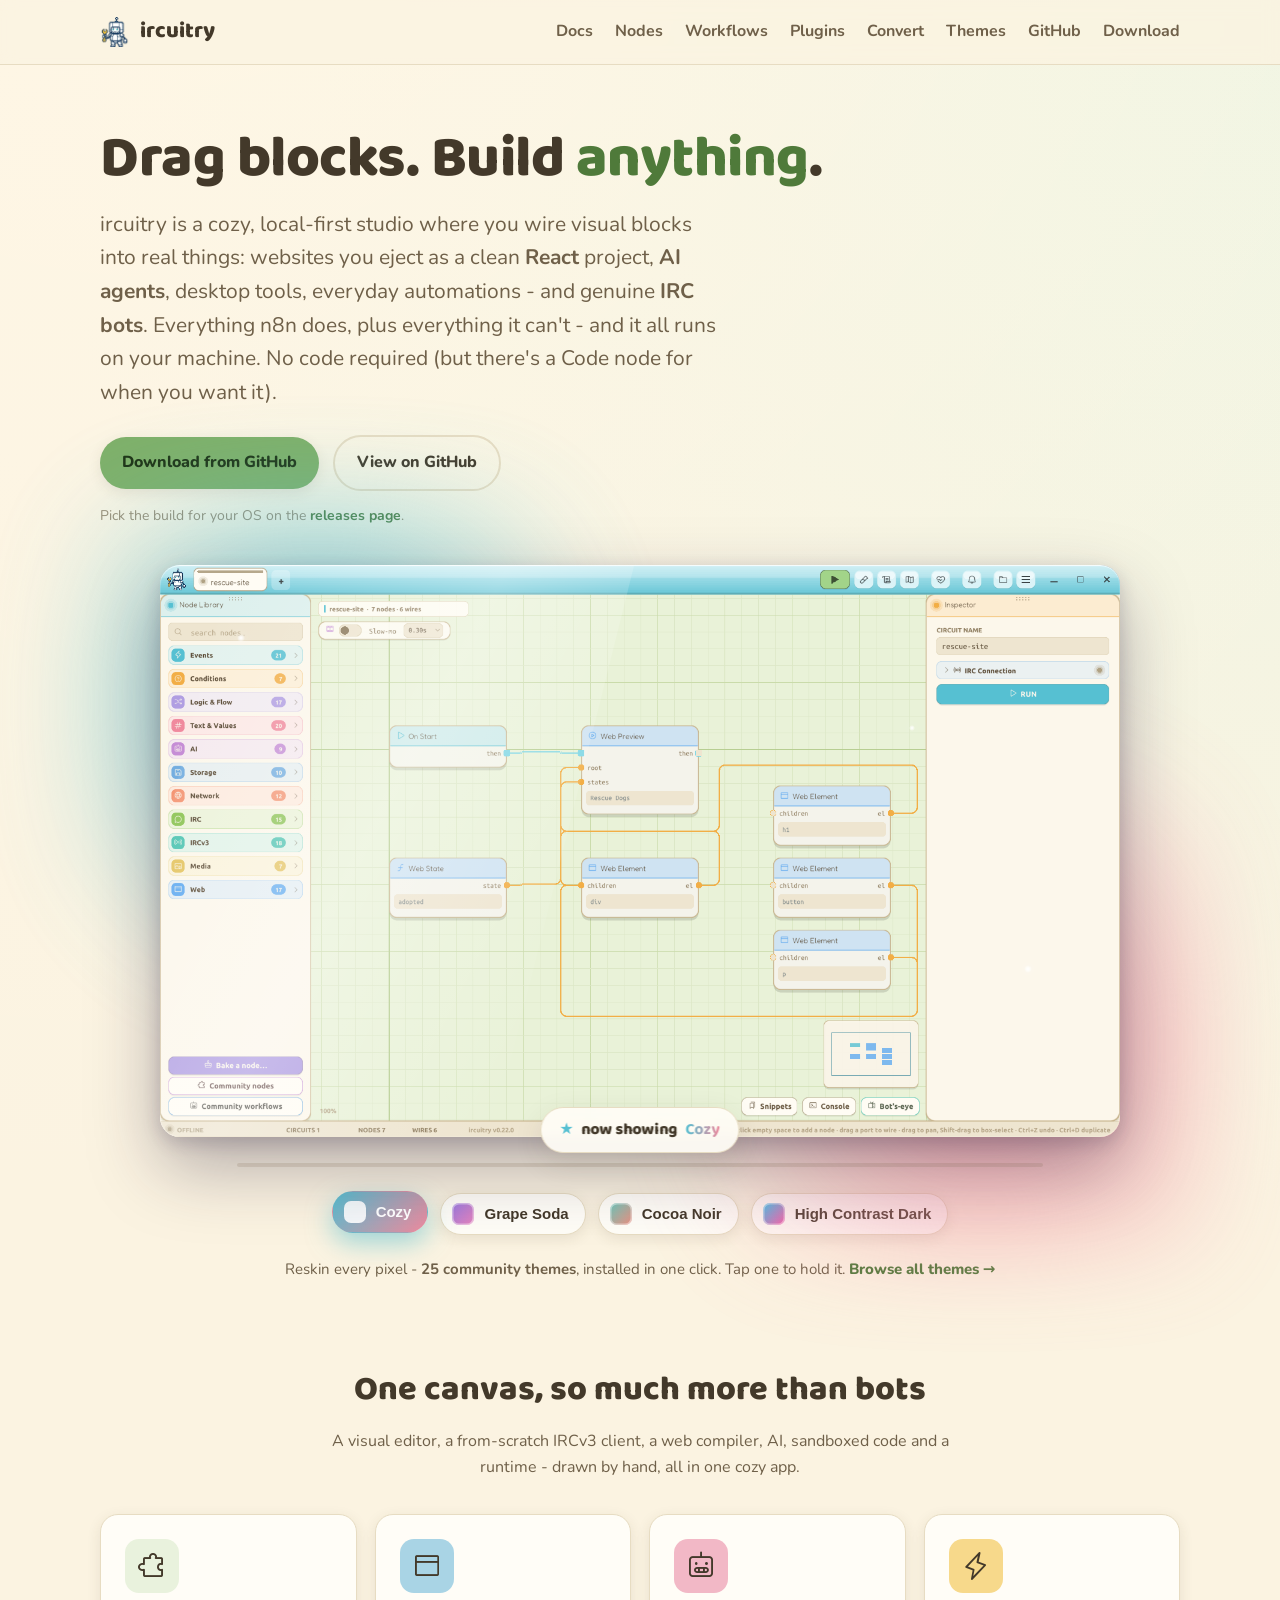
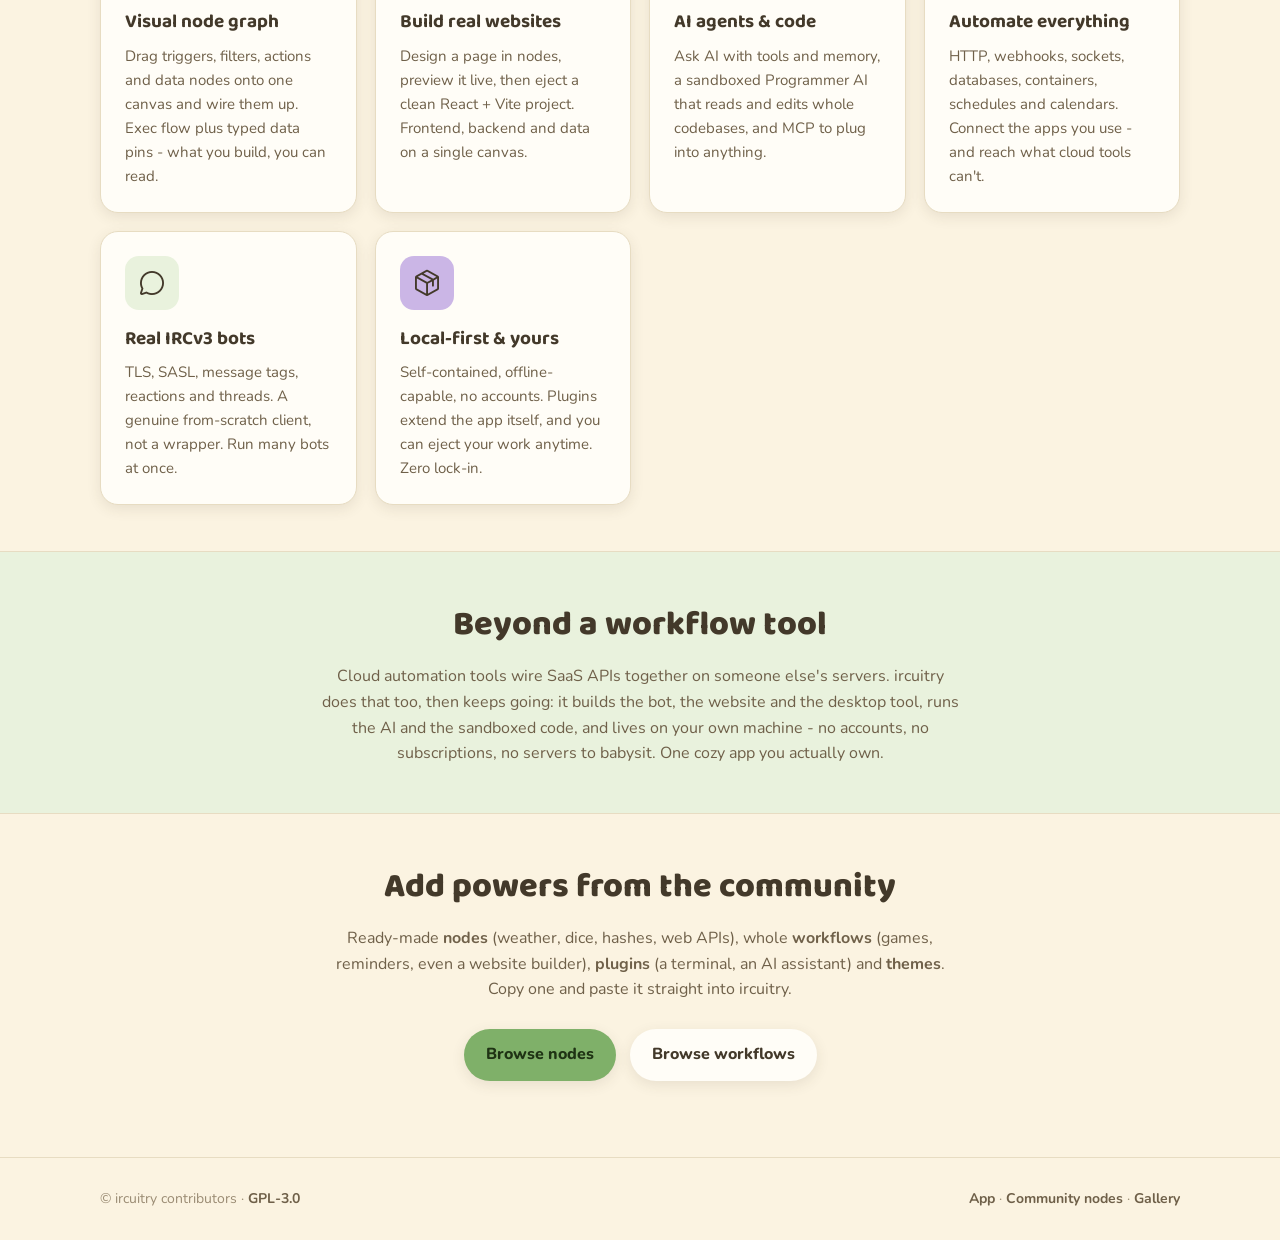
<file: index.html>
<!DOCTYPE html>
<html lang="en">
<head>
  <meta charset="utf-8">
  <meta name="viewport" content="width=device-width, initial-scale=1">
  <title data-zh="ircuitry - 用积木构建网站、AI、自动化与机器人">ircuitry - build sites, agents, automations and bots</title>
  <meta name="description" data-zh="ircuitry 是一个温馨的本地优先可视化工作室。用积木连接出真正的网站（可导出为 React）、AI 智能体、日常自动化，也包括 IRC 机器人，n8n 能做的它都能做，而且更多，全部在你的设备上运行。免费开源。" content="ircuitry is a cozy, local-first visual studio. Wire blocks into real websites you eject as React, AI agents, everyday automations - and IRC bots too. Everything n8n does and more, all on your machine. Free and open source.">
  <link rel="icon" type="image/png" href="assets/favicon.png">
  <meta property="og:title" content="ircuitry - build sites, agents, automations and bots">
  <meta property="og:description" content="A cozy, local-first visual studio. Wire blocks into websites, AI agents, automations and bots. Everything n8n does and more. Free and open source.">
  <meta property="og:image" content="assets/theme-cozy.png">
  <meta property="og:type" content="website">
  <link rel="preconnect" href="https://fonts.googleapis.com">
  <link rel="preconnect" href="https://fonts.gstatic.com" crossorigin>
  <link href="https://fonts.googleapis.com/css2?family=Baloo+2:wght@600;700;800&family=Nunito:wght@400;600;700;800&display=swap" rel="stylesheet">
  <link rel="stylesheet" href="assets/phosphor.css">
  <link rel="stylesheet" href="assets/style.css?v=22">
  <script src="assets/i18n.js?v=2"></script>
</head>
<body>
  <nav class="nav">
    <div class="wrap">
      <a class="brand" href="./"><img src="assets/icon-256.png" alt=""> ircuitry</a>
      <div class="links">
        <a href="docs.html" data-zh="文档">Docs</a><a href="nodes.html" data-zh="节点">Nodes</a>
        <a href="workflows.html" data-zh="工作流">Workflows</a><a href="plugins.html" data-zh="插件">Plugins</a><a href="convert.html" data-zh="转换">Convert</a><a href="themes.html" data-zh="主题">Themes</a>
        <a class="hide-sm" href="https://github.com/ircuitry/ircuitry">GitHub</a>
        <a class="hide-sm" href="https://github.com/ircuitry/ircuitry/releases/latest" data-zh="下载">Download</a>
      </div>
    </div>
  </nav>

  <header class="hero">
    <div class="wrap">
      <h1 data-zh="拖拽积木，构建<span class='leaf'>一切</span>。">Drag blocks. Build <span class="leaf">anything</span>.</h1>
      <p class="lead" data-zh="ircuitry 是一个温馨的本地优先工作室，你用可视化积木连接出真实的东西：可导出为干净 <b>React</b> 项目的网站、<b>AI 智能体</b>、桌面工具、日常自动化，以及真正的 <b>IRC 机器人</b>。n8n 能做的它都能做，它做不到的也能做，而且全部在你的设备上运行。无需写代码（需要时也有代码节点）。">
        ircuitry is a cozy, local-first studio where you wire visual blocks into real things:
        websites you eject as a clean <b>React</b> project, <b>AI agents</b>, desktop tools, everyday
        automations - and genuine <b>IRC bots</b>. Everything n8n does, plus everything it can't - and it
        all runs on your machine. No code required (but there's a Code node for when you want it).
      </p>
      <div class="btn-row" id="download">
        <a class="btn primary" href="https://github.com/ircuitry/ircuitry/releases/latest" data-zh="下载">Download</a>
        <a class="btn ghost" href="https://github.com/ircuitry/ircuitry" data-zh="在 GitHub 查看">View on GitHub</a>
      </div>
      <p class="altlinks" id="dl-extra" data-zh="免费开源（GPLv3）。自包含，无需云端，无锁定。">Free and open source (GPLv3). Self-contained, no cloud, no lock-in.</p>

      <div class="tv" id="tv">
        <div class="tv-stage" id="tvStage">
          <div class="tv-glow" aria-hidden="true"></div>
          <div class="tv-frame">
            <div class="tv-screens" id="tvScreens"></div>
            <div class="tv-sheen" aria-hidden="true"></div>
            <div class="tv-spark s1"></div><div class="tv-spark s2"></div><div class="tv-spark s3"></div>
          </div>
          <div class="tv-badge"><span class="star">&#9733;</span> <span data-zh="正在展示">now showing</span> <b id="tvName">Cozy</b></div>
          <div class="tv-bar"><i id="tvBar"></i></div>
        </div>
        <div class="tv-chips" id="tvChips"></div>
        <p class="tv-cap" data-zh="重塑每一个像素 - <b>25 款社区主题</b>，一键安装。点一下即可定住。<a href='themes.html'>浏览全部主题 &rarr;</a>">Reskin every pixel - <b>25 community themes</b>, installed in one click. Tap one to hold it. <a href="themes.html">Browse all themes &rarr;</a></p>
      </div>
    </div>
  </header>

  <section>
    <div class="wrap">
      <h2 class="section-title" data-zh="一块画布，远不止机器人">One canvas, so much more than bots</h2>
      <p class="section-sub" data-zh="可视化编辑器、从零写就的 IRCv3 客户端、网页编译器、AI、沙盒代码和运行时 - 全部手工打造，集于一个温馨的应用。">A visual editor, a from-scratch IRCv3 client, a web compiler, AI, sandboxed code and a runtime - drawn by hand, all in one cozy app.</p>
      <div class="features">
        <div class="feature"><div class="ic c-leaf"><i class="ph ph-puzzle-piece"></i></div><h3 data-zh="可视化节点图">Visual node graph</h3><p data-zh="把触发器、过滤器、动作和数据节点拖到一块画布上连起来。执行流加上带类型的数据引脚 - 你搭建的东西，自己就能读懂。">Drag triggers, filters, actions and data nodes onto one canvas and wire them up. Exec flow plus typed data pins - what you build, you can read.</p></div>
        <div class="feature"><div class="ic c-blue"><i class="ph ph-browser"></i></div><h3 data-zh="构建真实网站">Build real websites</h3><p data-zh="用节点设计页面，实时预览，再导出为干净的 React + Vite 项目。前端、后端和数据，都在同一块画布上。">Design a page in nodes, preview it live, then eject a clean React + Vite project. Frontend, backend and data on a single canvas.</p></div>
        <div class="feature"><div class="ic c-pink"><i class="ph ph-robot"></i></div><h3 data-zh="AI 智能体与代码">AI agents &amp; code</h3><p data-zh="带工具和记忆的 Ask AI、能读写整个代码库的沙盒程序员 AI，以及可接入任何东西的 MCP。">Ask AI with tools and memory, a sandboxed Programmer AI that reads and edits whole codebases, and MCP to plug into anything.</p></div>
        <div class="feature"><div class="ic c-yellow"><i class="ph ph-lightning"></i></div><h3 data-zh="自动化一切">Automate everything</h3><p data-zh="HTTP、webhook、套接字、数据库、容器、定时任务和日历。连接你在用的应用 - 也能触及云端工具够不到的地方。">HTTP, webhooks, sockets, databases, containers, schedules and calendars. Connect the apps you use - and reach what cloud tools can't.</p></div>
        <div class="feature"><div class="ic c-leaf"><i class="ph ph-chat-circle"></i></div><h3 data-zh="真正的 IRCv3 机器人">Real IRCv3 bots</h3><p data-zh="TLS、SASL、消息标签、表情反应和线程回复。一个从零写就的真正客户端，不是套壳。可同时运行多个机器人。">TLS, SASL, message tags, reactions and threads. A genuine from-scratch client, not a wrapper. Run many bots at once.</p></div>
        <div class="feature"><div class="ic c-lilac"><i class="ph ph-package"></i></div><h3 data-zh="本地优先，归你所有">Local-first &amp; yours</h3><p data-zh="自包含、可离线、无需账户。插件能扩展应用本身，你也能随时导出自己的成果。零锁定。">Self-contained, offline-capable, no accounts. Plugins extend the app itself, and you can eject your work anytime. Zero lock-in.</p></div>
      </div>
    </div>
  </section>

  <section class="band">
    <div class="wrap" style="text-align:center; max-width:760px;">
      <h2 class="section-title" data-zh="不只是工作流工具">Beyond a workflow tool</h2>
      <p class="section-sub" data-zh="云端自动化工具在别人的服务器上把各种 SaaS API 连接起来。ircuitry 也能做到，然后更进一步：它能构建机器人、网站和桌面工具，运行 AI 和沙盒代码，而且就在你自己的设备上运行 - 无需账户、无需订阅、无需照看服务器。一个真正属于你的温馨应用。">
        Cloud automation tools wire SaaS APIs together on someone else's servers. ircuitry does that too,
        then keeps going: it builds the bot, the website and the desktop tool, runs the AI and the
        sandboxed code, and lives on your own machine - no accounts, no subscriptions, no servers to
        babysit. One cozy app you actually own.
      </p>
    </div>
  </section>

  <section>
    <div class="wrap" style="text-align:center;">
      <h2 class="section-title" data-zh="从社区获得更多能力">Add powers from the community</h2>
      <p class="section-sub" style="margin-bottom:26px;" data-zh="现成的<b>节点</b>（天气、骰子、哈希、网络 API）、整套<b>工作流</b>（游戏、提醒，甚至一个网站生成器）、<b>插件</b>（终端、AI 助手）和<b>主题</b>。复制一个，直接粘贴进 ircuitry。">
        Ready-made <b>nodes</b> (weather, dice, hashes, web APIs), whole <b>workflows</b> (games,
        reminders, even a website builder), <b>plugins</b> (a terminal, an AI assistant) and <b>themes</b>.
        Copy one and paste it straight into ircuitry.
      </p>
      <div class="btn-row" style="justify-content:center;">
        <a class="btn primary" href="nodes.html" data-zh="浏览节点">Browse nodes</a>
        <a class="btn" href="workflows.html" data-zh="浏览工作流">Browse workflows</a>
      </div>
    </div>
  </section>

  <footer>
    <div class="wrap">
      <span>© ircuitry contributors · <a href="https://github.com/ircuitry/ircuitry/blob/main/LICENSE">GPL-3.0</a></span>
      <span>
        <a href="https://github.com/ircuitry/ircuitry" data-zh="应用">App</a> ·
        <a href="https://github.com/ircuitry/community-nodes" data-zh="社区节点">Community nodes</a> ·
        <a href="nodes.html" data-zh="作品集">Gallery</a>
      </span>
    </div>
  </footer>

  <div class="toast" id="toast"></div>
  <script src="assets/app.js?v=26"></script>
</body>
</html>
</file>
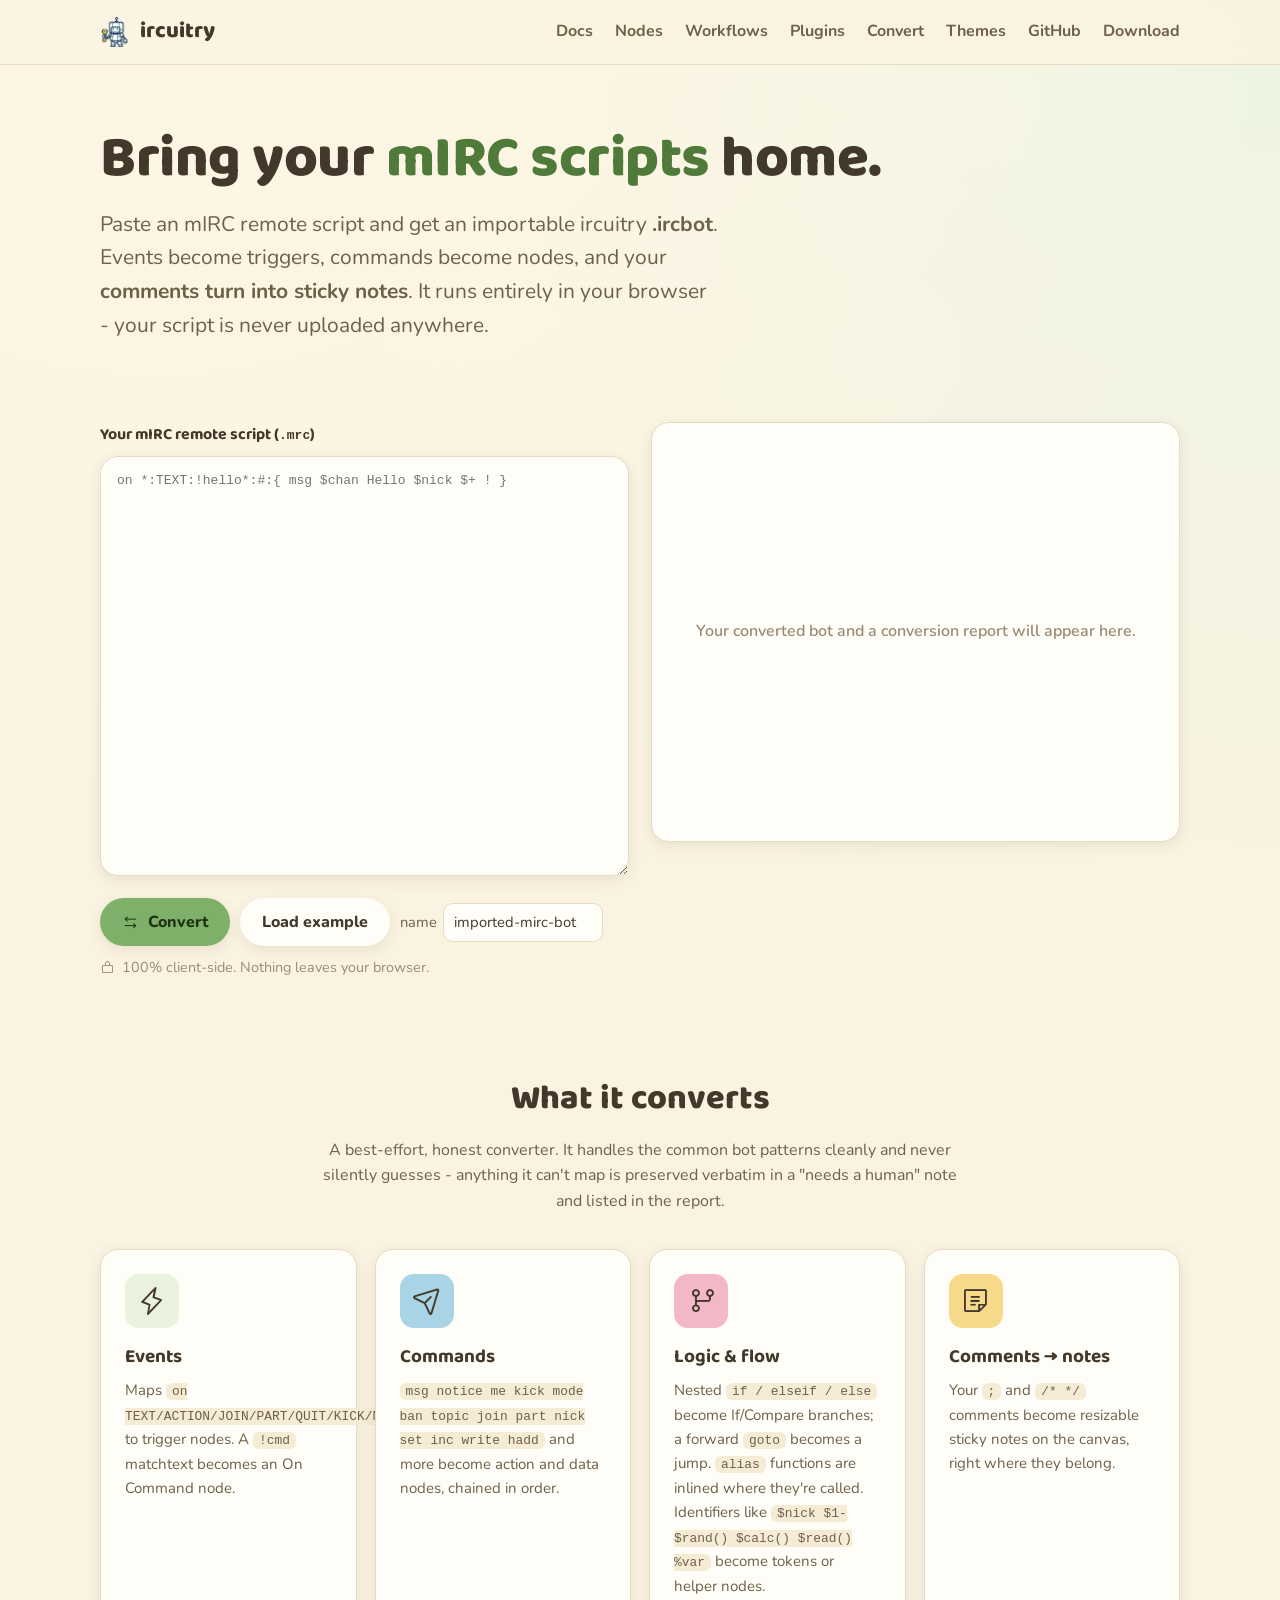
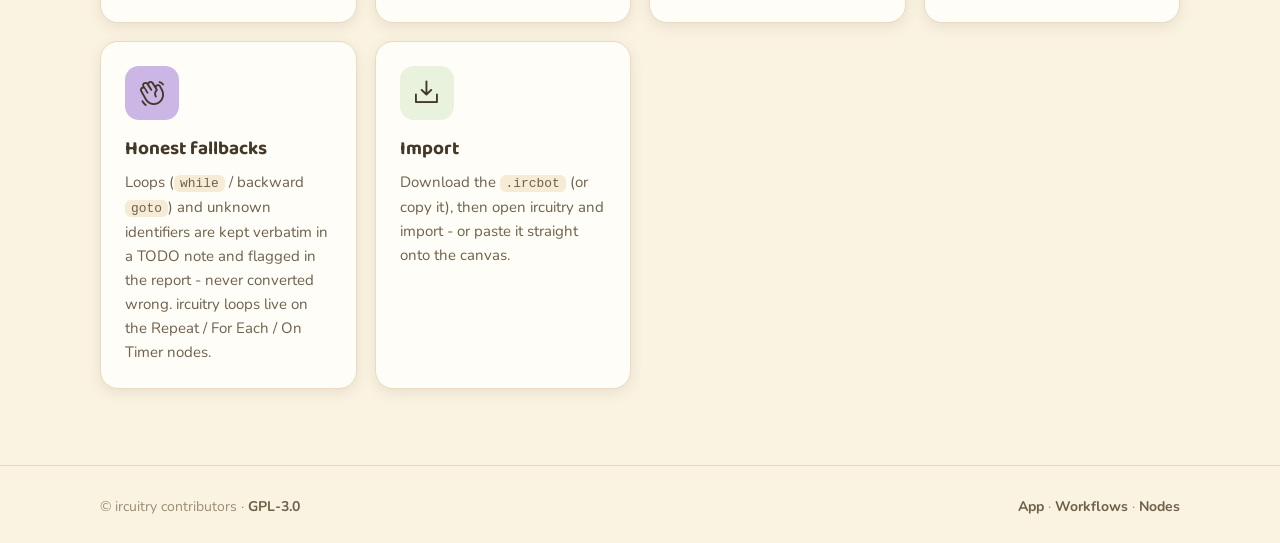
<file: convert.html>
<!DOCTYPE html>
<html lang="en">
<head>
  <meta charset="utf-8">
  <meta name="viewport" content="width=device-width, initial-scale=1">
  <title data-zh="ircuitry - mIRC 脚本转换器">ircuitry - mIRC script converter</title>
  <meta name="description" content="Paste an mIRC remote script and get an importable ircuitry .ircbot file. Comments become sticky notes. Runs entirely in your browser - nothing is uploaded.">
  <link rel="icon" type="image/png" href="assets/favicon.png">
  <meta property="og:title" content="ircuitry - mIRC script converter">
  <meta property="og:description" content="Turn an mIRC remote script into an importable ircuitry bot, in your browser.">
  <meta property="og:image" content="assets/theme-cozy.png">
  <link rel="preconnect" href="https://fonts.googleapis.com">
  <link rel="preconnect" href="https://fonts.gstatic.com" crossorigin>
  <link href="https://fonts.googleapis.com/css2?family=Baloo+2:wght@600;700;800&family=Nunito:wght@400;600;700;800&display=swap" rel="stylesheet">
  <link rel="stylesheet" href="assets/phosphor.css">
  <link rel="stylesheet" href="assets/style.css?v=22">
  <style>
    .conv-grid { display:grid; grid-template-columns:1fr 1fr; gap:22px; align-items:start; }
    @media (max-width:820px){ .conv-grid{ grid-template-columns:1fr; } }
    .conv label { display:block; font-family:var(--font-head); font-weight:700; color:var(--ink); margin:0 0 8px; }
    .conv textarea {
      width:100%; height:420px; resize:vertical; padding:14px 16px; border:1.5px solid var(--line);
      border-radius:var(--radius); background:var(--card); color:var(--ink); font:13px/1.55 ui-monospace,"SFMono-Regular",Menlo,Consolas,monospace;
      box-shadow:var(--shadow-sm); outline:none;
    }
    .conv textarea:focus { border-color:var(--leaf); }
    .conv .toolbar { display:flex; flex-wrap:wrap; gap:10px; align-items:center; margin-top:14px; }
    .conv .nm { display:inline-flex; align-items:center; gap:6px; color:var(--ink-soft); font-size:.92rem; }
    .conv .nm input { padding:7px 10px; border:1.5px solid var(--line); border-radius:10px; background:var(--card); color:var(--ink); font:inherit; width:160px; }
    .out { min-height:420px; border:1.5px solid var(--line); border-radius:var(--radius); background:var(--card); box-shadow:var(--shadow-sm); padding:18px 20px; }
    .out.empty { display:flex; align-items:center; justify-content:center; text-align:center; color:var(--ink-faint); }
    .out h3 { font-family:var(--font-head); margin:0 0 4px; }
    .pill { display:inline-block; background:var(--leaf-bg); color:var(--leaf-deep); border-radius:999px; padding:3px 12px; font-weight:700; font-size:.9rem; margin-bottom:14px; }
    .ev { list-style:none; margin:6px 0 0; padding:0; }
    .ev li { display:flex; gap:8px; padding:7px 0; border-top:1px dashed var(--line); font-size:.94rem; }
    .ev li:first-child { border-top:0; }
    .ev .res { color:var(--ink-soft); margin-left:auto; text-align:right; white-space:nowrap; }
    .ev .ok i { color:var(--leaf-deep); } .ev .todo i { color:#c98a2b; }
    details.warns { margin-top:14px; } details.warns summary { cursor:pointer; color:#a9762a; font-weight:700; }
    details.warns ul { margin:8px 0 0 18px; color:var(--ink-soft); font-size:.9rem; }
    .out .btn-row { margin-top:18px; }
    .err { color:#b4452f; font-weight:700; }
    .explain .feature p code, .conv p code { background:var(--paper-2); padding:1px 6px; border-radius:6px; font-size:.86em; }
    .privacy { color:var(--ink-faint); font-size:.9rem; margin-top:10px; display:flex; align-items:center; gap:7px; }
  </style>
  <script src="assets/i18n.js?v=2"></script>
</head>
<body>
  <nav class="nav">
    <div class="wrap">
      <a class="brand" href="./"><img src="assets/icon-256.png" alt=""> ircuitry</a>
      <div class="links">
        <a href="docs.html" data-zh="文档">Docs</a><a href="nodes.html" data-zh="节点">Nodes</a>
        <a href="workflows.html" data-zh="工作流">Workflows</a><a href="plugins.html" data-zh="插件">Plugins</a><a href="convert.html" data-zh="转换">Convert</a><a href="themes.html" data-zh="主题">Themes</a>
        <a class="hide-sm" href="https://github.com/ircuitry/ircuitry">GitHub</a>
        <a class="hide-sm" href="https://github.com/ircuitry/ircuitry/releases/latest" data-zh="下载">Download</a>
      </div>
    </div>
  </nav>

  <header class="hero" style="padding-bottom:8px;">
    <div class="wrap">
      <h1 data-zh="把你的 <span class='leaf'>mIRC 脚本</span> 带回家。">Bring your <span class="leaf">mIRC scripts</span> home.</h1>
      <p class="lead" data-zh="粘贴一段 mIRC remote 脚本，得到可导入的 ircuitry <b>.ircbot</b>。事件变成触发器，命令变成节点，你的<b>注释变成便利贴</b>。它完全在你的浏览器中运行 - 你的脚本不会被上传到任何地方。">
        Paste an mIRC remote script and get an importable ircuitry <b>.ircbot</b>. Events become triggers,
        commands become nodes, and your <b>comments turn into sticky notes</b>. It runs entirely in your
        browser - your script is never uploaded anywhere.
      </p>
    </div>
  </header>

  <section>
    <div class="wrap conv">
      <div class="conv-grid">
        <div>
          <label for="src" data-zh="你的 mIRC remote 脚本（<code>.mrc</code>）">Your mIRC remote script (<code>.mrc</code>)</label>
          <textarea id="src" spellcheck="false" placeholder="on *:TEXT:!hello*:#:{ msg $chan Hello $nick $+ ! }"></textarea>
          <div class="toolbar">
            <button class="btn primary" id="go" data-zh="<i class='ph ph-arrows-left-right'></i> 转换"><i class="ph ph-arrows-left-right"></i> Convert</button>
            <button class="btn" id="ex" data-zh="加载示例">Load example</button>
            <span class="nm"><span data-zh="名称">name</span> <input id="name" value="imported-mirc-bot" spellcheck="false"></span>
          </div>
          <p class="privacy" data-zh="<i class='ph ph-lock-simple'></i> 100% 客户端运行。没有任何内容离开你的浏览器。"><i class="ph ph-lock-simple"></i> 100% client-side. Nothing leaves your browser.</p>
        </div>
        <div>
          <div id="out" class="out empty" data-zh="你转换后的机器人和转换报告将显示在这里。">Your converted bot and a conversion report will appear here.</div>
        </div>
      </div>
    </div>
  </section>

  <section class="explain">
    <div class="wrap">
      <h2 class="section-title" data-zh="它能转换什么">What it converts</h2>
      <p class="section-sub" data-zh="尽力而为、诚实的转换器。它能干净地处理常见的机器人模式，绝不会悄悄猜测 - 任何无法映射的内容都会原样保留在「需要人工」的注释中，并列在报告里。">A best-effort, honest converter. It handles the common bot patterns cleanly and never silently guesses - anything it can't map is preserved verbatim in a "needs a human" note and listed in the report.</p>
      <div class="features">
        <div class="feature"><div class="ic c-leaf"><i class="ph ph-lightning"></i></div><h3 data-zh="事件">Events</h3><p>Maps <code>on TEXT/ACTION/JOIN/PART/QUIT/KICK/NICK/MODE/NOTICE/INVITE/CONNECT</code> to trigger nodes. A <code>!cmd</code> matchtext becomes an On Command node.</p></div>
        <div class="feature"><div class="ic c-blue"><i class="ph ph-paper-plane-tilt"></i></div><h3 data-zh="命令">Commands</h3><p><code>msg notice me kick mode ban topic join part nick set inc write hadd</code> and more become action and data nodes, chained in order.</p></div>
        <div class="feature"><div class="ic c-pink"><i class="ph ph-git-branch"></i></div><h3 data-zh="逻辑与流程">Logic &amp; flow</h3><p>Nested <code>if / elseif / else</code> become If/Compare branches; a forward <code>goto</code> becomes a jump. <code>alias</code> functions are inlined where they're called. Identifiers like <code>$nick $1- $rand() $calc() $read() %var</code> become tokens or helper nodes.</p></div>
        <div class="feature"><div class="ic c-yellow"><i class="ph ph-note"></i></div><h3 data-zh="注释 &rarr; 便利贴">Comments &rarr; notes</h3><p>Your <code>;</code> and <code>/* */</code> comments become resizable sticky notes on the canvas, right where they belong.</p></div>
        <div class="feature"><div class="ic c-lilac"><i class="ph ph-hand-waving"></i></div><h3 data-zh="诚实的回退">Honest fallbacks</h3><p>Loops (<code>while</code> / backward <code>goto</code>) and unknown identifiers are kept verbatim in a TODO note and flagged in the report - never converted wrong. ircuitry loops live on the Repeat / For Each / On Timer nodes.</p></div>
        <div class="feature"><div class="ic c-leaf"><i class="ph ph-download-simple"></i></div><h3 data-zh="导入">Import</h3><p>Download the <code>.ircbot</code> (or copy it), then open ircuitry and import - or paste it straight onto the canvas.</p></div>
      </div>
    </div>
  </section>

  <footer>
    <div class="wrap">
      <span>© ircuitry contributors · <a href="https://github.com/ircuitry/ircuitry/blob/main/LICENSE">GPL-3.0</a></span>
      <span>
        <a href="https://github.com/ircuitry/ircuitry" data-zh="应用">App</a> ·
        <a href="workflows.html" data-zh="工作流">Workflows</a> ·
        <a href="nodes.html" data-zh="节点">Nodes</a>
      </span>
    </div>
  </footer>

  <div class="toast" id="toast"></div>
  <script src="assets/mirc2ircbot.js?v=3"></script>
  <script>
  (function () {
    var $ = function (id) { return document.getElementById(id); };
    var last = null;
    var EXAMPLE = [
      "; A cozy little channel bot.",
      "; Greets newcomers and answers a couple of commands.",
      "",
      "on *:JOIN:#:{ msg $chan Welcome $nick $+ , make yourself at home! }",
      "",
      "on *:TEXT:!hello*:#:{ msg $chan Hello $nick $+ ! }",
      "",
      "; the magic 8-ball",
      "on *:TEXT:!8ball*:#:{",
      "  if (yes isin $1-) { msg $chan Definitely, $nick }",
      "  else { notice $nick Ask again later }",
      "}",
      "",
      "on *:TEXT:!op*:#:{ mode $chan +o $nick }"
    ].join("\n");

    function toast(msg) {
      var t = $("toast"); if (!t) { return; } t.textContent = msg; t.classList.add("show");
      setTimeout(function () { t.classList.remove("show"); }, 1800);
    }
    function esc(s) { return String(s).replace(/[&<>]/g, function (c) { return ({ "&": "&amp;", "<": "&lt;", ">": "&gt;" })[c]; }); }

    function render(res) {
      var r = res.report, out = $("out"); out.classList.remove("empty");
      var html = '<span class="pill">' + esc(r.summary) + '</span>';
      html += '<h3>Conversion report</h3>';
      if (r.events.length) {
        html += '<ul class="ev">';
        r.events.forEach(function (e) {
          var todo = /note|manual|TODO|control flow|condition/i.test(e.result);
          html += '<li class="' + (todo ? "todo" : "ok") + '"><span><i class="ph ' + (todo ? "ph-note-pencil" : "ph-check-circle") + '"></i> ' + esc(e.name) + '</span><span class="res">' + esc(e.result) + '</span></li>';
        });
        html += '</ul>';
      } else {
        html += '<p class="err">No <code>on</code> events found. Paste an mIRC <em>remote</em> script (the <code>on *:TEXT:...</code> kind).</p>';
      }
      if (r.warnings && r.warnings.length) {
        html += '<details class="warns"><summary>' + r.warnings.length + ' warning(s)</summary><ul>';
        r.warnings.forEach(function (w) { html += "<li>" + esc(w) + "</li>"; });
        html += "</ul></details>";
      }
      html += '<div class="btn-row">' +
        '<button class="btn primary" id="dl"><i class="ph ph-download-simple"></i> Download .ircbot</button>' +
        '<button class="btn" id="cp"><i class="ph ph-copy"></i> Copy JSON</button></div>';
      out.innerHTML = html;
      $("dl").onclick = function () {
        var blob = new Blob([res.json], { type: "application/json" });
        var a = document.createElement("a"); a.href = URL.createObjectURL(blob);
        a.download = res.name + ".ircbot"; document.body.appendChild(a); a.click();
        setTimeout(function () { URL.revokeObjectURL(a.href); a.remove(); }, 100);
      };
      $("cp").onclick = function () {
        navigator.clipboard.writeText(res.json).then(function () { toast("Copied - paste it onto the ircuitry canvas"); },
          function () { toast("Copy failed"); });
      };
    }

    $("go").onclick = function () {
      var src = $("src").value;
      if (!src.trim()) { toast("Paste a script first"); return; }
      try {
        last = window.MircConvert.convert(src, { name: $("name").value || "imported-mirc-bot" });
        render(last);
      } catch (e) {
        $("out").classList.remove("empty");
        $("out").innerHTML = '<p class="err">Sorry - the converter hit an error parsing that script:</p><pre style="white-space:pre-wrap;color:var(--ink-soft)">' + esc(e && e.message || e) + "</pre>";
      }
    };
    $("ex").onclick = function () { $("src").value = EXAMPLE; toast("Example loaded - hit Convert"); };
  })();
  </script>
</body>
</html>
</file>
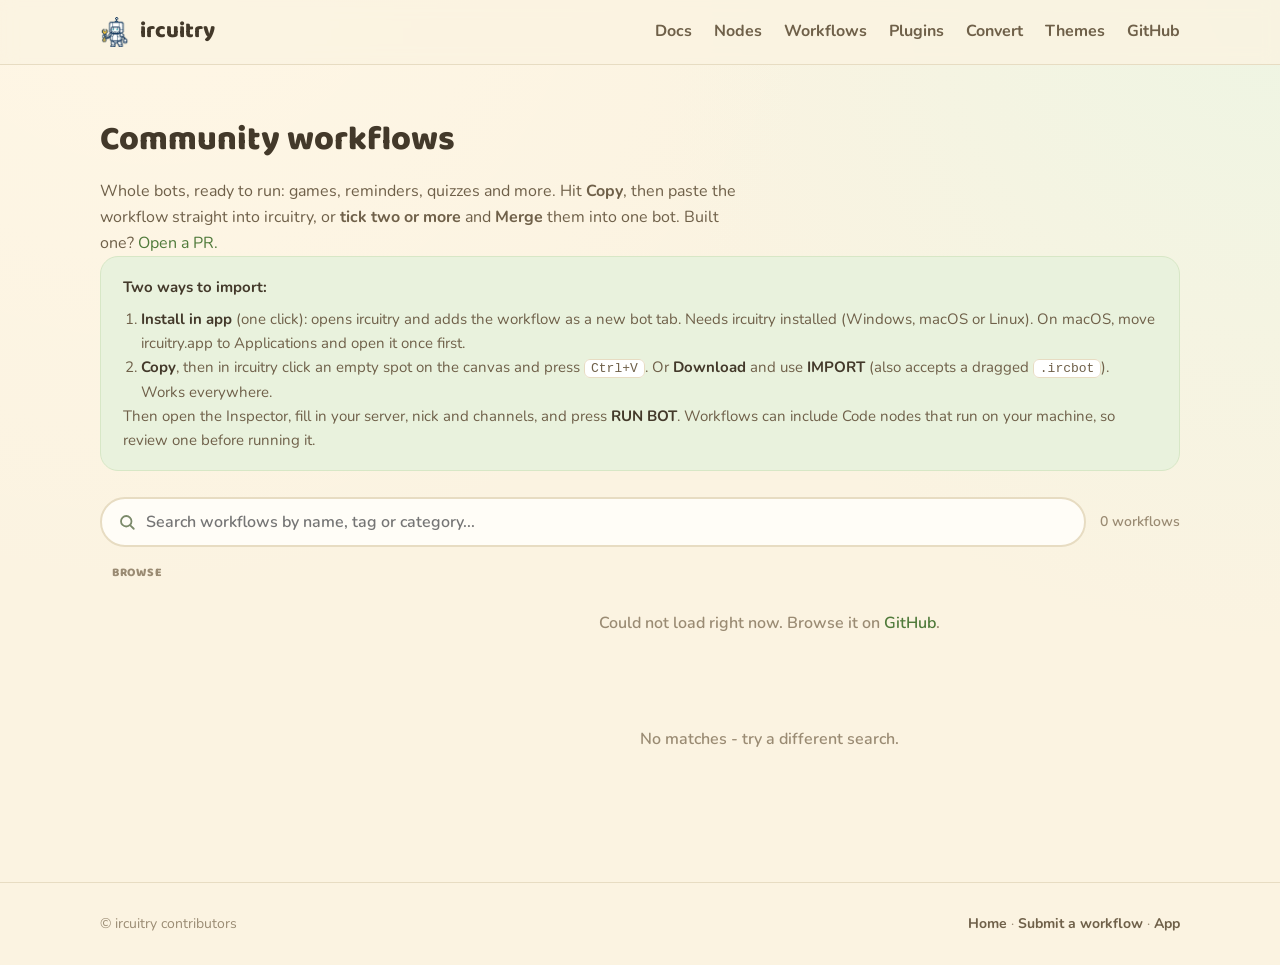
<file: factory.html>
<!DOCTYPE html>
<html lang="en">
<head>
  <meta charset="utf-8">
  <meta name="viewport" content="width=device-width, initial-scale=1">
  <title>Bot Factory - ircuitry</title>
  <meta http-equiv="refresh" content="0; url=workflows.html">
  <link rel="canonical" href="workflows.html">
  <script>location.replace("workflows.html");</script>
</head>
<body>
  <p>The Bot Factory now lives in the <a href="workflows.html">workflows gallery</a> - tick two or more bots and Merge.</p>
</body>
</html>
</file>
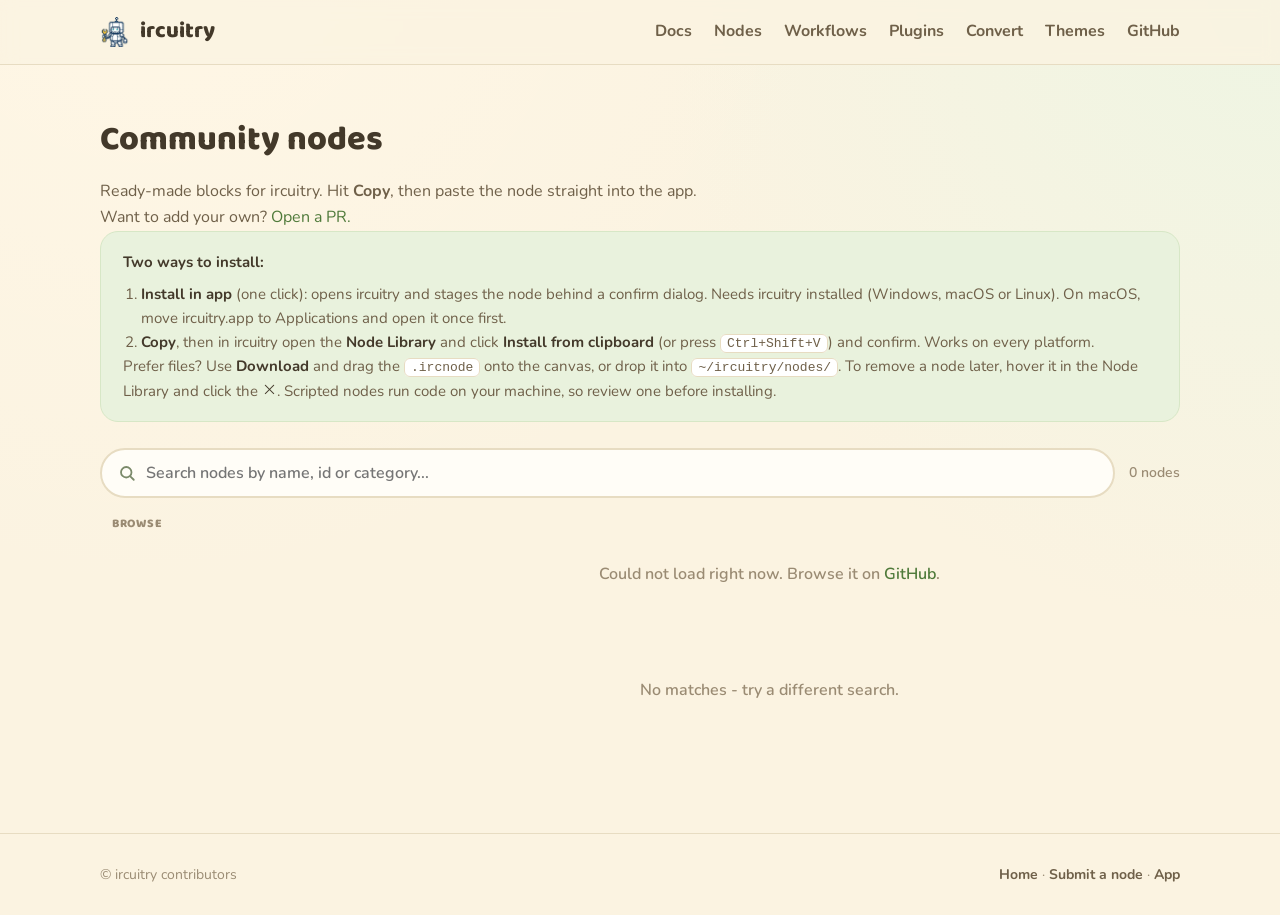
<file: nodes.html>
<!DOCTYPE html>
<html lang="en">
<head>
  <meta charset="utf-8">
  <meta name="viewport" content="width=device-width, initial-scale=1">
  <title data-zh="社区节点 - ircuitry">Community nodes - ircuitry</title>
  <meta name="description" data-zh="浏览 ircuitry 的即插即用社区节点。复制一个，直接粘贴进应用。" content="Browse drop-in community nodes for ircuitry. Copy one and paste it straight into the app.">
  <link rel="icon" type="image/png" href="assets/favicon.png">
  <link rel="preconnect" href="https://fonts.googleapis.com">
  <link rel="preconnect" href="https://fonts.gstatic.com" crossorigin>
  <link href="https://fonts.googleapis.com/css2?family=Baloo+2:wght@600;700;800&family=Nunito:wght@400;600;700;800&display=swap" rel="stylesheet">
  <link rel="stylesheet" href="assets/phosphor.css">
  <link rel="stylesheet" href="assets/style.css?v=22">
  <script src="assets/i18n.js?v=2"></script>
</head>
<body data-gallery="nodes">
  <nav class="nav">
    <div class="wrap">
      <a class="brand" href="./"><img src="assets/icon-256.png" alt=""> ircuitry</a>
      <div class="links">
        
        <a href="docs.html" data-zh="文档">Docs</a><a href="nodes.html" data-zh="节点">Nodes</a>
        <a href="workflows.html" data-zh="工作流">Workflows</a><a href="plugins.html" data-zh="插件">Plugins</a><a href="convert.html" data-zh="转换">Convert</a><a href="themes.html" data-zh="主题">Themes</a>
        <a class="hide-sm" href="https://github.com/ircuitry/ircuitry">GitHub</a>
      </div>
    </div>
  </nav>

  <header class="gallery-head">
    <div class="wrap">
      <h1 class="section-title" style="text-align:left;" data-zh="社区节点">Community nodes</h1>
      <p class="section-sub" style="text-align:left;margin-left:0;" data-zh="ircuitry 的现成积木。点击<b>复制</b>，再把节点直接粘贴进应用。想添加自己的？<a href='https://github.com/ircuitry/community-nodes'>提交 PR。</a>">
        Ready-made blocks for ircuitry. Hit <b>Copy</b>, then paste the node straight into the app.
        Want to add your own? <a href="https://github.com/ircuitry/community-nodes">Open a PR.</a>
      </p>

      <div class="note" data-zh="<b>两种安装方式：</b><ol><li><b>在应用中安装</b>（一键）：打开 ircuitry 并在确认对话框后暂存该节点。需要已安装 ircuitry（Windows、macOS 或 Linux）。在 macOS 上，先把 ircuitry.app 移到「应用程序」并打开一次。</li><li><b>复制</b>，然后在 ircuitry 中打开<b>节点库</b>，点击<b>从剪贴板安装</b>（或按 <code>Ctrl+Shift+V</code>）并确认。在所有平台上都可用。</li></ol>更喜欢文件？使用<b>下载</b>并把 <code>.ircnode</code> 拖到画布上，或放进 <code>~/ircuitry/nodes/</code>。之后要移除节点，在节点库中悬停并点击 <b><i class='ph ph-x'></i></b>。脚本节点会在你的设备上运行代码，安装前请先检查。">
        <b>Two ways to install:</b>
        <ol>
          <li><b>Install in app</b> (one click): opens ircuitry and stages the node behind a confirm dialog. Needs ircuitry installed (Windows, macOS or Linux). On macOS, move ircuitry.app to Applications and open it once first.</li>
          <li><b>Copy</b>, then in ircuitry open the <b>Node Library</b> and click <b>Install from clipboard</b> (or press <code>Ctrl+Shift+V</code>) and confirm. Works on every platform.</li>
        </ol>
        Prefer files? Use <b>Download</b> and drag the <code>.ircnode</code> onto the canvas, or drop it into <code>~/ircuitry/nodes/</code>.
        To remove a node later, hover it in the Node Library and click the <b><i class="ph ph-x"></i></b>.
        Scripted nodes run code on your machine, so review one before installing.
      </div>

      <div class="toolbar">
        <input class="search" id="search" type="search" data-zh-ph="按名称、id 或类别搜索节点..." placeholder="Search nodes by name, id or category...">
        <span class="count" id="count"></span>
      </div>
    </div>
  </header>

  <section class="gallery-body">
    <div class="wrap gallery-layout">
      <aside class="cat-rail">
        <div class="rail-title" data-zh="浏览">Browse</div>
        <nav class="chips" id="chips"></nav>
      </aside>
      <div class="gallery-main">
        <div class="state" id="state" data-zh="正在加载节点...">Loading nodes...</div>
        <div id="grid"></div>
        <div class="empty" id="empty" hidden data-zh="没有匹配项，换个搜索词试试。">No matches - try a different search.</div>
      </div>
    </div>
  </section>

  <footer>
    <div class="wrap">
      <span>© ircuitry contributors</span>
      <span>
        <a href="index.html" data-zh="主页">Home</a> ·
        <a href="https://github.com/ircuitry/community-nodes" data-zh="提交节点">Submit a node</a> ·
        <a href="https://github.com/ircuitry/ircuitry" data-zh="应用">App</a>
      </span>
    </div>
  </footer>

  <div class="toast" id="toast"></div>
  <script src="assets/app.js?v=26"></script>
</body>
</html>
</file>
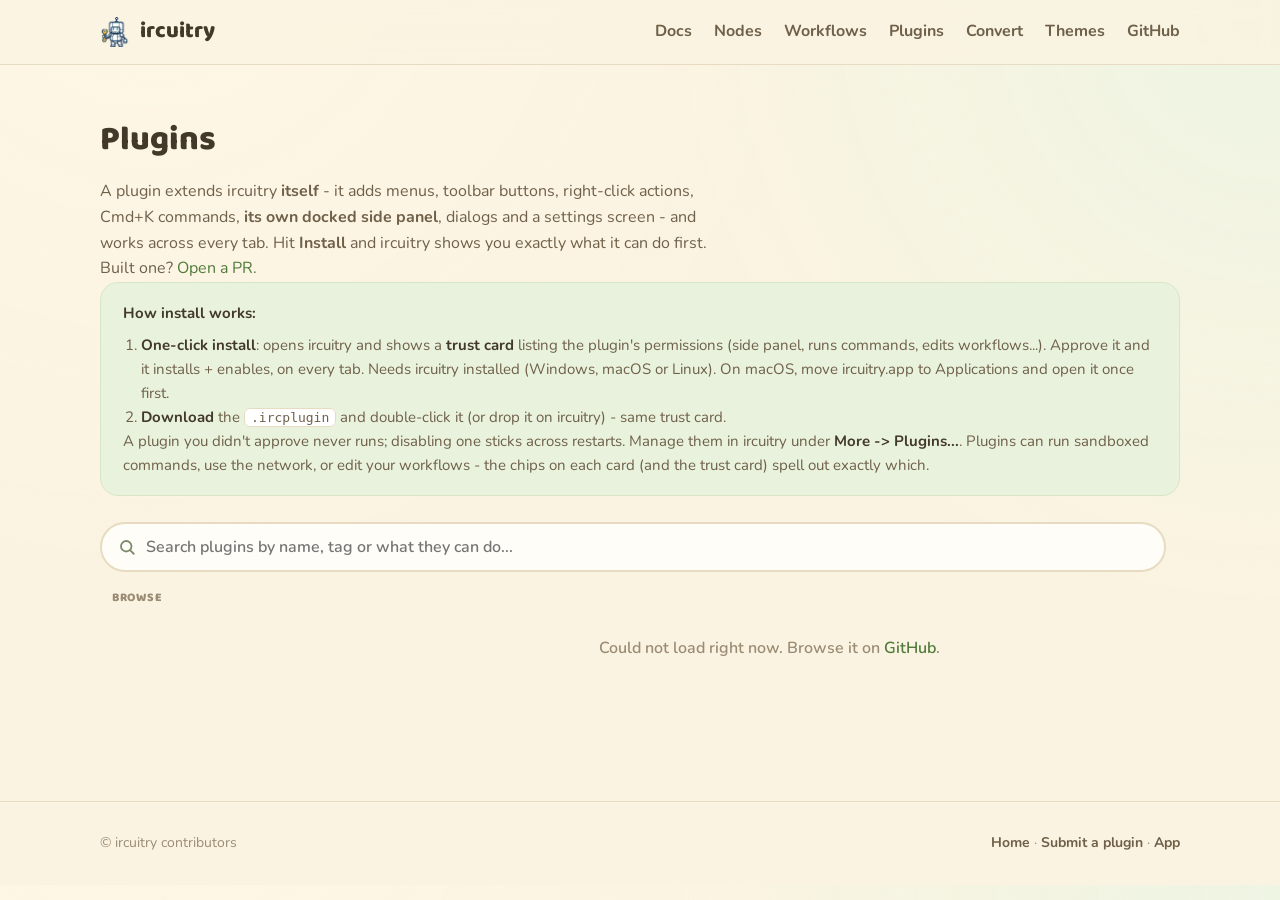
<file: plugins.html>
<!DOCTYPE html>
<html lang="en">
<head>
  <meta charset="utf-8">
  <meta name="viewport" content="width=device-width, initial-scale=1">
  <title data-zh="插件 - ircuitry">Plugins - ircuitry</title>
  <meta name="description" data-zh="扩展 ircuitry 本身的插件：侧边面板、菜单、对话框和设置。一键安装。" content="Plugins that extend ircuitry itself: side panels, menus, dialogs and settings. Install one in a click.">
  <link rel="icon" type="image/png" href="assets/favicon.png">
  <link rel="preconnect" href="https://fonts.googleapis.com">
  <link rel="preconnect" href="https://fonts.gstatic.com" crossorigin>
  <link href="https://fonts.googleapis.com/css2?family=Baloo+2:wght@600;700;800&family=Nunito:wght@400;600;700;800&display=swap" rel="stylesheet">
  <link rel="stylesheet" href="assets/phosphor.css">
  <link rel="stylesheet" href="assets/style.css?v=22">
  <script src="assets/i18n.js?v=2"></script>
</head>
<body data-gallery="plugins">
  <nav class="nav">
    <div class="wrap">
      <a class="brand" href="./"><img src="assets/icon-256.png" alt=""> ircuitry</a>
      <div class="links">
        <a href="docs.html" data-zh="文档">Docs</a><a href="nodes.html" data-zh="节点">Nodes</a>
        <a href="workflows.html" data-zh="工作流">Workflows</a><a href="plugins.html" data-zh="插件">Plugins</a>
        <a href="convert.html" data-zh="转换">Convert</a><a href="themes.html" data-zh="主题">Themes</a>
        <a class="hide-sm" href="https://github.com/ircuitry/ircuitry">GitHub</a>
      </div>
    </div>
  </nav>

  <header class="gallery-head">
    <div class="wrap">
      <h1 class="section-title" style="text-align:left;" data-zh="插件">Plugins</h1>
      <p class="section-sub" style="text-align:left;margin-left:0;" data-zh="插件扩展的是 ircuitry <b>本身</b> - 它会添加菜单、工具栏按钮、右键动作、Cmd+K 命令、<b>专属的停靠侧边面板</b>、对话框和设置界面 - 并在每个标签页中生效。点击<b>安装</b>，ircuitry 会先告诉你它具体能做什么。做了一个？<a href='https://github.com/ircuitry/community-plugins'>提交 PR。</a>">
        A plugin extends ircuitry <b>itself</b> - it adds menus, toolbar buttons, right-click actions, Cmd+K
        commands, <b>its own docked side panel</b>, dialogs and a settings screen - and works across every tab.
        Hit <b>Install</b> and ircuitry shows you exactly what it can do first. Built one?
        <a href="https://github.com/ircuitry/community-plugins">Open a PR.</a>
      </p>

      <div class="note" data-zh="<b>安装方式：</b><ol><li><b>一键安装</b>：打开 ircuitry 并显示一张<b>信任卡片</b>，列出插件的权限（侧边面板、运行命令、编辑工作流……）。批准后即安装并启用，在每个标签页生效。需要已安装 ircuitry（Windows、macOS 或 Linux）。在 macOS 上，先把 ircuitry.app 移到「应用程序」并打开一次。</li><li><b>下载</b> <code>.ircplugin</code> 并双击（或拖到 ircuitry 上）- 同样会显示信任卡片。</li></ol>你没批准的插件永远不会运行；禁用某个插件会在重启后保持。在 ircuitry 的<b>更多 -> 插件…</b>中管理它们。插件可以运行沙盒命令、使用网络或编辑你的工作流 - 每张卡片上的标签（以及信任卡片）会清楚标明具体哪些。">
        <b>How install works:</b>
        <ol>
          <li><b>One-click install</b>: opens ircuitry and shows a <b>trust card</b> listing the plugin's
            permissions (side panel, runs commands, edits workflows...). Approve it and it installs + enables,
            on every tab. Needs ircuitry installed (Windows, macOS or Linux). On macOS, move ircuitry.app to
            Applications and open it once first.</li>
          <li><b>Download</b> the <code>.ircplugin</code> and double-click it (or drop it on ircuitry) - same trust card.</li>
        </ol>
        A plugin you didn't approve never runs; disabling one sticks across restarts. Manage them in ircuitry
        under <b>More -> Plugins...</b>. Plugins can run sandboxed commands, use the network, or edit your
        workflows - the chips on each card (and the trust card) spell out exactly which.
      </div>

      <div class="toolbar">
        <input class="search" id="search" type="search" data-zh-ph="按名称、标签或功能搜索插件..." placeholder="Search plugins by name, tag or what they can do...">
        <span class="count" id="count"></span>
      </div>
    </div>
  </header>

  <section class="gallery-body">
    <div class="wrap gallery-layout">
      <aside class="cat-rail">
        <div class="rail-title" data-zh="浏览">Browse</div>
        <nav class="chips" id="chips"></nav>
      </aside>
      <div class="gallery-main">
        <div class="state" id="state" data-zh="正在加载插件...">Loading plugins...</div>
        <div id="grid"></div>
        <div class="empty" id="empty" hidden data-zh="没有匹配项，换个搜索词试试。">No matches - try a different search.</div>
      </div>
    </div>
  </section>

  <footer>
    <div class="wrap">
      <span>© ircuitry contributors</span>
      <span>
        <a href="index.html" data-zh="主页">Home</a> ·
        <a href="https://github.com/ircuitry/community-plugins" data-zh="提交插件">Submit a plugin</a> ·
        <a href="https://github.com/ircuitry/ircuitry" data-zh="应用">App</a>
      </span>
    </div>
  </footer>

  <div class="toast" id="toast"></div>
  <script src="assets/app.js?v=26"></script>
</body>
</html>
</file>
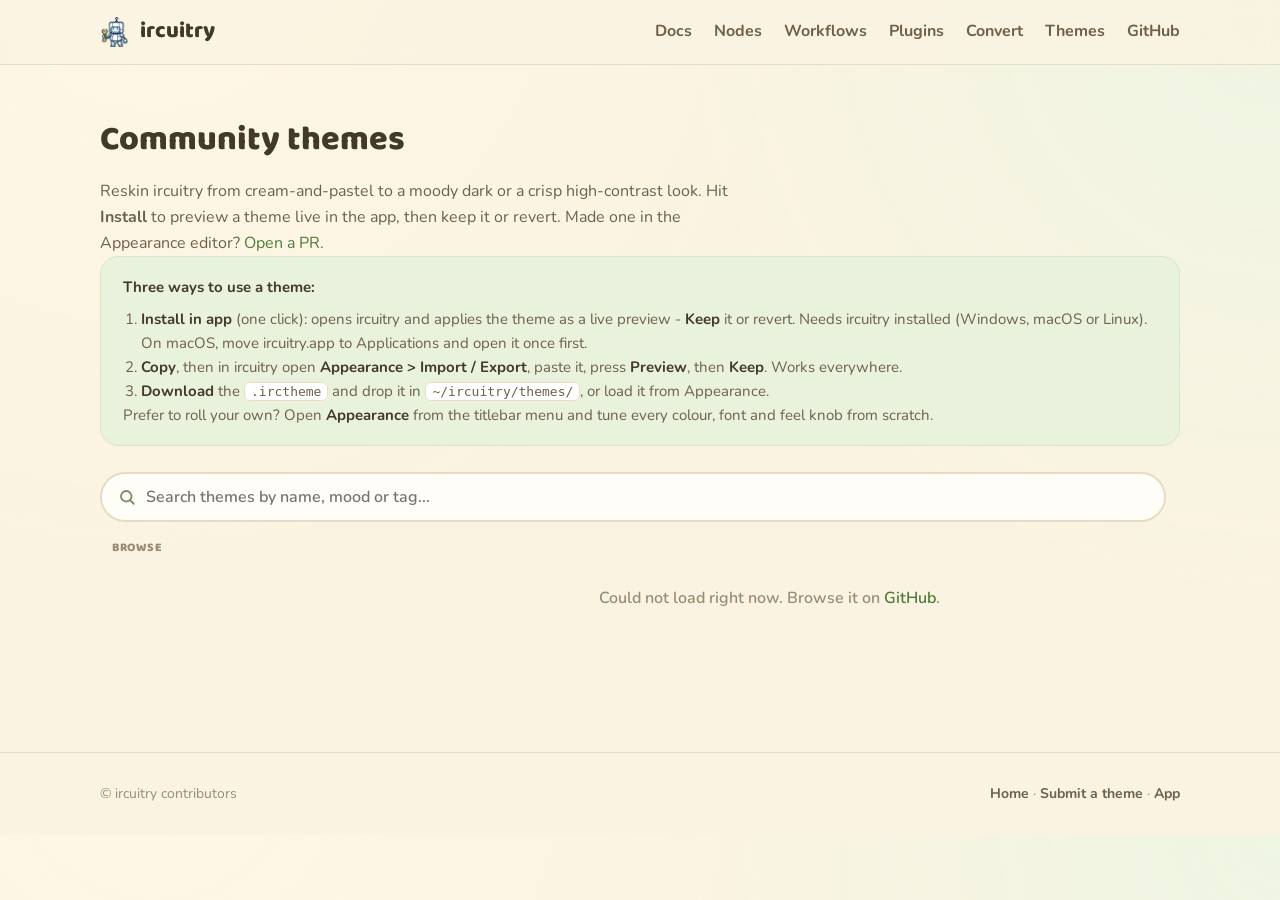
<file: themes.html>
<!DOCTYPE html>
<html lang="en">
<head>
  <meta charset="utf-8">
  <meta name="viewport" content="width=device-width, initial-scale=1">
  <title data-zh="社区主题 - ircuitry">Community themes - ircuitry</title>
  <meta name="description" data-zh="浏览 ircuitry 的温馨、暗色和无障碍主题。安装一个并实时预览，然后保留或还原。" content="Browse cozy, dark and accessible themes for ircuitry. Install one and preview it live, then keep it or revert.">
  <link rel="icon" type="image/png" href="assets/favicon.png">
  <link rel="preconnect" href="https://fonts.googleapis.com">
  <link rel="preconnect" href="https://fonts.gstatic.com" crossorigin>
  <link href="https://fonts.googleapis.com/css2?family=Baloo+2:wght@600;700;800&family=Nunito:wght@400;600;700;800&display=swap" rel="stylesheet">
  <link rel="stylesheet" href="assets/phosphor.css">
  <link rel="stylesheet" href="assets/style.css?v=22">
  <script src="assets/i18n.js?v=2"></script>
</head>
<body data-gallery="themes">
  <nav class="nav">
    <div class="wrap">
      <a class="brand" href="./"><img src="assets/icon-256.png" alt=""> ircuitry</a>
      <div class="links">
        <a href="docs.html" data-zh="文档">Docs</a><a href="nodes.html" data-zh="节点">Nodes</a>
        <a href="workflows.html" data-zh="工作流">Workflows</a><a href="plugins.html" data-zh="插件">Plugins</a><a href="convert.html" data-zh="转换">Convert</a><a href="themes.html" data-zh="主题">Themes</a>
        <a class="hide-sm" href="https://github.com/ircuitry/ircuitry">GitHub</a>
      </div>
    </div>
  </nav>

  <header class="gallery-head">
    <div class="wrap">
      <h1 class="section-title" style="text-align:left;" data-zh="社区主题">Community themes</h1>
      <p class="section-sub" style="text-align:left;margin-left:0;" data-zh="把 ircuitry 从奶油色与柔和粉彩，重塑成沉稳的暗色或清爽的高对比外观。点击<b>安装</b>在应用中实时预览主题，然后保留或还原。在外观编辑器里做了一个？<a href='https://github.com/ircuitry/community-themes'>提交 PR。</a>">
        Reskin ircuitry from cream-and-pastel to a moody dark or a crisp high-contrast look. Hit
        <b>Install</b> to preview a theme live in the app, then keep it or revert. Made one in the
        Appearance editor? <a href="https://github.com/ircuitry/community-themes">Open a PR.</a>
      </p>

      <div class="note" data-zh="<b>使用主题的三种方式：</b><ol><li><b>在应用中安装</b>（一键）：打开 ircuitry 并以实时预览应用主题 - <b>保留</b>或还原。需要已安装 ircuitry（Windows、macOS 或 Linux）。在 macOS 上，先把 ircuitry.app 移到「应用程序」并打开一次。</li><li><b>复制</b>，然后在 ircuitry 中打开<b>外观 &gt; 导入 / 导出</b>，粘贴，按<b>预览</b>，再<b>保留</b>。处处可用。</li><li><b>下载</b> <code>.irctheme</code> 并放进 <code>~/ircuitry/themes/</code>，或从外观中加载。</li></ol>更想自己做一个？从标题栏菜单打开<b>外观</b>，从零调整每一个颜色、字体和质感旋钮。">
        <b>Three ways to use a theme:</b>
        <ol>
          <li><b>Install in app</b> (one click): opens ircuitry and applies the theme as a live preview - <b>Keep</b> it or revert. Needs ircuitry installed (Windows, macOS or Linux). On macOS, move ircuitry.app to Applications and open it once first.</li>
          <li><b>Copy</b>, then in ircuitry open <b>Appearance &gt; Import / Export</b>, paste it, press <b>Preview</b>, then <b>Keep</b>. Works everywhere.</li>
          <li><b>Download</b> the <code>.irctheme</code> and drop it in <code>~/ircuitry/themes/</code>, or load it from Appearance.</li>
        </ol>
        Prefer to roll your own? Open <b>Appearance</b> from the titlebar menu and tune every colour, font and feel knob from scratch.
      </div>

      <div class="toolbar">
        <input class="search" id="search" type="search" data-zh-ph="按名称、风格或标签搜索主题..." placeholder="Search themes by name, mood or tag...">
        <span class="count" id="count"></span>
      </div>
    </div>
  </header>

  <section class="gallery-body">
    <div class="wrap gallery-layout">
      <aside class="cat-rail">
        <div class="rail-title" data-zh="浏览">Browse</div>
        <nav class="chips" id="chips"></nav>
      </aside>
      <div class="gallery-main">
        <div class="state" id="state" data-zh="正在加载主题...">Loading themes...</div>
        <div id="grid"></div>
        <div class="empty" id="empty" hidden data-zh="没有匹配项，换个搜索词试试。">No matches - try a different search.</div>
      </div>
    </div>
  </section>

  <footer>
    <div class="wrap">
      <span>© ircuitry contributors</span>
      <span>
        <a href="index.html" data-zh="主页">Home</a> ·
        <a href="https://github.com/ircuitry/community-themes" data-zh="提交主题">Submit a theme</a> ·
        <a href="https://github.com/ircuitry/ircuitry" data-zh="应用">App</a>
      </span>
    </div>
  </footer>

  <div class="toast" id="toast"></div>
  <script src="assets/app.js?v=26"></script>
</body>
</html>
</file>
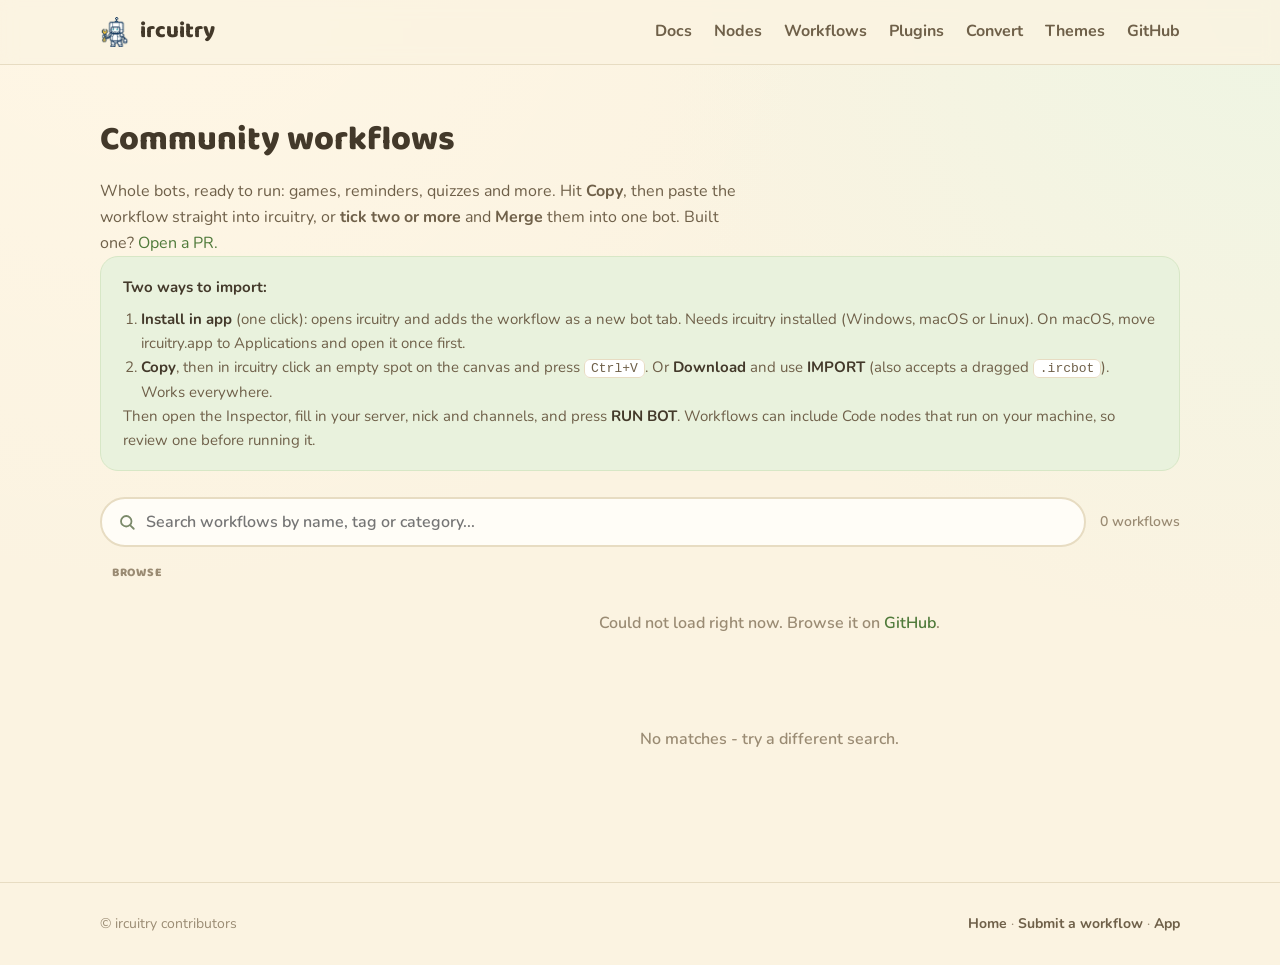
<file: workflows.html>
<!DOCTYPE html>
<html lang="en">
<head>
  <meta charset="utf-8">
  <meta name="viewport" content="width=device-width, initial-scale=1">
  <title data-zh="社区工作流 - ircuitry">Community workflows - ircuitry</title>
  <meta name="description" data-zh="浏览 ircuitry 可分享的机器人工作流。复制一个，直接粘贴进应用。" content="Browse shareable bot workflows for ircuitry. Copy one and paste it straight into the app.">
  <link rel="icon" type="image/png" href="assets/favicon.png">
  <link rel="preconnect" href="https://fonts.googleapis.com">
  <link rel="preconnect" href="https://fonts.gstatic.com" crossorigin>
  <link href="https://fonts.googleapis.com/css2?family=Baloo+2:wght@600;700;800&family=Nunito:wght@400;600;700;800&display=swap" rel="stylesheet">
  <link rel="stylesheet" href="assets/phosphor.css">
  <link rel="stylesheet" href="assets/style.css?v=22">
  <script src="assets/i18n.js?v=2"></script>
</head>
<body data-gallery="workflows">
  <nav class="nav">
    <div class="wrap">
      <a class="brand" href="./"><img src="assets/icon-256.png" alt=""> ircuitry</a>
      <div class="links">
        
        <a href="docs.html" data-zh="文档">Docs</a><a href="nodes.html" data-zh="节点">Nodes</a>
        <a href="workflows.html" data-zh="工作流">Workflows</a><a href="plugins.html" data-zh="插件">Plugins</a><a href="convert.html" data-zh="转换">Convert</a><a href="themes.html" data-zh="主题">Themes</a>
        <a class="hide-sm" href="https://github.com/ircuitry/ircuitry">GitHub</a>
      </div>
    </div>
  </nav>

  <header class="gallery-head">
    <div class="wrap">
      <h1 class="section-title" style="text-align:left;" data-zh="社区工作流">Community workflows</h1>
      <p class="section-sub" style="text-align:left;margin-left:0;" data-zh="整套机器人，开箱即用：游戏、提醒、问答等。点击<b>复制</b>，把工作流直接粘贴进 ircuitry，或<b>勾选两个或更多</b>并<b>合并</b>成一个机器人。做了一个？<a href='https://github.com/ircuitry/community-workflows'>提交 PR。</a>">
        Whole bots, ready to run: games, reminders, quizzes and more. Hit <b>Copy</b>, then paste the
        workflow straight into ircuitry, or <b>tick two or more</b> and <b>Merge</b> them into one bot. Built one? <a href="https://github.com/ircuitry/community-workflows">Open a PR.</a>
      </p>

      <div class="note" data-zh="<b>两种导入方式：</b><ol><li><b>在应用中安装</b>（一键）：打开 ircuitry 并把工作流作为新的机器人标签页添加。需要已安装 ircuitry（Windows、macOS 或 Linux）。在 macOS 上，先把 ircuitry.app 移到「应用程序」并打开一次。</li><li><b>复制</b>，然后在 ircuitry 中点击画布空白处并按 <code>Ctrl+V</code>。或<b>下载</b>并使用<b>导入</b>（也支持拖入 <code>.ircbot</code>）。处处可用。</li></ol>然后打开检查器，填写你的服务器、昵称和频道，按<b>运行机器人</b>。工作流可能包含会在你设备上运行的代码节点，运行前请先检查。">
        <b>Two ways to import:</b>
        <ol>
          <li><b>Install in app</b> (one click): opens ircuitry and adds the workflow as a new bot tab. Needs ircuitry installed (Windows, macOS or Linux). On macOS, move ircuitry.app to Applications and open it once first.</li>
          <li><b>Copy</b>, then in ircuitry click an empty spot on the canvas and press <code>Ctrl+V</code>. Or <b>Download</b> and use <b>IMPORT</b> (also accepts a dragged <code>.ircbot</code>). Works everywhere.</li>
        </ol>
        Then open the Inspector, fill in your server, nick and channels, and press <b>RUN BOT</b>.
        Workflows can include Code nodes that run on your machine, so review one before running it.
      </div>

      <div class="toolbar">
        <input class="search" id="search" type="search" data-zh-ph="按名称、标签或类别搜索工作流..." placeholder="Search workflows by name, tag or category...">
        <span class="count" id="count"></span>
      </div>
    </div>
  </header>

  <section class="gallery-body">
    <div class="wrap gallery-layout">
      <aside class="cat-rail">
        <div class="rail-title" data-zh="浏览">Browse</div>
        <nav class="chips" id="chips"></nav>
      </aside>
      <div class="gallery-main">
        <div class="state" id="state" data-zh="正在加载工作流...">Loading workflows...</div>
        <div id="grid"></div>
        <div class="empty" id="empty" hidden data-zh="没有匹配项，换个搜索词试试。">No matches - try a different search.</div>
      </div>
    </div>
  </section>

  <footer>
    <div class="wrap">
      <span>© ircuitry contributors</span>
      <span>
        <a href="index.html" data-zh="主页">Home</a> ·
        <a href="https://github.com/ircuitry/community-workflows" data-zh="提交工作流">Submit a workflow</a> ·
        <a href="https://github.com/ircuitry/ircuitry" data-zh="应用">App</a>
      </span>
    </div>
  </footer>

  <div class="toast" id="toast"></div>
  <script src="assets/app.js?v=26"></script>
</body>
</html>
</file>
<file: assets/phosphor.css>
@font-face {
  font-family: "Phosphor";
  src: url("phosphor/Phosphor.woff2") format("woff2");
  font-weight: normal; font-style: normal; font-display: block;
}

.ph {
  /* use !important to prevent issues with browser extensions that change fonts */
  font-family: "Phosphor" !important;
  speak: never;
  font-style: normal;
  font-weight: normal;
  font-variant: normal;
  text-transform: none;
  line-height: 1;

  /* Enable Ligatures ================ */
  letter-spacing: 0;
  -webkit-font-feature-settings: "liga";
  -moz-font-feature-settings: "liga=1";
  -moz-font-feature-settings: "liga";
  -ms-font-feature-settings: "liga" 1;
  font-feature-settings: "liga";
  -webkit-font-variant-ligatures: discretionary-ligatures;
  font-variant-ligatures: discretionary-ligatures;

  /* Better Font Rendering =========== */
  -webkit-font-smoothing: antialiased;
  -moz-osx-font-smoothing: grayscale;
}

.ph.ph-acorn:before {
  content: "\eb9a";
}
.ph.ph-address-book:before {
  content: "\e6f8";
}
.ph.ph-address-book-tabs:before {
  content: "\ee4e";
}
.ph.ph-air-traffic-control:before {
  content: "\ecd8";
}
.ph.ph-airplane:before {
  content: "\e002";
}
.ph.ph-airplane-in-flight:before {
  content: "\e4fe";
}
.ph.ph-airplane-landing:before {
  content: "\e502";
}
.ph.ph-airplane-takeoff:before {
  content: "\e504";
}
.ph.ph-airplane-taxiing:before {
  content: "\e500";
}
.ph.ph-airplane-tilt:before {
  content: "\e5d6";
}
.ph.ph-airplay:before {
  content: "\e004";
}
.ph.ph-alarm:before {
  content: "\e006";
}
.ph.ph-alien:before {
  content: "\e8a6";
}
.ph.ph-align-bottom:before {
  content: "\e506";
}
.ph.ph-align-bottom-simple:before {
  content: "\eb0c";
}
.ph.ph-align-center-horizontal:before {
  content: "\e50a";
}
.ph.ph-align-center-horizontal-simple:before {
  content: "\eb0e";
}
.ph.ph-align-center-vertical:before {
  content: "\e50c";
}
.ph.ph-align-center-vertical-simple:before {
  content: "\eb10";
}
.ph.ph-align-left:before {
  content: "\e50e";
}
.ph.ph-align-left-simple:before {
  content: "\eaee";
}
.ph.ph-align-right:before {
  content: "\e510";
}
.ph.ph-align-right-simple:before {
  content: "\eb12";
}
.ph.ph-align-top:before {
  content: "\e512";
}
.ph.ph-align-top-simple:before {
  content: "\eb14";
}
.ph.ph-amazon-logo:before {
  content: "\e96c";
}
.ph.ph-ambulance:before {
  content: "\e572";
}
.ph.ph-anchor:before {
  content: "\e514";
}
.ph.ph-anchor-simple:before {
  content: "\e5d8";
}
.ph.ph-android-logo:before {
  content: "\e008";
}
.ph.ph-angle:before {
  content: "\e7bc";
}
.ph.ph-angular-logo:before {
  content: "\eb80";
}
.ph.ph-aperture:before {
  content: "\e00a";
}
.ph.ph-app-store-logo:before {
  content: "\e974";
}
.ph.ph-app-window:before {
  content: "\e5da";
}
.ph.ph-apple-logo:before {
  content: "\e516";
}
.ph.ph-apple-podcasts-logo:before {
  content: "\eb96";
}
.ph.ph-approximate-equals:before {
  content: "\edaa";
}
.ph.ph-archive:before {
  content: "\e00c";
}
.ph.ph-armchair:before {
  content: "\e012";
}
.ph.ph-arrow-arc-left:before {
  content: "\e014";
}
.ph.ph-arrow-arc-right:before {
  content: "\e016";
}
.ph.ph-arrow-bend-double-up-left:before {
  content: "\e03a";
}
.ph.ph-arrow-bend-double-up-right:before {
  content: "\e03c";
}
.ph.ph-arrow-bend-down-left:before {
  content: "\e018";
}
.ph.ph-arrow-bend-down-right:before {
  content: "\e01a";
}
.ph.ph-arrow-bend-left-down:before {
  content: "\e01c";
}
.ph.ph-arrow-bend-left-up:before {
  content: "\e01e";
}
.ph.ph-arrow-bend-right-down:before {
  content: "\e020";
}
.ph.ph-arrow-bend-right-up:before {
  content: "\e022";
}
.ph.ph-arrow-bend-up-left:before {
  content: "\e024";
}
.ph.ph-arrow-bend-up-right:before {
  content: "\e026";
}
.ph.ph-arrow-circle-down:before {
  content: "\e028";
}
.ph.ph-arrow-circle-down-left:before {
  content: "\e02a";
}
.ph.ph-arrow-circle-down-right:before {
  content: "\e02c";
}
.ph.ph-arrow-circle-left:before {
  content: "\e05a";
}
.ph.ph-arrow-circle-right:before {
  content: "\e02e";
}
.ph.ph-arrow-circle-up:before {
  content: "\e030";
}
.ph.ph-arrow-circle-up-left:before {
  content: "\e032";
}
.ph.ph-arrow-circle-up-right:before {
  content: "\e034";
}
.ph.ph-arrow-clockwise:before {
  content: "\e036";
}
.ph.ph-arrow-counter-clockwise:before {
  content: "\e038";
}
.ph.ph-arrow-down:before {
  content: "\e03e";
}
.ph.ph-arrow-down-left:before {
  content: "\e040";
}
.ph.ph-arrow-down-right:before {
  content: "\e042";
}
.ph.ph-arrow-elbow-down-left:before {
  content: "\e044";
}
.ph.ph-arrow-elbow-down-right:before {
  content: "\e046";
}
.ph.ph-arrow-elbow-left:before {
  content: "\e048";
}
.ph.ph-arrow-elbow-left-down:before {
  content: "\e04a";
}
.ph.ph-arrow-elbow-left-up:before {
  content: "\e04c";
}
.ph.ph-arrow-elbow-right:before {
  content: "\e04e";
}
.ph.ph-arrow-elbow-right-down:before {
  content: "\e050";
}
.ph.ph-arrow-elbow-right-up:before {
  content: "\e052";
}
.ph.ph-arrow-elbow-up-left:before {
  content: "\e054";
}
.ph.ph-arrow-elbow-up-right:before {
  content: "\e056";
}
.ph.ph-arrow-fat-down:before {
  content: "\e518";
}
.ph.ph-arrow-fat-left:before {
  content: "\e51a";
}
.ph.ph-arrow-fat-line-down:before {
  content: "\e51c";
}
.ph.ph-arrow-fat-line-left:before {
  content: "\e51e";
}
.ph.ph-arrow-fat-line-right:before {
  content: "\e520";
}
.ph.ph-arrow-fat-line-up:before {
  content: "\e522";
}
.ph.ph-arrow-fat-lines-down:before {
  content: "\e524";
}
.ph.ph-arrow-fat-lines-left:before {
  content: "\e526";
}
.ph.ph-arrow-fat-lines-right:before {
  content: "\e528";
}
.ph.ph-arrow-fat-lines-up:before {
  content: "\e52a";
}
.ph.ph-arrow-fat-right:before {
  content: "\e52c";
}
.ph.ph-arrow-fat-up:before {
  content: "\e52e";
}
.ph.ph-arrow-left:before {
  content: "\e058";
}
.ph.ph-arrow-line-down:before {
  content: "\e05c";
}
.ph.ph-arrow-line-down-left:before {
  content: "\e05e";
}
.ph.ph-arrow-line-down-right:before {
  content: "\e060";
}
.ph.ph-arrow-line-left:before {
  content: "\e062";
}
.ph.ph-arrow-line-right:before {
  content: "\e064";
}
.ph.ph-arrow-line-up:before {
  content: "\e066";
}
.ph.ph-arrow-line-up-left:before {
  content: "\e068";
}
.ph.ph-arrow-line-up-right:before {
  content: "\e06a";
}
.ph.ph-arrow-right:before {
  content: "\e06c";
}
.ph.ph-arrow-square-down:before {
  content: "\e06e";
}
.ph.ph-arrow-square-down-left:before {
  content: "\e070";
}
.ph.ph-arrow-square-down-right:before {
  content: "\e072";
}
.ph.ph-arrow-square-in:before {
  content: "\e5dc";
}
.ph.ph-arrow-square-left:before {
  content: "\e074";
}
.ph.ph-arrow-square-out:before {
  content: "\e5de";
}
.ph.ph-arrow-square-right:before {
  content: "\e076";
}
.ph.ph-arrow-square-up:before {
  content: "\e078";
}
.ph.ph-arrow-square-up-left:before {
  content: "\e07a";
}
.ph.ph-arrow-square-up-right:before {
  content: "\e07c";
}
.ph.ph-arrow-u-down-left:before {
  content: "\e07e";
}
.ph.ph-arrow-u-down-right:before {
  content: "\e080";
}
.ph.ph-arrow-u-left-down:before {
  content: "\e082";
}
.ph.ph-arrow-u-left-up:before {
  content: "\e084";
}
.ph.ph-arrow-u-right-down:before {
  content: "\e086";
}
.ph.ph-arrow-u-right-up:before {
  content: "\e088";
}
.ph.ph-arrow-u-up-left:before {
  content: "\e08a";
}
.ph.ph-arrow-u-up-right:before {
  content: "\e08c";
}
.ph.ph-arrow-up:before {
  content: "\e08e";
}
.ph.ph-arrow-up-left:before {
  content: "\e090";
}
.ph.ph-arrow-up-right:before {
  content: "\e092";
}
.ph.ph-arrows-clockwise:before {
  content: "\e094";
}
.ph.ph-arrows-counter-clockwise:before {
  content: "\e096";
}
.ph.ph-arrows-down-up:before {
  content: "\e098";
}
.ph.ph-arrows-horizontal:before {
  content: "\eb06";
}
.ph.ph-arrows-in:before {
  content: "\e09a";
}
.ph.ph-arrows-in-cardinal:before {
  content: "\e09c";
}
.ph.ph-arrows-in-line-horizontal:before {
  content: "\e530";
}
.ph.ph-arrows-in-line-vertical:before {
  content: "\e532";
}
.ph.ph-arrows-in-simple:before {
  content: "\e09e";
}
.ph.ph-arrows-left-right:before {
  content: "\e0a0";
}
.ph.ph-arrows-merge:before {
  content: "\ed3e";
}
.ph.ph-arrows-out:before {
  content: "\e0a2";
}
.ph.ph-arrows-out-cardinal:before {
  content: "\e0a4";
}
.ph.ph-arrows-out-line-horizontal:before {
  content: "\e534";
}
.ph.ph-arrows-out-line-vertical:before {
  content: "\e536";
}
.ph.ph-arrows-out-simple:before {
  content: "\e0a6";
}
.ph.ph-arrows-split:before {
  content: "\ed3c";
}
.ph.ph-arrows-vertical:before {
  content: "\eb04";
}
.ph.ph-article:before {
  content: "\e0a8";
}
.ph.ph-article-medium:before {
  content: "\e5e0";
}
.ph.ph-article-ny-times:before {
  content: "\e5e2";
}
.ph.ph-asclepius:before {
  content: "\ee34";
}
.ph.ph-caduceus:before {
  content: "\ee34";
}
.ph.ph-asterisk:before {
  content: "\e0aa";
}
.ph.ph-asterisk-simple:before {
  content: "\e832";
}
.ph.ph-at:before {
  content: "\e0ac";
}
.ph.ph-atom:before {
  content: "\e5e4";
}
.ph.ph-avocado:before {
  content: "\ee04";
}
.ph.ph-axe:before {
  content: "\e9fc";
}
.ph.ph-baby:before {
  content: "\e774";
}
.ph.ph-baby-carriage:before {
  content: "\e818";
}
.ph.ph-backpack:before {
  content: "\e922";
}
.ph.ph-backspace:before {
  content: "\e0ae";
}
.ph.ph-bag:before {
  content: "\e0b0";
}
.ph.ph-bag-simple:before {
  content: "\e5e6";
}
.ph.ph-balloon:before {
  content: "\e76c";
}
.ph.ph-bandaids:before {
  content: "\e0b2";
}
.ph.ph-bank:before {
  content: "\e0b4";
}
.ph.ph-barbell:before {
  content: "\e0b6";
}
.ph.ph-barcode:before {
  content: "\e0b8";
}
.ph.ph-barn:before {
  content: "\ec72";
}
.ph.ph-barricade:before {
  content: "\e948";
}
.ph.ph-baseball:before {
  content: "\e71a";
}
.ph.ph-baseball-cap:before {
  content: "\ea28";
}
.ph.ph-baseball-helmet:before {
  content: "\ee4a";
}
.ph.ph-basket:before {
  content: "\e964";
}
.ph.ph-basketball:before {
  content: "\e724";
}
.ph.ph-bathtub:before {
  content: "\e81e";
}
.ph.ph-battery-charging:before {
  content: "\e0ba";
}
.ph.ph-battery-charging-vertical:before {
  content: "\e0bc";
}
.ph.ph-battery-empty:before {
  content: "\e0be";
}
.ph.ph-battery-full:before {
  content: "\e0c0";
}
.ph.ph-battery-high:before {
  content: "\e0c2";
}
.ph.ph-battery-low:before {
  content: "\e0c4";
}
.ph.ph-battery-medium:before {
  content: "\e0c6";
}
.ph.ph-battery-plus:before {
  content: "\e808";
}
.ph.ph-battery-plus-vertical:before {
  content: "\ec50";
}
.ph.ph-battery-vertical-empty:before {
  content: "\e7c6";
}
.ph.ph-battery-vertical-full:before {
  content: "\e7c4";
}
.ph.ph-battery-vertical-high:before {
  content: "\e7c2";
}
.ph.ph-battery-vertical-low:before {
  content: "\e7be";
}
.ph.ph-battery-vertical-medium:before {
  content: "\e7c0";
}
.ph.ph-battery-warning:before {
  content: "\e0c8";
}
.ph.ph-battery-warning-vertical:before {
  content: "\e0ca";
}
.ph.ph-beach-ball:before {
  content: "\ed24";
}
.ph.ph-beanie:before {
  content: "\ea2a";
}
.ph.ph-bed:before {
  content: "\e0cc";
}
.ph.ph-beer-bottle:before {
  content: "\e7b0";
}
.ph.ph-beer-stein:before {
  content: "\eb62";
}
.ph.ph-behance-logo:before {
  content: "\e7f4";
}
.ph.ph-bell:before {
  content: "\e0ce";
}
.ph.ph-bell-ringing:before {
  content: "\e5e8";
}
.ph.ph-bell-simple:before {
  content: "\e0d0";
}
.ph.ph-bell-simple-ringing:before {
  content: "\e5ea";
}
.ph.ph-bell-simple-slash:before {
  content: "\e0d2";
}
.ph.ph-bell-simple-z:before {
  content: "\e5ec";
}
.ph.ph-bell-slash:before {
  content: "\e0d4";
}
.ph.ph-bell-z:before {
  content: "\e5ee";
}
.ph.ph-belt:before {
  content: "\ea2c";
}
.ph.ph-bezier-curve:before {
  content: "\eb00";
}
.ph.ph-bicycle:before {
  content: "\e0d6";
}
.ph.ph-binary:before {
  content: "\ee60";
}
.ph.ph-binoculars:before {
  content: "\ea64";
}
.ph.ph-biohazard:before {
  content: "\e9e0";
}
.ph.ph-bird:before {
  content: "\e72c";
}
.ph.ph-blueprint:before {
  content: "\eda0";
}
.ph.ph-bluetooth:before {
  content: "\e0da";
}
.ph.ph-bluetooth-connected:before {
  content: "\e0dc";
}
.ph.ph-bluetooth-slash:before {
  content: "\e0de";
}
.ph.ph-bluetooth-x:before {
  content: "\e0e0";
}
.ph.ph-boat:before {
  content: "\e786";
}
.ph.ph-bomb:before {
  content: "\ee0a";
}
.ph.ph-bone:before {
  content: "\e7f2";
}
.ph.ph-book:before {
  content: "\e0e2";
}
.ph.ph-book-bookmark:before {
  content: "\e0e4";
}
.ph.ph-book-open:before {
  content: "\e0e6";
}
.ph.ph-book-open-text:before {
  content: "\e8f2";
}
.ph.ph-book-open-user:before {
  content: "\ede0";
}
.ph.ph-bookmark:before {
  content: "\e0e8";
}
.ph.ph-bookmark-simple:before {
  content: "\e0ea";
}
.ph.ph-bookmarks:before {
  content: "\e0ec";
}
.ph.ph-bookmarks-simple:before {
  content: "\e5f0";
}
.ph.ph-books:before {
  content: "\e758";
}
.ph.ph-boot:before {
  content: "\ecca";
}
.ph.ph-boules:before {
  content: "\e722";
}
.ph.ph-bounding-box:before {
  content: "\e6ce";
}
.ph.ph-bowl-food:before {
  content: "\eaa4";
}
.ph.ph-bowl-steam:before {
  content: "\e8e4";
}
.ph.ph-bowling-ball:before {
  content: "\ea34";
}
.ph.ph-box-arrow-down:before {
  content: "\e00e";
}
.ph.ph-archive-box:before {
  content: "\e00e";
}
.ph.ph-box-arrow-up:before {
  content: "\ee54";
}
.ph.ph-boxing-glove:before {
  content: "\ea36";
}
.ph.ph-brackets-angle:before {
  content: "\e862";
}
.ph.ph-brackets-curly:before {
  content: "\e860";
}
.ph.ph-brackets-round:before {
  content: "\e864";
}
.ph.ph-brackets-square:before {
  content: "\e85e";
}
.ph.ph-brain:before {
  content: "\e74e";
}
.ph.ph-brandy:before {
  content: "\e6b4";
}
.ph.ph-bread:before {
  content: "\e81c";
}
.ph.ph-bridge:before {
  content: "\ea68";
}
.ph.ph-briefcase:before {
  content: "\e0ee";
}
.ph.ph-briefcase-metal:before {
  content: "\e5f2";
}
.ph.ph-broadcast:before {
  content: "\e0f2";
}
.ph.ph-broom:before {
  content: "\ec54";
}
.ph.ph-browser:before {
  content: "\e0f4";
}
.ph.ph-browsers:before {
  content: "\e0f6";
}
.ph.ph-bug:before {
  content: "\e5f4";
}
.ph.ph-bug-beetle:before {
  content: "\e5f6";
}
.ph.ph-bug-droid:before {
  content: "\e5f8";
}
.ph.ph-building:before {
  content: "\e100";
}
.ph.ph-building-apartment:before {
  content: "\e0fe";
}
.ph.ph-building-office:before {
  content: "\e0ff";
}
.ph.ph-buildings:before {
  content: "\e102";
}
.ph.ph-bulldozer:before {
  content: "\ec6c";
}
.ph.ph-bus:before {
  content: "\e106";
}
.ph.ph-butterfly:before {
  content: "\ea6e";
}
.ph.ph-cable-car:before {
  content: "\e49c";
}
.ph.ph-cactus:before {
  content: "\e918";
}
.ph.ph-cake:before {
  content: "\e780";
}
.ph.ph-calculator:before {
  content: "\e538";
}
.ph.ph-calendar:before {
  content: "\e108";
}
.ph.ph-calendar-blank:before {
  content: "\e10a";
}
.ph.ph-calendar-check:before {
  content: "\e712";
}
.ph.ph-calendar-dot:before {
  content: "\e7b2";
}
.ph.ph-calendar-dots:before {
  content: "\e7b4";
}
.ph.ph-calendar-heart:before {
  content: "\e8b0";
}
.ph.ph-calendar-minus:before {
  content: "\ea14";
}
.ph.ph-calendar-plus:before {
  content: "\e714";
}
.ph.ph-calendar-slash:before {
  content: "\ea12";
}
.ph.ph-calendar-star:before {
  content: "\e8b2";
}
.ph.ph-calendar-x:before {
  content: "\e10c";
}
.ph.ph-call-bell:before {
  content: "\e7de";
}
.ph.ph-camera:before {
  content: "\e10e";
}
.ph.ph-camera-plus:before {
  content: "\ec58";
}
.ph.ph-camera-rotate:before {
  content: "\e7a4";
}
.ph.ph-camera-slash:before {
  content: "\e110";
}
.ph.ph-campfire:before {
  content: "\e9d8";
}
.ph.ph-car:before {
  content: "\e112";
}
.ph.ph-car-battery:before {
  content: "\ee30";
}
.ph.ph-car-profile:before {
  content: "\e8cc";
}
.ph.ph-car-simple:before {
  content: "\e114";
}
.ph.ph-cardholder:before {
  content: "\e5fa";
}
.ph.ph-cards:before {
  content: "\e0f8";
}
.ph.ph-cards-three:before {
  content: "\ee50";
}
.ph.ph-caret-circle-double-down:before {
  content: "\e116";
}
.ph.ph-caret-circle-double-left:before {
  content: "\e118";
}
.ph.ph-caret-circle-double-right:before {
  content: "\e11a";
}
.ph.ph-caret-circle-double-up:before {
  content: "\e11c";
}
.ph.ph-caret-circle-down:before {
  content: "\e11e";
}
.ph.ph-caret-circle-left:before {
  content: "\e120";
}
.ph.ph-caret-circle-right:before {
  content: "\e122";
}
.ph.ph-caret-circle-up:before {
  content: "\e124";
}
.ph.ph-caret-circle-up-down:before {
  content: "\e13e";
}
.ph.ph-caret-double-down:before {
  content: "\e126";
}
.ph.ph-caret-double-left:before {
  content: "\e128";
}
.ph.ph-caret-double-right:before {
  content: "\e12a";
}
.ph.ph-caret-double-up:before {
  content: "\e12c";
}
.ph.ph-caret-down:before {
  content: "\e136";
}
.ph.ph-caret-left:before {
  content: "\e138";
}
.ph.ph-caret-line-down:before {
  content: "\e134";
}
.ph.ph-caret-line-left:before {
  content: "\e132";
}
.ph.ph-caret-line-right:before {
  content: "\e130";
}
.ph.ph-caret-line-up:before {
  content: "\e12e";
}
.ph.ph-caret-right:before {
  content: "\e13a";
}
.ph.ph-caret-up:before {
  content: "\e13c";
}
.ph.ph-caret-up-down:before {
  content: "\e140";
}
.ph.ph-carrot:before {
  content: "\ed38";
}
.ph.ph-cash-register:before {
  content: "\ed80";
}
.ph.ph-cassette-tape:before {
  content: "\ed2e";
}
.ph.ph-castle-turret:before {
  content: "\e9d0";
}
.ph.ph-cat:before {
  content: "\e748";
}
.ph.ph-cell-signal-full:before {
  content: "\e142";
}
.ph.ph-cell-signal-high:before {
  content: "\e144";
}
.ph.ph-cell-signal-low:before {
  content: "\e146";
}
.ph.ph-cell-signal-medium:before {
  content: "\e148";
}
.ph.ph-cell-signal-none:before {
  content: "\e14a";
}
.ph.ph-cell-signal-slash:before {
  content: "\e14c";
}
.ph.ph-cell-signal-x:before {
  content: "\e14e";
}
.ph.ph-cell-tower:before {
  content: "\ebaa";
}
.ph.ph-certificate:before {
  content: "\e766";
}
.ph.ph-chair:before {
  content: "\e950";
}
.ph.ph-chalkboard:before {
  content: "\e5fc";
}
.ph.ph-chalkboard-simple:before {
  content: "\e5fe";
}
.ph.ph-chalkboard-teacher:before {
  content: "\e600";
}
.ph.ph-champagne:before {
  content: "\eaca";
}
.ph.ph-charging-station:before {
  content: "\e8d0";
}
.ph.ph-chart-bar:before {
  content: "\e150";
}
.ph.ph-chart-bar-horizontal:before {
  content: "\e152";
}
.ph.ph-chart-donut:before {
  content: "\eaa6";
}
.ph.ph-chart-line:before {
  content: "\e154";
}
.ph.ph-chart-line-down:before {
  content: "\e8b6";
}
.ph.ph-chart-line-up:before {
  content: "\e156";
}
.ph.ph-chart-pie:before {
  content: "\e158";
}
.ph.ph-chart-pie-slice:before {
  content: "\e15a";
}
.ph.ph-chart-polar:before {
  content: "\eaa8";
}
.ph.ph-chart-scatter:before {
  content: "\eaac";
}
.ph.ph-chat:before {
  content: "\e15c";
}
.ph.ph-chat-centered:before {
  content: "\e160";
}
.ph.ph-chat-centered-dots:before {
  content: "\e164";
}
.ph.ph-chat-centered-slash:before {
  content: "\e162";
}
.ph.ph-chat-centered-text:before {
  content: "\e166";
}
.ph.ph-chat-circle:before {
  content: "\e168";
}
.ph.ph-chat-circle-dots:before {
  content: "\e16c";
}
.ph.ph-chat-circle-slash:before {
  content: "\e16a";
}
.ph.ph-chat-circle-text:before {
  content: "\e16e";
}
.ph.ph-chat-dots:before {
  content: "\e170";
}
.ph.ph-chat-slash:before {
  content: "\e15e";
}
.ph.ph-chat-teardrop:before {
  content: "\e172";
}
.ph.ph-chat-teardrop-dots:before {
  content: "\e176";
}
.ph.ph-chat-teardrop-slash:before {
  content: "\e174";
}
.ph.ph-chat-teardrop-text:before {
  content: "\e178";
}
.ph.ph-chat-text:before {
  content: "\e17a";
}
.ph.ph-chats:before {
  content: "\e17c";
}
.ph.ph-chats-circle:before {
  content: "\e17e";
}
.ph.ph-chats-teardrop:before {
  content: "\e180";
}
.ph.ph-check:before {
  content: "\e182";
}
.ph.ph-check-circle:before {
  content: "\e184";
}
.ph.ph-check-fat:before {
  content: "\eba6";
}
.ph.ph-check-square:before {
  content: "\e186";
}
.ph.ph-check-square-offset:before {
  content: "\e188";
}
.ph.ph-checkerboard:before {
  content: "\e8c4";
}
.ph.ph-checks:before {
  content: "\e53a";
}
.ph.ph-cheers:before {
  content: "\ea4a";
}
.ph.ph-cheese:before {
  content: "\e9fe";
}
.ph.ph-chef-hat:before {
  content: "\ed8e";
}
.ph.ph-cherries:before {
  content: "\e830";
}
.ph.ph-church:before {
  content: "\ecea";
}
.ph.ph-cigarette:before {
  content: "\ed90";
}
.ph.ph-cigarette-slash:before {
  content: "\ed92";
}
.ph.ph-circle:before {
  content: "\e18a";
}
.ph.ph-circle-dashed:before {
  content: "\e602";
}
.ph.ph-circle-half:before {
  content: "\e18c";
}
.ph.ph-circle-half-tilt:before {
  content: "\e18e";
}
.ph.ph-circle-notch:before {
  content: "\eb44";
}
.ph.ph-circles-four:before {
  content: "\e190";
}
.ph.ph-circles-three:before {
  content: "\e192";
}
.ph.ph-circles-three-plus:before {
  content: "\e194";
}
.ph.ph-circuitry:before {
  content: "\e9c2";
}
.ph.ph-city:before {
  content: "\ea6a";
}
.ph.ph-clipboard:before {
  content: "\e196";
}
.ph.ph-clipboard-text:before {
  content: "\e198";
}
.ph.ph-clock:before {
  content: "\e19a";
}
.ph.ph-clock-afternoon:before {
  content: "\e19c";
}
.ph.ph-clock-clockwise:before {
  content: "\e19e";
}
.ph.ph-clock-countdown:before {
  content: "\ed2c";
}
.ph.ph-clock-counter-clockwise:before {
  content: "\e1a0";
}
.ph.ph-clock-user:before {
  content: "\edec";
}
.ph.ph-closed-captioning:before {
  content: "\e1a4";
}
.ph.ph-cloud:before {
  content: "\e1aa";
}
.ph.ph-cloud-arrow-down:before {
  content: "\e1ac";
}
.ph.ph-cloud-arrow-up:before {
  content: "\e1ae";
}
.ph.ph-cloud-check:before {
  content: "\e1b0";
}
.ph.ph-cloud-fog:before {
  content: "\e53c";
}
.ph.ph-cloud-lightning:before {
  content: "\e1b2";
}
.ph.ph-cloud-moon:before {
  content: "\e53e";
}
.ph.ph-cloud-rain:before {
  content: "\e1b4";
}
.ph.ph-cloud-slash:before {
  content: "\e1b6";
}
.ph.ph-cloud-snow:before {
  content: "\e1b8";
}
.ph.ph-cloud-sun:before {
  content: "\e540";
}
.ph.ph-cloud-warning:before {
  content: "\ea98";
}
.ph.ph-cloud-x:before {
  content: "\ea96";
}
.ph.ph-clover:before {
  content: "\edc8";
}
.ph.ph-club:before {
  content: "\e1ba";
}
.ph.ph-coat-hanger:before {
  content: "\e7fe";
}
.ph.ph-coda-logo:before {
  content: "\e7ce";
}
.ph.ph-code:before {
  content: "\e1bc";
}
.ph.ph-code-block:before {
  content: "\eafe";
}
.ph.ph-code-simple:before {
  content: "\e1be";
}
.ph.ph-codepen-logo:before {
  content: "\e978";
}
.ph.ph-codesandbox-logo:before {
  content: "\ea06";
}
.ph.ph-coffee:before {
  content: "\e1c2";
}
.ph.ph-coffee-bean:before {
  content: "\e1c0";
}
.ph.ph-coin:before {
  content: "\e60e";
}
.ph.ph-coin-vertical:before {
  content: "\eb48";
}
.ph.ph-coins:before {
  content: "\e78e";
}
.ph.ph-columns:before {
  content: "\e546";
}
.ph.ph-columns-plus-left:before {
  content: "\e544";
}
.ph.ph-columns-plus-right:before {
  content: "\e542";
}
.ph.ph-command:before {
  content: "\e1c4";
}
.ph.ph-compass:before {
  content: "\e1c8";
}
.ph.ph-compass-rose:before {
  content: "\e1c6";
}
.ph.ph-compass-tool:before {
  content: "\ea0e";
}
.ph.ph-computer-tower:before {
  content: "\e548";
}
.ph.ph-confetti:before {
  content: "\e81a";
}
.ph.ph-contactless-payment:before {
  content: "\ed42";
}
.ph.ph-control:before {
  content: "\eca6";
}
.ph.ph-cookie:before {
  content: "\e6ca";
}
.ph.ph-cooking-pot:before {
  content: "\e764";
}
.ph.ph-copy:before {
  content: "\e1ca";
}
.ph.ph-copy-simple:before {
  content: "\e1cc";
}
.ph.ph-copyleft:before {
  content: "\e86a";
}
.ph.ph-copyright:before {
  content: "\e54a";
}
.ph.ph-corners-in:before {
  content: "\e1ce";
}
.ph.ph-corners-out:before {
  content: "\e1d0";
}
.ph.ph-couch:before {
  content: "\e7f6";
}
.ph.ph-court-basketball:before {
  content: "\ee36";
}
.ph.ph-cow:before {
  content: "\eabe";
}
.ph.ph-cowboy-hat:before {
  content: "\ed12";
}
.ph.ph-cpu:before {
  content: "\e610";
}
.ph.ph-crane:before {
  content: "\ed48";
}
.ph.ph-crane-tower:before {
  content: "\ed49";
}
.ph.ph-credit-card:before {
  content: "\e1d2";
}
.ph.ph-cricket:before {
  content: "\ee12";
}
.ph.ph-crop:before {
  content: "\e1d4";
}
.ph.ph-cross:before {
  content: "\e8a0";
}
.ph.ph-crosshair:before {
  content: "\e1d6";
}
.ph.ph-crosshair-simple:before {
  content: "\e1d8";
}
.ph.ph-crown:before {
  content: "\e614";
}
.ph.ph-crown-cross:before {
  content: "\ee5e";
}
.ph.ph-crown-simple:before {
  content: "\e616";
}
.ph.ph-cube:before {
  content: "\e1da";
}
.ph.ph-cube-focus:before {
  content: "\ed0a";
}
.ph.ph-cube-transparent:before {
  content: "\ec7c";
}
.ph.ph-currency-btc:before {
  content: "\e618";
}
.ph.ph-currency-circle-dollar:before {
  content: "\e54c";
}
.ph.ph-currency-cny:before {
  content: "\e54e";
}
.ph.ph-currency-dollar:before {
  content: "\e550";
}
.ph.ph-currency-dollar-simple:before {
  content: "\e552";
}
.ph.ph-currency-eth:before {
  content: "\eada";
}
.ph.ph-currency-eur:before {
  content: "\e554";
}
.ph.ph-currency-gbp:before {
  content: "\e556";
}
.ph.ph-currency-inr:before {
  content: "\e558";
}
.ph.ph-currency-jpy:before {
  content: "\e55a";
}
.ph.ph-currency-krw:before {
  content: "\e55c";
}
.ph.ph-currency-kzt:before {
  content: "\ec4c";
}
.ph.ph-currency-ngn:before {
  content: "\eb52";
}
.ph.ph-currency-rub:before {
  content: "\e55e";
}
.ph.ph-cursor:before {
  content: "\e1dc";
}
.ph.ph-cursor-click:before {
  content: "\e7c8";
}
.ph.ph-cursor-text:before {
  content: "\e7d8";
}
.ph.ph-cylinder:before {
  content: "\e8fc";
}
.ph.ph-database:before {
  content: "\e1de";
}
.ph.ph-desk:before {
  content: "\ed16";
}
.ph.ph-desktop:before {
  content: "\e560";
}
.ph.ph-desktop-tower:before {
  content: "\e562";
}
.ph.ph-detective:before {
  content: "\e83e";
}
.ph.ph-dev-to-logo:before {
  content: "\ed0e";
}
.ph.ph-device-mobile:before {
  content: "\e1e0";
}
.ph.ph-device-mobile-camera:before {
  content: "\e1e2";
}
.ph.ph-device-mobile-slash:before {
  content: "\ee46";
}
.ph.ph-device-mobile-speaker:before {
  content: "\e1e4";
}
.ph.ph-device-rotate:before {
  content: "\edf2";
}
.ph.ph-device-tablet:before {
  content: "\e1e6";
}
.ph.ph-device-tablet-camera:before {
  content: "\e1e8";
}
.ph.ph-device-tablet-speaker:before {
  content: "\e1ea";
}
.ph.ph-devices:before {
  content: "\eba4";
}
.ph.ph-diamond:before {
  content: "\e1ec";
}
.ph.ph-diamonds-four:before {
  content: "\e8f4";
}
.ph.ph-dice-five:before {
  content: "\e1ee";
}
.ph.ph-dice-four:before {
  content: "\e1f0";
}
.ph.ph-dice-one:before {
  content: "\e1f2";
}
.ph.ph-dice-six:before {
  content: "\e1f4";
}
.ph.ph-dice-three:before {
  content: "\e1f6";
}
.ph.ph-dice-two:before {
  content: "\e1f8";
}
.ph.ph-disc:before {
  content: "\e564";
}
.ph.ph-disco-ball:before {
  content: "\ed98";
}
.ph.ph-discord-logo:before {
  content: "\e61a";
}
.ph.ph-divide:before {
  content: "\e1fa";
}
.ph.ph-dna:before {
  content: "\e924";
}
.ph.ph-dog:before {
  content: "\e74a";
}
.ph.ph-door:before {
  content: "\e61c";
}
.ph.ph-door-open:before {
  content: "\e7e6";
}
.ph.ph-dot:before {
  content: "\ecde";
}
.ph.ph-dot-outline:before {
  content: "\ece0";
}
.ph.ph-dots-nine:before {
  content: "\e1fc";
}
.ph.ph-dots-six:before {
  content: "\e794";
}
.ph.ph-dots-six-vertical:before {
  content: "\eae2";
}
.ph.ph-dots-three:before {
  content: "\e1fe";
}
.ph.ph-dots-three-circle:before {
  content: "\e200";
}
.ph.ph-dots-three-circle-vertical:before {
  content: "\e202";
}
.ph.ph-dots-three-outline:before {
  content: "\e204";
}
.ph.ph-dots-three-outline-vertical:before {
  content: "\e206";
}
.ph.ph-dots-three-vertical:before {
  content: "\e208";
}
.ph.ph-download:before {
  content: "\e20a";
}
.ph.ph-download-simple:before {
  content: "\e20c";
}
.ph.ph-dress:before {
  content: "\ea7e";
}
.ph.ph-dresser:before {
  content: "\e94e";
}
.ph.ph-dribbble-logo:before {
  content: "\e20e";
}
.ph.ph-drone:before {
  content: "\ed74";
}
.ph.ph-drop:before {
  content: "\e210";
}
.ph.ph-drop-half:before {
  content: "\e566";
}
.ph.ph-drop-half-bottom:before {
  content: "\eb40";
}
.ph.ph-drop-simple:before {
  content: "\ee32";
}
.ph.ph-drop-slash:before {
  content: "\e954";
}
.ph.ph-dropbox-logo:before {
  content: "\e7d0";
}
.ph.ph-ear:before {
  content: "\e70c";
}
.ph.ph-ear-slash:before {
  content: "\e70e";
}
.ph.ph-egg:before {
  content: "\e812";
}
.ph.ph-egg-crack:before {
  content: "\eb64";
}
.ph.ph-eject:before {
  content: "\e212";
}
.ph.ph-eject-simple:before {
  content: "\e6ae";
}
.ph.ph-elevator:before {
  content: "\ecc0";
}
.ph.ph-empty:before {
  content: "\edbc";
}
.ph.ph-engine:before {
  content: "\ea80";
}
.ph.ph-envelope:before {
  content: "\e214";
}
.ph.ph-envelope-open:before {
  content: "\e216";
}
.ph.ph-envelope-simple:before {
  content: "\e218";
}
.ph.ph-envelope-simple-open:before {
  content: "\e21a";
}
.ph.ph-equalizer:before {
  content: "\ebbc";
}
.ph.ph-equals:before {
  content: "\e21c";
}
.ph.ph-eraser:before {
  content: "\e21e";
}
.ph.ph-escalator-down:before {
  content: "\ecba";
}
.ph.ph-escalator-up:before {
  content: "\ecbc";
}
.ph.ph-exam:before {
  content: "\e742";
}
.ph.ph-exclamation-mark:before {
  content: "\ee44";
}
.ph.ph-exclude:before {
  content: "\e882";
}
.ph.ph-exclude-square:before {
  content: "\e880";
}
.ph.ph-export:before {
  content: "\eaf0";
}
.ph.ph-eye:before {
  content: "\e220";
}
.ph.ph-eye-closed:before {
  content: "\e222";
}
.ph.ph-eye-slash:before {
  content: "\e224";
}
.ph.ph-eyedropper:before {
  content: "\e568";
}
.ph.ph-eyedropper-sample:before {
  content: "\eac4";
}
.ph.ph-eyeglasses:before {
  content: "\e7ba";
}
.ph.ph-eyes:before {
  content: "\ee5c";
}
.ph.ph-face-mask:before {
  content: "\e56a";
}
.ph.ph-facebook-logo:before {
  content: "\e226";
}
.ph.ph-factory:before {
  content: "\e760";
}
.ph.ph-faders:before {
  content: "\e228";
}
.ph.ph-faders-horizontal:before {
  content: "\e22a";
}
.ph.ph-fallout-shelter:before {
  content: "\e9de";
}
.ph.ph-fan:before {
  content: "\e9f2";
}
.ph.ph-farm:before {
  content: "\ec70";
}
.ph.ph-fast-forward:before {
  content: "\e6a6";
}
.ph.ph-fast-forward-circle:before {
  content: "\e22c";
}
.ph.ph-feather:before {
  content: "\e9c0";
}
.ph.ph-fediverse-logo:before {
  content: "\ed66";
}
.ph.ph-figma-logo:before {
  content: "\e22e";
}
.ph.ph-file:before {
  content: "\e230";
}
.ph.ph-file-archive:before {
  content: "\eb2a";
}
.ph.ph-file-arrow-down:before {
  content: "\e232";
}
.ph.ph-file-arrow-up:before {
  content: "\e61e";
}
.ph.ph-file-audio:before {
  content: "\ea20";
}
.ph.ph-file-c:before {
  content: "\eb32";
}
.ph.ph-file-c-sharp:before {
  content: "\eb30";
}
.ph.ph-file-cloud:before {
  content: "\e95e";
}
.ph.ph-file-code:before {
  content: "\e914";
}
.ph.ph-file-cpp:before {
  content: "\eb2e";
}
.ph.ph-file-css:before {
  content: "\eb34";
}
.ph.ph-file-csv:before {
  content: "\eb1c";
}
.ph.ph-file-dashed:before {
  content: "\e704";
}
.ph.ph-file-dotted:before {
  content: "\e704";
}
.ph.ph-file-doc:before {
  content: "\eb1e";
}
.ph.ph-file-html:before {
  content: "\eb38";
}
.ph.ph-file-image:before {
  content: "\ea24";
}
.ph.ph-file-ini:before {
  content: "\eb33";
}
.ph.ph-file-jpg:before {
  content: "\eb1a";
}
.ph.ph-file-js:before {
  content: "\eb24";
}
.ph.ph-file-jsx:before {
  content: "\eb3a";
}
.ph.ph-file-lock:before {
  content: "\e95c";
}
.ph.ph-file-magnifying-glass:before {
  content: "\e238";
}
.ph.ph-file-search:before {
  content: "\e238";
}
.ph.ph-file-md:before {
  content: "\ed50";
}
.ph.ph-file-minus:before {
  content: "\e234";
}
.ph.ph-file-pdf:before {
  content: "\e702";
}
.ph.ph-file-plus:before {
  content: "\e236";
}
.ph.ph-file-png:before {
  content: "\eb18";
}
.ph.ph-file-ppt:before {
  content: "\eb20";
}
.ph.ph-file-py:before {
  content: "\eb2c";
}
.ph.ph-file-rs:before {
  content: "\eb28";
}
.ph.ph-file-sql:before {
  content: "\ed4e";
}
.ph.ph-file-svg:before {
  content: "\ed08";
}
.ph.ph-file-text:before {
  content: "\e23a";
}
.ph.ph-file-ts:before {
  content: "\eb26";
}
.ph.ph-file-tsx:before {
  content: "\eb3c";
}
.ph.ph-file-txt:before {
  content: "\eb35";
}
.ph.ph-file-video:before {
  content: "\ea22";
}
.ph.ph-file-vue:before {
  content: "\eb3e";
}
.ph.ph-file-x:before {
  content: "\e23c";
}
.ph.ph-file-xls:before {
  content: "\eb22";
}
.ph.ph-file-zip:before {
  content: "\e958";
}
.ph.ph-files:before {
  content: "\e710";
}
.ph.ph-film-reel:before {
  content: "\e8c0";
}
.ph.ph-film-script:before {
  content: "\eb50";
}
.ph.ph-film-slate:before {
  content: "\e8c2";
}
.ph.ph-film-strip:before {
  content: "\e792";
}
.ph.ph-fingerprint:before {
  content: "\e23e";
}
.ph.ph-fingerprint-simple:before {
  content: "\e240";
}
.ph.ph-finn-the-human:before {
  content: "\e56c";
}
.ph.ph-fire:before {
  content: "\e242";
}
.ph.ph-fire-extinguisher:before {
  content: "\e9e8";
}
.ph.ph-fire-simple:before {
  content: "\e620";
}
.ph.ph-fire-truck:before {
  content: "\e574";
}
.ph.ph-first-aid:before {
  content: "\e56e";
}
.ph.ph-first-aid-kit:before {
  content: "\e570";
}
.ph.ph-fish:before {
  content: "\e728";
}
.ph.ph-fish-simple:before {
  content: "\e72a";
}
.ph.ph-flag:before {
  content: "\e244";
}
.ph.ph-flag-banner:before {
  content: "\e622";
}
.ph.ph-flag-banner-fold:before {
  content: "\ecf2";
}
.ph.ph-flag-checkered:before {
  content: "\ea38";
}
.ph.ph-flag-pennant:before {
  content: "\ecf0";
}
.ph.ph-flame:before {
  content: "\e624";
}
.ph.ph-flashlight:before {
  content: "\e246";
}
.ph.ph-flask:before {
  content: "\e79e";
}
.ph.ph-flip-horizontal:before {
  content: "\ed6a";
}
.ph.ph-flip-vertical:before {
  content: "\ed6c";
}
.ph.ph-floppy-disk:before {
  content: "\e248";
}
.ph.ph-floppy-disk-back:before {
  content: "\eaf4";
}
.ph.ph-flow-arrow:before {
  content: "\e6ec";
}
.ph.ph-flower:before {
  content: "\e75e";
}
.ph.ph-flower-lotus:before {
  content: "\e6cc";
}
.ph.ph-flower-tulip:before {
  content: "\eacc";
}
.ph.ph-flying-saucer:before {
  content: "\eb4a";
}
.ph.ph-folder:before {
  content: "\e24a";
}
.ph.ph-folder-notch:before {
  content: "\e24a";
}
.ph.ph-folder-dashed:before {
  content: "\e8f8";
}
.ph.ph-folder-dotted:before {
  content: "\e8f8";
}
.ph.ph-folder-lock:before {
  content: "\ea3c";
}
.ph.ph-folder-minus:before {
  content: "\e254";
}
.ph.ph-folder-notch-minus:before {
  content: "\e254";
}
.ph.ph-folder-open:before {
  content: "\e256";
}
.ph.ph-folder-notch-open:before {
  content: "\e256";
}
.ph.ph-folder-plus:before {
  content: "\e258";
}
.ph.ph-folder-notch-plus:before {
  content: "\e258";
}
.ph.ph-folder-simple:before {
  content: "\e25a";
}
.ph.ph-folder-simple-dashed:before {
  content: "\ec2a";
}
.ph.ph-folder-simple-dotted:before {
  content: "\ec2a";
}
.ph.ph-folder-simple-lock:before {
  content: "\eb5e";
}
.ph.ph-folder-simple-minus:before {
  content: "\e25c";
}
.ph.ph-folder-simple-plus:before {
  content: "\e25e";
}
.ph.ph-folder-simple-star:before {
  content: "\ec2e";
}
.ph.ph-folder-simple-user:before {
  content: "\eb60";
}
.ph.ph-folder-star:before {
  content: "\ea86";
}
.ph.ph-folder-user:before {
  content: "\eb46";
}
.ph.ph-folders:before {
  content: "\e260";
}
.ph.ph-football:before {
  content: "\e718";
}
.ph.ph-football-helmet:before {
  content: "\ee4c";
}
.ph.ph-footprints:before {
  content: "\ea88";
}
.ph.ph-fork-knife:before {
  content: "\e262";
}
.ph.ph-four-k:before {
  content: "\ea5c";
}
.ph.ph-frame-corners:before {
  content: "\e626";
}
.ph.ph-framer-logo:before {
  content: "\e264";
}
.ph.ph-function:before {
  content: "\ebe4";
}
.ph.ph-funnel:before {
  content: "\e266";
}
.ph.ph-funnel-simple:before {
  content: "\e268";
}
.ph.ph-funnel-simple-x:before {
  content: "\e26a";
}
.ph.ph-funnel-x:before {
  content: "\e26c";
}
.ph.ph-game-controller:before {
  content: "\e26e";
}
.ph.ph-garage:before {
  content: "\ecd6";
}
.ph.ph-gas-can:before {
  content: "\e8ce";
}
.ph.ph-gas-pump:before {
  content: "\e768";
}
.ph.ph-gauge:before {
  content: "\e628";
}
.ph.ph-gavel:before {
  content: "\ea32";
}
.ph.ph-gear:before {
  content: "\e270";
}
.ph.ph-gear-fine:before {
  content: "\e87c";
}
.ph.ph-gear-six:before {
  content: "\e272";
}
.ph.ph-gender-female:before {
  content: "\e6e0";
}
.ph.ph-gender-intersex:before {
  content: "\e6e6";
}
.ph.ph-gender-male:before {
  content: "\e6e2";
}
.ph.ph-gender-neuter:before {
  content: "\e6ea";
}
.ph.ph-gender-nonbinary:before {
  content: "\e6e4";
}
.ph.ph-gender-transgender:before {
  content: "\e6e8";
}
.ph.ph-ghost:before {
  content: "\e62a";
}
.ph.ph-gif:before {
  content: "\e274";
}
.ph.ph-gift:before {
  content: "\e276";
}
.ph.ph-git-branch:before {
  content: "\e278";
}
.ph.ph-git-commit:before {
  content: "\e27a";
}
.ph.ph-git-diff:before {
  content: "\e27c";
}
.ph.ph-git-fork:before {
  content: "\e27e";
}
.ph.ph-git-merge:before {
  content: "\e280";
}
.ph.ph-git-pull-request:before {
  content: "\e282";
}
.ph.ph-github-logo:before {
  content: "\e576";
}
.ph.ph-gitlab-logo:before {
  content: "\e694";
}
.ph.ph-gitlab-logo-simple:before {
  content: "\e696";
}
.ph.ph-globe:before {
  content: "\e288";
}
.ph.ph-globe-hemisphere-east:before {
  content: "\e28a";
}
.ph.ph-globe-hemisphere-west:before {
  content: "\e28c";
}
.ph.ph-globe-simple:before {
  content: "\e28e";
}
.ph.ph-globe-simple-x:before {
  content: "\e284";
}
.ph.ph-globe-stand:before {
  content: "\e290";
}
.ph.ph-globe-x:before {
  content: "\e286";
}
.ph.ph-goggles:before {
  content: "\ecb4";
}
.ph.ph-golf:before {
  content: "\ea3e";
}
.ph.ph-goodreads-logo:before {
  content: "\ed10";
}
.ph.ph-google-cardboard-logo:before {
  content: "\e7b6";
}
.ph.ph-google-chrome-logo:before {
  content: "\e976";
}
.ph.ph-google-drive-logo:before {
  content: "\e8f6";
}
.ph.ph-google-logo:before {
  content: "\e292";
}
.ph.ph-google-photos-logo:before {
  content: "\eb92";
}
.ph.ph-google-play-logo:before {
  content: "\e294";
}
.ph.ph-google-podcasts-logo:before {
  content: "\eb94";
}
.ph.ph-gps:before {
  content: "\edd8";
}
.ph.ph-gps-fix:before {
  content: "\edd6";
}
.ph.ph-gps-slash:before {
  content: "\edd4";
}
.ph.ph-gradient:before {
  content: "\eb42";
}
.ph.ph-graduation-cap:before {
  content: "\e62c";
}
.ph.ph-grains:before {
  content: "\ec68";
}
.ph.ph-grains-slash:before {
  content: "\ec6a";
}
.ph.ph-graph:before {
  content: "\eb58";
}
.ph.ph-graphics-card:before {
  content: "\e612";
}
.ph.ph-greater-than:before {
  content: "\edc4";
}
.ph.ph-greater-than-or-equal:before {
  content: "\eda2";
}
.ph.ph-grid-four:before {
  content: "\e296";
}
.ph.ph-grid-nine:before {
  content: "\ec8c";
}
.ph.ph-guitar:before {
  content: "\ea8a";
}
.ph.ph-hair-dryer:before {
  content: "\ea66";
}
.ph.ph-hamburger:before {
  content: "\e790";
}
.ph.ph-hammer:before {
  content: "\e80e";
}
.ph.ph-hand:before {
  content: "\e298";
}
.ph.ph-hand-arrow-down:before {
  content: "\ea4e";
}
.ph.ph-hand-arrow-up:before {
  content: "\ee5a";
}
.ph.ph-hand-coins:before {
  content: "\ea8c";
}
.ph.ph-hand-deposit:before {
  content: "\ee82";
}
.ph.ph-hand-eye:before {
  content: "\ea4c";
}
.ph.ph-hand-fist:before {
  content: "\e57a";
}
.ph.ph-hand-grabbing:before {
  content: "\e57c";
}
.ph.ph-hand-heart:before {
  content: "\e810";
}
.ph.ph-hand-palm:before {
  content: "\e57e";
}
.ph.ph-hand-peace:before {
  content: "\e7cc";
}
.ph.ph-hand-pointing:before {
  content: "\e29a";
}
.ph.ph-hand-soap:before {
  content: "\e630";
}
.ph.ph-hand-swipe-left:before {
  content: "\ec94";
}
.ph.ph-hand-swipe-right:before {
  content: "\ec92";
}
.ph.ph-hand-tap:before {
  content: "\ec90";
}
.ph.ph-hand-waving:before {
  content: "\e580";
}
.ph.ph-hand-withdraw:before {
  content: "\ee80";
}
.ph.ph-handbag:before {
  content: "\e29c";
}
.ph.ph-handbag-simple:before {
  content: "\e62e";
}
.ph.ph-hands-clapping:before {
  content: "\e6a0";
}
.ph.ph-hands-praying:before {
  content: "\ecc8";
}
.ph.ph-handshake:before {
  content: "\e582";
}
.ph.ph-hard-drive:before {
  content: "\e29e";
}
.ph.ph-hard-drives:before {
  content: "\e2a0";
}
.ph.ph-hard-hat:before {
  content: "\ed46";
}
.ph.ph-hash:before {
  content: "\e2a2";
}
.ph.ph-hash-straight:before {
  content: "\e2a4";
}
.ph.ph-head-circuit:before {
  content: "\e7d4";
}
.ph.ph-headlights:before {
  content: "\e6fe";
}
.ph.ph-headphones:before {
  content: "\e2a6";
}
.ph.ph-headset:before {
  content: "\e584";
}
.ph.ph-heart:before {
  content: "\e2a8";
}
.ph.ph-heart-break:before {
  content: "\ebe8";
}
.ph.ph-heart-half:before {
  content: "\ec48";
}
.ph.ph-heart-straight:before {
  content: "\e2aa";
}
.ph.ph-heart-straight-break:before {
  content: "\eb98";
}
.ph.ph-heartbeat:before {
  content: "\e2ac";
}
.ph.ph-hexagon:before {
  content: "\e2ae";
}
.ph.ph-high-definition:before {
  content: "\ea8e";
}
.ph.ph-high-heel:before {
  content: "\e8e8";
}
.ph.ph-highlighter:before {
  content: "\ec76";
}
.ph.ph-highlighter-circle:before {
  content: "\e632";
}
.ph.ph-hockey:before {
  content: "\ec86";
}
.ph.ph-hoodie:before {
  content: "\ecd0";
}
.ph.ph-horse:before {
  content: "\e2b0";
}
.ph.ph-hospital:before {
  content: "\e844";
}
.ph.ph-hourglass:before {
  content: "\e2b2";
}
.ph.ph-hourglass-high:before {
  content: "\e2b4";
}
.ph.ph-hourglass-low:before {
  content: "\e2b6";
}
.ph.ph-hourglass-medium:before {
  content: "\e2b8";
}
.ph.ph-hourglass-simple:before {
  content: "\e2ba";
}
.ph.ph-hourglass-simple-high:before {
  content: "\e2bc";
}
.ph.ph-hourglass-simple-low:before {
  content: "\e2be";
}
.ph.ph-hourglass-simple-medium:before {
  content: "\e2c0";
}
.ph.ph-house:before {
  content: "\e2c2";
}
.ph.ph-house-line:before {
  content: "\e2c4";
}
.ph.ph-house-simple:before {
  content: "\e2c6";
}
.ph.ph-hurricane:before {
  content: "\e88e";
}
.ph.ph-ice-cream:before {
  content: "\e804";
}
.ph.ph-identification-badge:before {
  content: "\e6f6";
}
.ph.ph-identification-card:before {
  content: "\e2c8";
}
.ph.ph-image:before {
  content: "\e2ca";
}
.ph.ph-image-broken:before {
  content: "\e7a8";
}
.ph.ph-image-square:before {
  content: "\e2cc";
}
.ph.ph-images:before {
  content: "\e836";
}
.ph.ph-images-square:before {
  content: "\e834";
}
.ph.ph-infinity:before {
  content: "\e634";
}
.ph.ph-lemniscate:before {
  content: "\e634";
}
.ph.ph-info:before {
  content: "\e2ce";
}
.ph.ph-instagram-logo:before {
  content: "\e2d0";
}
.ph.ph-intersect:before {
  content: "\e2d2";
}
.ph.ph-intersect-square:before {
  content: "\e87a";
}
.ph.ph-intersect-three:before {
  content: "\ecc4";
}
.ph.ph-intersection:before {
  content: "\edba";
}
.ph.ph-invoice:before {
  content: "\ee42";
}
.ph.ph-island:before {
  content: "\ee06";
}
.ph.ph-jar:before {
  content: "\e7e0";
}
.ph.ph-jar-label:before {
  content: "\e7e1";
}
.ph.ph-jeep:before {
  content: "\e2d4";
}
.ph.ph-joystick:before {
  content: "\ea5e";
}
.ph.ph-kanban:before {
  content: "\eb54";
}
.ph.ph-key:before {
  content: "\e2d6";
}
.ph.ph-key-return:before {
  content: "\e782";
}
.ph.ph-keyboard:before {
  content: "\e2d8";
}
.ph.ph-keyhole:before {
  content: "\ea78";
}
.ph.ph-knife:before {
  content: "\e636";
}
.ph.ph-ladder:before {
  content: "\e9e4";
}
.ph.ph-ladder-simple:before {
  content: "\ec26";
}
.ph.ph-lamp:before {
  content: "\e638";
}
.ph.ph-lamp-pendant:before {
  content: "\ee2e";
}
.ph.ph-laptop:before {
  content: "\e586";
}
.ph.ph-lasso:before {
  content: "\edc6";
}
.ph.ph-lastfm-logo:before {
  content: "\e842";
}
.ph.ph-layout:before {
  content: "\e6d6";
}
.ph.ph-leaf:before {
  content: "\e2da";
}
.ph.ph-lectern:before {
  content: "\e95a";
}
.ph.ph-lego:before {
  content: "\e8c6";
}
.ph.ph-lego-smiley:before {
  content: "\e8c7";
}
.ph.ph-less-than:before {
  content: "\edac";
}
.ph.ph-less-than-or-equal:before {
  content: "\eda4";
}
.ph.ph-letter-circle-h:before {
  content: "\ebf8";
}
.ph.ph-letter-circle-p:before {
  content: "\ec08";
}
.ph.ph-letter-circle-v:before {
  content: "\ec14";
}
.ph.ph-lifebuoy:before {
  content: "\e63a";
}
.ph.ph-lightbulb:before {
  content: "\e2dc";
}
.ph.ph-lightbulb-filament:before {
  content: "\e63c";
}
.ph.ph-lighthouse:before {
  content: "\e9f6";
}
.ph.ph-lightning:before {
  content: "\e2de";
}
.ph.ph-lightning-a:before {
  content: "\ea84";
}
.ph.ph-lightning-slash:before {
  content: "\e2e0";
}
.ph.ph-line-segment:before {
  content: "\e6d2";
}
.ph.ph-line-segments:before {
  content: "\e6d4";
}
.ph.ph-line-vertical:before {
  content: "\ed70";
}
.ph.ph-link:before {
  content: "\e2e2";
}
.ph.ph-link-break:before {
  content: "\e2e4";
}
.ph.ph-link-simple:before {
  content: "\e2e6";
}
.ph.ph-link-simple-break:before {
  content: "\e2e8";
}
.ph.ph-link-simple-horizontal:before {
  content: "\e2ea";
}
.ph.ph-link-simple-horizontal-break:before {
  content: "\e2ec";
}
.ph.ph-linkedin-logo:before {
  content: "\e2ee";
}
.ph.ph-linktree-logo:before {
  content: "\edee";
}
.ph.ph-linux-logo:before {
  content: "\eb02";
}
.ph.ph-list:before {
  content: "\e2f0";
}
.ph.ph-list-bullets:before {
  content: "\e2f2";
}
.ph.ph-list-checks:before {
  content: "\eadc";
}
.ph.ph-list-dashes:before {
  content: "\e2f4";
}
.ph.ph-list-heart:before {
  content: "\ebde";
}
.ph.ph-list-magnifying-glass:before {
  content: "\ebe0";
}
.ph.ph-list-numbers:before {
  content: "\e2f6";
}
.ph.ph-list-plus:before {
  content: "\e2f8";
}
.ph.ph-list-star:before {
  content: "\ebdc";
}
.ph.ph-lock:before {
  content: "\e2fa";
}
.ph.ph-lock-key:before {
  content: "\e2fe";
}
.ph.ph-lock-key-open:before {
  content: "\e300";
}
.ph.ph-lock-laminated:before {
  content: "\e302";
}
.ph.ph-lock-laminated-open:before {
  content: "\e304";
}
.ph.ph-lock-open:before {
  content: "\e306";
}
.ph.ph-lock-simple:before {
  content: "\e308";
}
.ph.ph-lock-simple-open:before {
  content: "\e30a";
}
.ph.ph-lockers:before {
  content: "\ecb8";
}
.ph.ph-log:before {
  content: "\ed82";
}
.ph.ph-magic-wand:before {
  content: "\e6b6";
}
.ph.ph-magnet:before {
  content: "\e680";
}
.ph.ph-magnet-straight:before {
  content: "\e682";
}
.ph.ph-magnifying-glass:before {
  content: "\e30c";
}
.ph.ph-magnifying-glass-minus:before {
  content: "\e30e";
}
.ph.ph-magnifying-glass-plus:before {
  content: "\e310";
}
.ph.ph-mailbox:before {
  content: "\ec1e";
}
.ph.ph-map-pin:before {
  content: "\e316";
}
.ph.ph-map-pin-area:before {
  content: "\ee3a";
}
.ph.ph-map-pin-line:before {
  content: "\e318";
}
.ph.ph-map-pin-plus:before {
  content: "\e314";
}
.ph.ph-map-pin-simple:before {
  content: "\ee3e";
}
.ph.ph-map-pin-simple-area:before {
  content: "\ee3c";
}
.ph.ph-map-pin-simple-line:before {
  content: "\ee38";
}
.ph.ph-map-trifold:before {
  content: "\e31a";
}
.ph.ph-markdown-logo:before {
  content: "\e508";
}
.ph.ph-marker-circle:before {
  content: "\e640";
}
.ph.ph-martini:before {
  content: "\e31c";
}
.ph.ph-mask-happy:before {
  content: "\e9f4";
}
.ph.ph-mask-sad:before {
  content: "\eb9e";
}
.ph.ph-mastodon-logo:before {
  content: "\ed68";
}
.ph.ph-math-operations:before {
  content: "\e31e";
}
.ph.ph-matrix-logo:before {
  content: "\ed64";
}
.ph.ph-medal:before {
  content: "\e320";
}
.ph.ph-medal-military:before {
  content: "\ecfc";
}
.ph.ph-medium-logo:before {
  content: "\e322";
}
.ph.ph-megaphone:before {
  content: "\e324";
}
.ph.ph-megaphone-simple:before {
  content: "\e642";
}
.ph.ph-member-of:before {
  content: "\edc2";
}
.ph.ph-memory:before {
  content: "\e9c4";
}
.ph.ph-messenger-logo:before {
  content: "\e6d8";
}
.ph.ph-meta-logo:before {
  content: "\ed02";
}
.ph.ph-meteor:before {
  content: "\e9ba";
}
.ph.ph-metronome:before {
  content: "\ec8e";
}
.ph.ph-microphone:before {
  content: "\e326";
}
.ph.ph-microphone-slash:before {
  content: "\e328";
}
.ph.ph-microphone-stage:before {
  content: "\e75c";
}
.ph.ph-microscope:before {
  content: "\ec7a";
}
.ph.ph-microsoft-excel-logo:before {
  content: "\eb6c";
}
.ph.ph-microsoft-outlook-logo:before {
  content: "\eb70";
}
.ph.ph-microsoft-powerpoint-logo:before {
  content: "\eace";
}
.ph.ph-microsoft-teams-logo:before {
  content: "\eb66";
}
.ph.ph-microsoft-word-logo:before {
  content: "\eb6a";
}
.ph.ph-minus:before {
  content: "\e32a";
}
.ph.ph-minus-circle:before {
  content: "\e32c";
}
.ph.ph-minus-square:before {
  content: "\ed4c";
}
.ph.ph-money:before {
  content: "\e588";
}
.ph.ph-money-wavy:before {
  content: "\ee68";
}
.ph.ph-monitor:before {
  content: "\e32e";
}
.ph.ph-monitor-arrow-up:before {
  content: "\e58a";
}
.ph.ph-monitor-play:before {
  content: "\e58c";
}
.ph.ph-moon:before {
  content: "\e330";
}
.ph.ph-moon-stars:before {
  content: "\e58e";
}
.ph.ph-moped:before {
  content: "\e824";
}
.ph.ph-moped-front:before {
  content: "\e822";
}
.ph.ph-mosque:before {
  content: "\ecee";
}
.ph.ph-motorcycle:before {
  content: "\e80a";
}
.ph.ph-mountains:before {
  content: "\e7ae";
}
.ph.ph-mouse:before {
  content: "\e33a";
}
.ph.ph-mouse-left-click:before {
  content: "\e334";
}
.ph.ph-mouse-middle-click:before {
  content: "\e338";
}
.ph.ph-mouse-right-click:before {
  content: "\e336";
}
.ph.ph-mouse-scroll:before {
  content: "\e332";
}
.ph.ph-mouse-simple:before {
  content: "\e644";
}
.ph.ph-music-note:before {
  content: "\e33c";
}
.ph.ph-music-note-simple:before {
  content: "\e33e";
}
.ph.ph-music-notes:before {
  content: "\e340";
}
.ph.ph-music-notes-minus:before {
  content: "\ee0c";
}
.ph.ph-music-notes-plus:before {
  content: "\eb7c";
}
.ph.ph-music-notes-simple:before {
  content: "\e342";
}
.ph.ph-navigation-arrow:before {
  content: "\eade";
}
.ph.ph-needle:before {
  content: "\e82e";
}
.ph.ph-network:before {
  content: "\edde";
}
.ph.ph-network-slash:before {
  content: "\eddc";
}
.ph.ph-network-x:before {
  content: "\edda";
}
.ph.ph-newspaper:before {
  content: "\e344";
}
.ph.ph-newspaper-clipping:before {
  content: "\e346";
}
.ph.ph-not-equals:before {
  content: "\eda6";
}
.ph.ph-not-member-of:before {
  content: "\edae";
}
.ph.ph-not-subset-of:before {
  content: "\edb0";
}
.ph.ph-not-superset-of:before {
  content: "\edb2";
}
.ph.ph-notches:before {
  content: "\ed3a";
}
.ph.ph-note:before {
  content: "\e348";
}
.ph.ph-note-blank:before {
  content: "\e34a";
}
.ph.ph-note-pencil:before {
  content: "\e34c";
}
.ph.ph-notebook:before {
  content: "\e34e";
}
.ph.ph-notepad:before {
  content: "\e63e";
}
.ph.ph-notification:before {
  content: "\e6fa";
}
.ph.ph-notion-logo:before {
  content: "\e9a0";
}
.ph.ph-nuclear-plant:before {
  content: "\ed7c";
}
.ph.ph-number-circle-eight:before {
  content: "\e352";
}
.ph.ph-number-circle-five:before {
  content: "\e358";
}
.ph.ph-number-circle-four:before {
  content: "\e35e";
}
.ph.ph-number-circle-nine:before {
  content: "\e364";
}
.ph.ph-number-circle-one:before {
  content: "\e36a";
}
.ph.ph-number-circle-seven:before {
  content: "\e370";
}
.ph.ph-number-circle-six:before {
  content: "\e376";
}
.ph.ph-number-circle-three:before {
  content: "\e37c";
}
.ph.ph-number-circle-two:before {
  content: "\e382";
}
.ph.ph-number-circle-zero:before {
  content: "\e388";
}
.ph.ph-number-eight:before {
  content: "\e350";
}
.ph.ph-number-five:before {
  content: "\e356";
}
.ph.ph-number-four:before {
  content: "\e35c";
}
.ph.ph-number-nine:before {
  content: "\e362";
}
.ph.ph-number-one:before {
  content: "\e368";
}
.ph.ph-number-seven:before {
  content: "\e36e";
}
.ph.ph-number-six:before {
  content: "\e374";
}
.ph.ph-number-square-eight:before {
  content: "\e354";
}
.ph.ph-number-square-five:before {
  content: "\e35a";
}
.ph.ph-number-square-four:before {
  content: "\e360";
}
.ph.ph-number-square-nine:before {
  content: "\e366";
}
.ph.ph-number-square-one:before {
  content: "\e36c";
}
.ph.ph-number-square-seven:before {
  content: "\e372";
}
.ph.ph-number-square-six:before {
  content: "\e378";
}
.ph.ph-number-square-three:before {
  content: "\e37e";
}
.ph.ph-number-square-two:before {
  content: "\e384";
}
.ph.ph-number-square-zero:before {
  content: "\e38a";
}
.ph.ph-number-three:before {
  content: "\e37a";
}
.ph.ph-number-two:before {
  content: "\e380";
}
.ph.ph-number-zero:before {
  content: "\e386";
}
.ph.ph-numpad:before {
  content: "\e3c8";
}
.ph.ph-nut:before {
  content: "\e38c";
}
.ph.ph-ny-times-logo:before {
  content: "\e646";
}
.ph.ph-octagon:before {
  content: "\e38e";
}
.ph.ph-office-chair:before {
  content: "\ea46";
}
.ph.ph-onigiri:before {
  content: "\ee2c";
}
.ph.ph-open-ai-logo:before {
  content: "\e7d2";
}
.ph.ph-option:before {
  content: "\e8a8";
}
.ph.ph-orange:before {
  content: "\ee40";
}
.ph.ph-orange-slice:before {
  content: "\ed36";
}
.ph.ph-oven:before {
  content: "\ed8c";
}
.ph.ph-package:before {
  content: "\e390";
}
.ph.ph-paint-brush:before {
  content: "\e6f0";
}
.ph.ph-paint-brush-broad:before {
  content: "\e590";
}
.ph.ph-paint-brush-household:before {
  content: "\e6f2";
}
.ph.ph-paint-bucket:before {
  content: "\e392";
}
.ph.ph-paint-roller:before {
  content: "\e6f4";
}
.ph.ph-palette:before {
  content: "\e6c8";
}
.ph.ph-panorama:before {
  content: "\eaa2";
}
.ph.ph-pants:before {
  content: "\ec88";
}
.ph.ph-paper-plane:before {
  content: "\e394";
}
.ph.ph-paper-plane-right:before {
  content: "\e396";
}
.ph.ph-paper-plane-tilt:before {
  content: "\e398";
}
.ph.ph-paperclip:before {
  content: "\e39a";
}
.ph.ph-paperclip-horizontal:before {
  content: "\e592";
}
.ph.ph-parachute:before {
  content: "\ea7c";
}
.ph.ph-paragraph:before {
  content: "\e960";
}
.ph.ph-parallelogram:before {
  content: "\ecc6";
}
.ph.ph-park:before {
  content: "\ecb2";
}
.ph.ph-password:before {
  content: "\e752";
}
.ph.ph-path:before {
  content: "\e39c";
}
.ph.ph-patreon-logo:before {
  content: "\e98a";
}
.ph.ph-pause:before {
  content: "\e39e";
}
.ph.ph-pause-circle:before {
  content: "\e3a0";
}
.ph.ph-paw-print:before {
  content: "\e648";
}
.ph.ph-paypal-logo:before {
  content: "\e98c";
}
.ph.ph-peace:before {
  content: "\e3a2";
}
.ph.ph-pen:before {
  content: "\e3aa";
}
.ph.ph-pen-nib:before {
  content: "\e3ac";
}
.ph.ph-pen-nib-straight:before {
  content: "\e64a";
}
.ph.ph-pencil:before {
  content: "\e3ae";
}
.ph.ph-pencil-circle:before {
  content: "\e3b0";
}
.ph.ph-pencil-line:before {
  content: "\e3b2";
}
.ph.ph-pencil-ruler:before {
  content: "\e906";
}
.ph.ph-pencil-simple:before {
  content: "\e3b4";
}
.ph.ph-pencil-simple-line:before {
  content: "\ebc6";
}
.ph.ph-pencil-simple-slash:before {
  content: "\ecf6";
}
.ph.ph-pencil-slash:before {
  content: "\ecf8";
}
.ph.ph-pentagon:before {
  content: "\ec7e";
}
.ph.ph-pentagram:before {
  content: "\ec5c";
}
.ph.ph-pepper:before {
  content: "\e94a";
}
.ph.ph-percent:before {
  content: "\e3b6";
}
.ph.ph-person:before {
  content: "\e3a8";
}
.ph.ph-person-arms-spread:before {
  content: "\ecfe";
}
.ph.ph-person-simple:before {
  content: "\e72e";
}
.ph.ph-person-simple-bike:before {
  content: "\e734";
}
.ph.ph-person-simple-circle:before {
  content: "\ee58";
}
.ph.ph-person-simple-hike:before {
  content: "\ed54";
}
.ph.ph-person-simple-run:before {
  content: "\e730";
}
.ph.ph-person-simple-ski:before {
  content: "\e71c";
}
.ph.ph-person-simple-snowboard:before {
  content: "\e71e";
}
.ph.ph-person-simple-swim:before {
  content: "\e736";
}
.ph.ph-person-simple-tai-chi:before {
  content: "\ed5c";
}
.ph.ph-person-simple-throw:before {
  content: "\e732";
}
.ph.ph-person-simple-walk:before {
  content: "\e73a";
}
.ph.ph-perspective:before {
  content: "\ebe6";
}
.ph.ph-phone:before {
  content: "\e3b8";
}
.ph.ph-phone-call:before {
  content: "\e3ba";
}
.ph.ph-phone-disconnect:before {
  content: "\e3bc";
}
.ph.ph-phone-incoming:before {
  content: "\e3be";
}
.ph.ph-phone-list:before {
  content: "\e3cc";
}
.ph.ph-phone-outgoing:before {
  content: "\e3c0";
}
.ph.ph-phone-pause:before {
  content: "\e3ca";
}
.ph.ph-phone-plus:before {
  content: "\ec56";
}
.ph.ph-phone-slash:before {
  content: "\e3c2";
}
.ph.ph-phone-transfer:before {
  content: "\e3c6";
}
.ph.ph-phone-x:before {
  content: "\e3c4";
}
.ph.ph-phosphor-logo:before {
  content: "\e3ce";
}
.ph.ph-pi:before {
  content: "\ec80";
}
.ph.ph-piano-keys:before {
  content: "\e9c8";
}
.ph.ph-picnic-table:before {
  content: "\ee26";
}
.ph.ph-picture-in-picture:before {
  content: "\e64c";
}
.ph.ph-piggy-bank:before {
  content: "\ea04";
}
.ph.ph-pill:before {
  content: "\e700";
}
.ph.ph-ping-pong:before {
  content: "\ea42";
}
.ph.ph-pint-glass:before {
  content: "\edd0";
}
.ph.ph-pinterest-logo:before {
  content: "\e64e";
}
.ph.ph-pinwheel:before {
  content: "\eb9c";
}
.ph.ph-pipe:before {
  content: "\ed86";
}
.ph.ph-pipe-wrench:before {
  content: "\ed88";
}
.ph.ph-pix-logo:before {
  content: "\ecc2";
}
.ph.ph-pizza:before {
  content: "\e796";
}
.ph.ph-placeholder:before {
  content: "\e650";
}
.ph.ph-planet:before {
  content: "\e652";
}
.ph.ph-plant:before {
  content: "\ebae";
}
.ph.ph-play:before {
  content: "\e3d0";
}
.ph.ph-play-circle:before {
  content: "\e3d2";
}
.ph.ph-play-pause:before {
  content: "\e8be";
}
.ph.ph-playlist:before {
  content: "\e6aa";
}
.ph.ph-plug:before {
  content: "\e946";
}
.ph.ph-plug-charging:before {
  content: "\eb5c";
}
.ph.ph-plugs:before {
  content: "\eb56";
}
.ph.ph-plugs-connected:before {
  content: "\eb5a";
}
.ph.ph-plus:before {
  content: "\e3d4";
}
.ph.ph-plus-circle:before {
  content: "\e3d6";
}
.ph.ph-plus-minus:before {
  content: "\e3d8";
}
.ph.ph-plus-square:before {
  content: "\ed4a";
}
.ph.ph-poker-chip:before {
  content: "\e594";
}
.ph.ph-police-car:before {
  content: "\ec4a";
}
.ph.ph-polygon:before {
  content: "\e6d0";
}
.ph.ph-popcorn:before {
  content: "\eb4e";
}
.ph.ph-popsicle:before {
  content: "\ebbe";
}
.ph.ph-potted-plant:before {
  content: "\ec22";
}
.ph.ph-power:before {
  content: "\e3da";
}
.ph.ph-prescription:before {
  content: "\e7a2";
}
.ph.ph-presentation:before {
  content: "\e654";
}
.ph.ph-presentation-chart:before {
  content: "\e656";
}
.ph.ph-printer:before {
  content: "\e3dc";
}
.ph.ph-prohibit:before {
  content: "\e3de";
}
.ph.ph-prohibit-inset:before {
  content: "\e3e0";
}
.ph.ph-projector-screen:before {
  content: "\e658";
}
.ph.ph-projector-screen-chart:before {
  content: "\e65a";
}
.ph.ph-pulse:before {
  content: "\e000";
}
.ph.ph-activity:before {
  content: "\e000";
}
.ph.ph-push-pin:before {
  content: "\e3e2";
}
.ph.ph-push-pin-simple:before {
  content: "\e65c";
}
.ph.ph-push-pin-simple-slash:before {
  content: "\e65e";
}
.ph.ph-push-pin-slash:before {
  content: "\e3e4";
}
.ph.ph-puzzle-piece:before {
  content: "\e596";
}
.ph.ph-qr-code:before {
  content: "\e3e6";
}
.ph.ph-question:before {
  content: "\e3e8";
}
.ph.ph-question-mark:before {
  content: "\e3e9";
}
.ph.ph-queue:before {
  content: "\e6ac";
}
.ph.ph-quotes:before {
  content: "\e660";
}
.ph.ph-rabbit:before {
  content: "\eac2";
}
.ph.ph-racquet:before {
  content: "\ee02";
}
.ph.ph-radical:before {
  content: "\e3ea";
}
.ph.ph-radio:before {
  content: "\e77e";
}
.ph.ph-radio-button:before {
  content: "\eb08";
}
.ph.ph-radioactive:before {
  content: "\e9dc";
}
.ph.ph-rainbow:before {
  content: "\e598";
}
.ph.ph-rainbow-cloud:before {
  content: "\e59a";
}
.ph.ph-ranking:before {
  content: "\ed62";
}
.ph.ph-read-cv-logo:before {
  content: "\ed0c";
}
.ph.ph-receipt:before {
  content: "\e3ec";
}
.ph.ph-receipt-x:before {
  content: "\ed40";
}
.ph.ph-record:before {
  content: "\e3ee";
}
.ph.ph-rectangle:before {
  content: "\e3f0";
}
.ph.ph-rectangle-dashed:before {
  content: "\e3f2";
}
.ph.ph-recycle:before {
  content: "\e75a";
}
.ph.ph-reddit-logo:before {
  content: "\e59c";
}
.ph.ph-repeat:before {
  content: "\e3f6";
}
.ph.ph-repeat-once:before {
  content: "\e3f8";
}
.ph.ph-replit-logo:before {
  content: "\eb8a";
}
.ph.ph-resize:before {
  content: "\ed6e";
}
.ph.ph-rewind:before {
  content: "\e6a8";
}
.ph.ph-rewind-circle:before {
  content: "\e3fa";
}
.ph.ph-road-horizon:before {
  content: "\e838";
}
.ph.ph-robot:before {
  content: "\e762";
}
.ph.ph-rocket:before {
  content: "\e3fc";
}
.ph.ph-rocket-launch:before {
  content: "\e3fe";
}
.ph.ph-rows:before {
  content: "\e5a2";
}
.ph.ph-rows-plus-bottom:before {
  content: "\e59e";
}
.ph.ph-rows-plus-top:before {
  content: "\e5a0";
}
.ph.ph-rss:before {
  content: "\e400";
}
.ph.ph-rss-simple:before {
  content: "\e402";
}
.ph.ph-rug:before {
  content: "\ea1a";
}
.ph.ph-ruler:before {
  content: "\e6b8";
}
.ph.ph-sailboat:before {
  content: "\e78a";
}
.ph.ph-scales:before {
  content: "\e750";
}
.ph.ph-scan:before {
  content: "\ebb6";
}
.ph.ph-scan-smiley:before {
  content: "\ebb4";
}
.ph.ph-scissors:before {
  content: "\eae0";
}
.ph.ph-scooter:before {
  content: "\e820";
}
.ph.ph-screencast:before {
  content: "\e404";
}
.ph.ph-screwdriver:before {
  content: "\e86e";
}
.ph.ph-scribble:before {
  content: "\e806";
}
.ph.ph-scribble-loop:before {
  content: "\e662";
}
.ph.ph-scroll:before {
  content: "\eb7a";
}
.ph.ph-seal:before {
  content: "\e604";
}
.ph.ph-circle-wavy:before {
  content: "\e604";
}
.ph.ph-seal-check:before {
  content: "\e606";
}
.ph.ph-circle-wavy-check:before {
  content: "\e606";
}
.ph.ph-seal-percent:before {
  content: "\e60a";
}
.ph.ph-seal-question:before {
  content: "\e608";
}
.ph.ph-circle-wavy-question:before {
  content: "\e608";
}
.ph.ph-seal-warning:before {
  content: "\e60c";
}
.ph.ph-circle-wavy-warning:before {
  content: "\e60c";
}
.ph.ph-seat:before {
  content: "\eb8e";
}
.ph.ph-seatbelt:before {
  content: "\edfe";
}
.ph.ph-security-camera:before {
  content: "\eca4";
}
.ph.ph-selection:before {
  content: "\e69a";
}
.ph.ph-selection-all:before {
  content: "\e746";
}
.ph.ph-selection-background:before {
  content: "\eaf8";
}
.ph.ph-selection-foreground:before {
  content: "\eaf6";
}
.ph.ph-selection-inverse:before {
  content: "\e744";
}
.ph.ph-selection-plus:before {
  content: "\e69c";
}
.ph.ph-selection-slash:before {
  content: "\e69e";
}
.ph.ph-shapes:before {
  content: "\ec5e";
}
.ph.ph-share:before {
  content: "\e406";
}
.ph.ph-share-fat:before {
  content: "\ed52";
}
.ph.ph-share-network:before {
  content: "\e408";
}
.ph.ph-shield:before {
  content: "\e40a";
}
.ph.ph-shield-check:before {
  content: "\e40c";
}
.ph.ph-shield-checkered:before {
  content: "\e708";
}
.ph.ph-shield-chevron:before {
  content: "\e40e";
}
.ph.ph-shield-plus:before {
  content: "\e706";
}
.ph.ph-shield-slash:before {
  content: "\e410";
}
.ph.ph-shield-star:before {
  content: "\ec34";
}
.ph.ph-shield-warning:before {
  content: "\e412";
}
.ph.ph-shipping-container:before {
  content: "\e78c";
}
.ph.ph-shirt-folded:before {
  content: "\ea92";
}
.ph.ph-shooting-star:before {
  content: "\ecfa";
}
.ph.ph-shopping-bag:before {
  content: "\e416";
}
.ph.ph-shopping-bag-open:before {
  content: "\e418";
}
.ph.ph-shopping-cart:before {
  content: "\e41e";
}
.ph.ph-shopping-cart-simple:before {
  content: "\e420";
}
.ph.ph-shovel:before {
  content: "\e9e6";
}
.ph.ph-shower:before {
  content: "\e776";
}
.ph.ph-shrimp:before {
  content: "\eab4";
}
.ph.ph-shuffle:before {
  content: "\e422";
}
.ph.ph-shuffle-angular:before {
  content: "\e424";
}
.ph.ph-shuffle-simple:before {
  content: "\e426";
}
.ph.ph-sidebar:before {
  content: "\eab6";
}
.ph.ph-sidebar-simple:before {
  content: "\ec24";
}
.ph.ph-sigma:before {
  content: "\eab8";
}
.ph.ph-sign-in:before {
  content: "\e428";
}
.ph.ph-sign-out:before {
  content: "\e42a";
}
.ph.ph-signature:before {
  content: "\ebac";
}
.ph.ph-signpost:before {
  content: "\e89c";
}
.ph.ph-sim-card:before {
  content: "\e664";
}
.ph.ph-siren:before {
  content: "\e9b8";
}
.ph.ph-sketch-logo:before {
  content: "\e42c";
}
.ph.ph-skip-back:before {
  content: "\e5a4";
}
.ph.ph-skip-back-circle:before {
  content: "\e42e";
}
.ph.ph-skip-forward:before {
  content: "\e5a6";
}
.ph.ph-skip-forward-circle:before {
  content: "\e430";
}
.ph.ph-skull:before {
  content: "\e916";
}
.ph.ph-skype-logo:before {
  content: "\e8dc";
}
.ph.ph-slack-logo:before {
  content: "\e5a8";
}
.ph.ph-sliders:before {
  content: "\e432";
}
.ph.ph-sliders-horizontal:before {
  content: "\e434";
}
.ph.ph-slideshow:before {
  content: "\ed32";
}
.ph.ph-smiley:before {
  content: "\e436";
}
.ph.ph-smiley-angry:before {
  content: "\ec62";
}
.ph.ph-smiley-blank:before {
  content: "\e438";
}
.ph.ph-smiley-meh:before {
  content: "\e43a";
}
.ph.ph-smiley-melting:before {
  content: "\ee56";
}
.ph.ph-smiley-nervous:before {
  content: "\e43c";
}
.ph.ph-smiley-sad:before {
  content: "\e43e";
}
.ph.ph-smiley-sticker:before {
  content: "\e440";
}
.ph.ph-smiley-wink:before {
  content: "\e666";
}
.ph.ph-smiley-x-eyes:before {
  content: "\e442";
}
.ph.ph-snapchat-logo:before {
  content: "\e668";
}
.ph.ph-sneaker:before {
  content: "\e80c";
}
.ph.ph-sneaker-move:before {
  content: "\ed60";
}
.ph.ph-snowflake:before {
  content: "\e5aa";
}
.ph.ph-soccer-ball:before {
  content: "\e716";
}
.ph.ph-sock:before {
  content: "\ecce";
}
.ph.ph-solar-panel:before {
  content: "\ed7a";
}
.ph.ph-solar-roof:before {
  content: "\ed7b";
}
.ph.ph-sort-ascending:before {
  content: "\e444";
}
.ph.ph-sort-descending:before {
  content: "\e446";
}
.ph.ph-soundcloud-logo:before {
  content: "\e8de";
}
.ph.ph-spade:before {
  content: "\e448";
}
.ph.ph-sparkle:before {
  content: "\e6a2";
}
.ph.ph-speaker-hifi:before {
  content: "\ea08";
}
.ph.ph-speaker-high:before {
  content: "\e44a";
}
.ph.ph-speaker-low:before {
  content: "\e44c";
}
.ph.ph-speaker-none:before {
  content: "\e44e";
}
.ph.ph-speaker-simple-high:before {
  content: "\e450";
}
.ph.ph-speaker-simple-low:before {
  content: "\e452";
}
.ph.ph-speaker-simple-none:before {
  content: "\e454";
}
.ph.ph-speaker-simple-slash:before {
  content: "\e456";
}
.ph.ph-speaker-simple-x:before {
  content: "\e458";
}
.ph.ph-speaker-slash:before {
  content: "\e45a";
}
.ph.ph-speaker-x:before {
  content: "\e45c";
}
.ph.ph-speedometer:before {
  content: "\ee74";
}
.ph.ph-sphere:before {
  content: "\ee66";
}
.ph.ph-spinner:before {
  content: "\e66a";
}
.ph.ph-spinner-ball:before {
  content: "\ee28";
}
.ph.ph-spinner-gap:before {
  content: "\e66c";
}
.ph.ph-spiral:before {
  content: "\e9fa";
}
.ph.ph-split-horizontal:before {
  content: "\e872";
}
.ph.ph-split-vertical:before {
  content: "\e876";
}
.ph.ph-spotify-logo:before {
  content: "\e66e";
}
.ph.ph-spray-bottle:before {
  content: "\e7e4";
}
.ph.ph-square:before {
  content: "\e45e";
}
.ph.ph-square-half:before {
  content: "\e462";
}
.ph.ph-square-half-bottom:before {
  content: "\eb16";
}
.ph.ph-square-logo:before {
  content: "\e690";
}
.ph.ph-square-split-horizontal:before {
  content: "\e870";
}
.ph.ph-square-split-vertical:before {
  content: "\e874";
}
.ph.ph-squares-four:before {
  content: "\e464";
}
.ph.ph-stack:before {
  content: "\e466";
}
.ph.ph-stack-minus:before {
  content: "\edf4";
}
.ph.ph-stack-overflow-logo:before {
  content: "\eb78";
}
.ph.ph-stack-plus:before {
  content: "\edf6";
}
.ph.ph-stack-simple:before {
  content: "\e468";
}
.ph.ph-stairs:before {
  content: "\e8ec";
}
.ph.ph-stamp:before {
  content: "\ea48";
}
.ph.ph-standard-definition:before {
  content: "\ea90";
}
.ph.ph-star:before {
  content: "\e46a";
}
.ph.ph-star-and-crescent:before {
  content: "\ecf4";
}
.ph.ph-star-four:before {
  content: "\e6a4";
}
.ph.ph-star-half:before {
  content: "\e70a";
}
.ph.ph-star-of-david:before {
  content: "\e89e";
}
.ph.ph-steam-logo:before {
  content: "\ead4";
}
.ph.ph-steering-wheel:before {
  content: "\e9ac";
}
.ph.ph-steps:before {
  content: "\ecbe";
}
.ph.ph-stethoscope:before {
  content: "\e7ea";
}
.ph.ph-sticker:before {
  content: "\e5ac";
}
.ph.ph-stool:before {
  content: "\ea44";
}
.ph.ph-stop:before {
  content: "\e46c";
}
.ph.ph-stop-circle:before {
  content: "\e46e";
}
.ph.ph-storefront:before {
  content: "\e470";
}
.ph.ph-strategy:before {
  content: "\ea3a";
}
.ph.ph-stripe-logo:before {
  content: "\e698";
}
.ph.ph-student:before {
  content: "\e73e";
}
.ph.ph-subset-of:before {
  content: "\edc0";
}
.ph.ph-subset-proper-of:before {
  content: "\edb6";
}
.ph.ph-subtitles:before {
  content: "\e1a8";
}
.ph.ph-subtitles-slash:before {
  content: "\e1a6";
}
.ph.ph-subtract:before {
  content: "\ebd6";
}
.ph.ph-subtract-square:before {
  content: "\ebd4";
}
.ph.ph-subway:before {
  content: "\e498";
}
.ph.ph-suitcase:before {
  content: "\e5ae";
}
.ph.ph-suitcase-rolling:before {
  content: "\e9b0";
}
.ph.ph-suitcase-simple:before {
  content: "\e5b0";
}
.ph.ph-sun:before {
  content: "\e472";
}
.ph.ph-sun-dim:before {
  content: "\e474";
}
.ph.ph-sun-horizon:before {
  content: "\e5b6";
}
.ph.ph-sunglasses:before {
  content: "\e816";
}
.ph.ph-superset-of:before {
  content: "\edb8";
}
.ph.ph-superset-proper-of:before {
  content: "\edb4";
}
.ph.ph-swap:before {
  content: "\e83c";
}
.ph.ph-swatches:before {
  content: "\e5b8";
}
.ph.ph-swimming-pool:before {
  content: "\ecb6";
}
.ph.ph-sword:before {
  content: "\e5ba";
}
.ph.ph-synagogue:before {
  content: "\ecec";
}
.ph.ph-syringe:before {
  content: "\e968";
}
.ph.ph-t-shirt:before {
  content: "\e670";
}
.ph.ph-table:before {
  content: "\e476";
}
.ph.ph-tabs:before {
  content: "\e778";
}
.ph.ph-tag:before {
  content: "\e478";
}
.ph.ph-tag-chevron:before {
  content: "\e672";
}
.ph.ph-tag-simple:before {
  content: "\e47a";
}
.ph.ph-target:before {
  content: "\e47c";
}
.ph.ph-taxi:before {
  content: "\e902";
}
.ph.ph-tea-bag:before {
  content: "\e8e6";
}
.ph.ph-telegram-logo:before {
  content: "\e5bc";
}
.ph.ph-television:before {
  content: "\e754";
}
.ph.ph-television-simple:before {
  content: "\eae6";
}
.ph.ph-tennis-ball:before {
  content: "\e720";
}
.ph.ph-tent:before {
  content: "\e8ba";
}
.ph.ph-terminal:before {
  content: "\e47e";
}
.ph.ph-terminal-window:before {
  content: "\eae8";
}
.ph.ph-test-tube:before {
  content: "\e7a0";
}
.ph.ph-text-a-underline:before {
  content: "\ed34";
}
.ph.ph-text-aa:before {
  content: "\e6ee";
}
.ph.ph-text-align-center:before {
  content: "\e480";
}
.ph.ph-text-align-justify:before {
  content: "\e482";
}
.ph.ph-text-align-left:before {
  content: "\e484";
}
.ph.ph-text-align-right:before {
  content: "\e486";
}
.ph.ph-text-b:before {
  content: "\e5be";
}
.ph.ph-text-bolder:before {
  content: "\e5be";
}
.ph.ph-text-columns:before {
  content: "\ec96";
}
.ph.ph-text-h:before {
  content: "\e6ba";
}
.ph.ph-text-h-five:before {
  content: "\e6c4";
}
.ph.ph-text-h-four:before {
  content: "\e6c2";
}
.ph.ph-text-h-one:before {
  content: "\e6bc";
}
.ph.ph-text-h-six:before {
  content: "\e6c6";
}
.ph.ph-text-h-three:before {
  content: "\e6c0";
}
.ph.ph-text-h-two:before {
  content: "\e6be";
}
.ph.ph-text-indent:before {
  content: "\ea1e";
}
.ph.ph-text-italic:before {
  content: "\e5c0";
}
.ph.ph-text-outdent:before {
  content: "\ea1c";
}
.ph.ph-text-strikethrough:before {
  content: "\e5c2";
}
.ph.ph-text-subscript:before {
  content: "\ec98";
}
.ph.ph-text-superscript:before {
  content: "\ec9a";
}
.ph.ph-text-t:before {
  content: "\e48a";
}
.ph.ph-text-t-slash:before {
  content: "\e488";
}
.ph.ph-text-underline:before {
  content: "\e5c4";
}
.ph.ph-textbox:before {
  content: "\eb0a";
}
.ph.ph-thermometer:before {
  content: "\e5c6";
}
.ph.ph-thermometer-cold:before {
  content: "\e5c8";
}
.ph.ph-thermometer-hot:before {
  content: "\e5ca";
}
.ph.ph-thermometer-simple:before {
  content: "\e5cc";
}
.ph.ph-threads-logo:before {
  content: "\ed9e";
}
.ph.ph-three-d:before {
  content: "\ea5a";
}
.ph.ph-thumbs-down:before {
  content: "\e48c";
}
.ph.ph-thumbs-up:before {
  content: "\e48e";
}
.ph.ph-ticket:before {
  content: "\e490";
}
.ph.ph-tidal-logo:before {
  content: "\ed1c";
}
.ph.ph-tiktok-logo:before {
  content: "\eaf2";
}
.ph.ph-tilde:before {
  content: "\eda8";
}
.ph.ph-timer:before {
  content: "\e492";
}
.ph.ph-tip-jar:before {
  content: "\e7e2";
}
.ph.ph-tipi:before {
  content: "\ed30";
}
.ph.ph-tire:before {
  content: "\edd2";
}
.ph.ph-toggle-left:before {
  content: "\e674";
}
.ph.ph-toggle-right:before {
  content: "\e676";
}
.ph.ph-toilet:before {
  content: "\e79a";
}
.ph.ph-toilet-paper:before {
  content: "\e79c";
}
.ph.ph-toolbox:before {
  content: "\eca0";
}
.ph.ph-tooth:before {
  content: "\e9cc";
}
.ph.ph-tornado:before {
  content: "\e88c";
}
.ph.ph-tote:before {
  content: "\e494";
}
.ph.ph-tote-simple:before {
  content: "\e678";
}
.ph.ph-towel:before {
  content: "\ede6";
}
.ph.ph-tractor:before {
  content: "\ec6e";
}
.ph.ph-trademark:before {
  content: "\e9f0";
}
.ph.ph-trademark-registered:before {
  content: "\e3f4";
}
.ph.ph-traffic-cone:before {
  content: "\e9a8";
}
.ph.ph-traffic-sign:before {
  content: "\e67a";
}
.ph.ph-traffic-signal:before {
  content: "\e9aa";
}
.ph.ph-train:before {
  content: "\e496";
}
.ph.ph-train-regional:before {
  content: "\e49e";
}
.ph.ph-train-simple:before {
  content: "\e4a0";
}
.ph.ph-tram:before {
  content: "\e9ec";
}
.ph.ph-translate:before {
  content: "\e4a2";
}
.ph.ph-trash:before {
  content: "\e4a6";
}
.ph.ph-trash-simple:before {
  content: "\e4a8";
}
.ph.ph-tray:before {
  content: "\e4aa";
}
.ph.ph-tray-arrow-down:before {
  content: "\e010";
}
.ph.ph-archive-tray:before {
  content: "\e010";
}
.ph.ph-tray-arrow-up:before {
  content: "\ee52";
}
.ph.ph-treasure-chest:before {
  content: "\ede2";
}
.ph.ph-tree:before {
  content: "\e6da";
}
.ph.ph-tree-evergreen:before {
  content: "\e6dc";
}
.ph.ph-tree-palm:before {
  content: "\e91a";
}
.ph.ph-tree-structure:before {
  content: "\e67c";
}
.ph.ph-tree-view:before {
  content: "\ee48";
}
.ph.ph-trend-down:before {
  content: "\e4ac";
}
.ph.ph-trend-up:before {
  content: "\e4ae";
}
.ph.ph-triangle:before {
  content: "\e4b0";
}
.ph.ph-triangle-dashed:before {
  content: "\e4b2";
}
.ph.ph-trolley:before {
  content: "\e5b2";
}
.ph.ph-trolley-suitcase:before {
  content: "\e5b4";
}
.ph.ph-trophy:before {
  content: "\e67e";
}
.ph.ph-truck:before {
  content: "\e4b4";
}
.ph.ph-truck-trailer:before {
  content: "\e4b6";
}
.ph.ph-tumblr-logo:before {
  content: "\e8d4";
}
.ph.ph-twitch-logo:before {
  content: "\e5ce";
}
.ph.ph-twitter-logo:before {
  content: "\e4ba";
}
.ph.ph-umbrella:before {
  content: "\e684";
}
.ph.ph-umbrella-simple:before {
  content: "\e686";
}
.ph.ph-union:before {
  content: "\edbe";
}
.ph.ph-unite:before {
  content: "\e87e";
}
.ph.ph-unite-square:before {
  content: "\e878";
}
.ph.ph-upload:before {
  content: "\e4be";
}
.ph.ph-upload-simple:before {
  content: "\e4c0";
}
.ph.ph-usb:before {
  content: "\e956";
}
.ph.ph-user:before {
  content: "\e4c2";
}
.ph.ph-user-check:before {
  content: "\eafa";
}
.ph.ph-user-circle:before {
  content: "\e4c4";
}
.ph.ph-user-circle-check:before {
  content: "\ec38";
}
.ph.ph-user-circle-dashed:before {
  content: "\ec36";
}
.ph.ph-user-circle-gear:before {
  content: "\e4c6";
}
.ph.ph-user-circle-minus:before {
  content: "\e4c8";
}
.ph.ph-user-circle-plus:before {
  content: "\e4ca";
}
.ph.ph-user-focus:before {
  content: "\e6fc";
}
.ph.ph-user-gear:before {
  content: "\e4cc";
}
.ph.ph-user-list:before {
  content: "\e73c";
}
.ph.ph-user-minus:before {
  content: "\e4ce";
}
.ph.ph-user-plus:before {
  content: "\e4d0";
}
.ph.ph-user-rectangle:before {
  content: "\e4d2";
}
.ph.ph-user-sound:before {
  content: "\eca8";
}
.ph.ph-user-square:before {
  content: "\e4d4";
}
.ph.ph-user-switch:before {
  content: "\e756";
}
.ph.ph-users:before {
  content: "\e4d6";
}
.ph.ph-users-four:before {
  content: "\e68c";
}
.ph.ph-users-three:before {
  content: "\e68e";
}
.ph.ph-van:before {
  content: "\e826";
}
.ph.ph-vault:before {
  content: "\e76e";
}
.ph.ph-vector-three:before {
  content: "\ee62";
}
.ph.ph-vector-two:before {
  content: "\ee64";
}
.ph.ph-vibrate:before {
  content: "\e4d8";
}
.ph.ph-video:before {
  content: "\e740";
}
.ph.ph-video-camera:before {
  content: "\e4da";
}
.ph.ph-video-camera-slash:before {
  content: "\e4dc";
}
.ph.ph-video-conference:before {
  content: "\edce";
}
.ph.ph-vignette:before {
  content: "\eba2";
}
.ph.ph-vinyl-record:before {
  content: "\ecac";
}
.ph.ph-virtual-reality:before {
  content: "\e7b8";
}
.ph.ph-virus:before {
  content: "\e7d6";
}
.ph.ph-visor:before {
  content: "\ee2a";
}
.ph.ph-voicemail:before {
  content: "\e4de";
}
.ph.ph-volleyball:before {
  content: "\e726";
}
.ph.ph-wall:before {
  content: "\e688";
}
.ph.ph-wallet:before {
  content: "\e68a";
}
.ph.ph-warehouse:before {
  content: "\ecd4";
}
.ph.ph-warning:before {
  content: "\e4e0";
}
.ph.ph-warning-circle:before {
  content: "\e4e2";
}
.ph.ph-warning-diamond:before {
  content: "\e7fc";
}
.ph.ph-warning-octagon:before {
  content: "\e4e4";
}
.ph.ph-washing-machine:before {
  content: "\ede8";
}
.ph.ph-watch:before {
  content: "\e4e6";
}
.ph.ph-wave-sawtooth:before {
  content: "\ea9c";
}
.ph.ph-wave-sine:before {
  content: "\ea9a";
}
.ph.ph-wave-square:before {
  content: "\ea9e";
}
.ph.ph-wave-triangle:before {
  content: "\eaa0";
}
.ph.ph-waveform:before {
  content: "\e802";
}
.ph.ph-waveform-slash:before {
  content: "\e800";
}
.ph.ph-waves:before {
  content: "\e6de";
}
.ph.ph-webcam:before {
  content: "\e9b2";
}
.ph.ph-webcam-slash:before {
  content: "\ecdc";
}
.ph.ph-webhooks-logo:before {
  content: "\ecae";
}
.ph.ph-wechat-logo:before {
  content: "\e8d2";
}
.ph.ph-whatsapp-logo:before {
  content: "\e5d0";
}
.ph.ph-wheelchair:before {
  content: "\e4e8";
}
.ph.ph-wheelchair-motion:before {
  content: "\e89a";
}
.ph.ph-wifi-high:before {
  content: "\e4ea";
}
.ph.ph-wifi-low:before {
  content: "\e4ec";
}
.ph.ph-wifi-medium:before {
  content: "\e4ee";
}
.ph.ph-wifi-none:before {
  content: "\e4f0";
}
.ph.ph-wifi-slash:before {
  content: "\e4f2";
}
.ph.ph-wifi-x:before {
  content: "\e4f4";
}
.ph.ph-wind:before {
  content: "\e5d2";
}
.ph.ph-windmill:before {
  content: "\e9f8";
}
.ph.ph-windows-logo:before {
  content: "\e692";
}
.ph.ph-wine:before {
  content: "\e6b2";
}
.ph.ph-wrench:before {
  content: "\e5d4";
}
.ph.ph-x:before {
  content: "\e4f6";
}
.ph.ph-x-circle:before {
  content: "\e4f8";
}
.ph.ph-x-logo:before {
  content: "\e4bc";
}
.ph.ph-x-square:before {
  content: "\e4fa";
}
.ph.ph-yarn:before {
  content: "\ed9a";
}
.ph.ph-yin-yang:before {
  content: "\e92a";
}
.ph.ph-youtube-logo:before {
  content: "\e4fc";
}
</file>
<file: assets/style.css>
/* ircuitry website - cozy cream/leaf-green/pastel, matching the app */
:root {
  --paper: #fbf3e1;
  --paper-2: #f6ecd6;
  --card: #fffdf7;
  --ink: #43392a;
  --ink-soft: #6f6049;
  --ink-faint: #9a8b73;
  --leaf: #7fb069;
  --leaf-deep: #4f7a3a;
  --leaf-bg: #e9f2dd;
  --pink: #f2b8c6;
  --blue: #a9d4e5;
  --yellow: #f7d98b;
  --lilac: #cbb6e6;
  --line: #e7dcc2;
  --shadow: 0 10px 30px rgba(67, 57, 42, .12);
  --shadow-sm: 0 4px 14px rgba(67, 57, 42, .10);
  --radius: 18px;
  --font: "Nunito", ui-rounded, "Segoe UI", system-ui, -apple-system, sans-serif;
  --font-head: "Baloo 2", var(--font);
}

* { box-sizing: border-box; margin: 0; padding: 0; }
html { scroll-behavior: smooth; }
body {
  font-family: var(--font);
  color: var(--ink);
  background: var(--paper);
  background-image:
    radial-gradient(circle at 12% -10%, #fff7e6 0, transparent 45%),
    radial-gradient(circle at 100% 0, #eef5e3 0, transparent 40%);
  line-height: 1.6;
  -webkit-font-smoothing: antialiased;
}
a { color: var(--leaf-deep); text-decoration: none; }
a:hover { text-decoration: underline; }
.wrap { width: min(1080px, 92vw); margin: 0 auto; }

/* ---- nav ---- */
.nav {
  position: sticky; top: 0; z-index: 20;
  background: rgba(251, 243, 225, .82);
  backdrop-filter: blur(8px);
  border-bottom: 1px solid var(--line);
}
.nav .wrap { display: flex; align-items: center; gap: 18px; height: 64px; }
.brand { display: flex; align-items: center; gap: 10px; font-family: var(--font-head); font-weight: 800; font-size: 22px; color: var(--ink); }
.brand img { width: 30px; height: 30px; border-radius: 8px; }
.nav .links { margin-left: auto; display: flex; gap: 22px; align-items: center; font-weight: 700; }
.nav .links a { color: var(--ink-soft); }
.nav .links a:hover { color: var(--leaf-deep); text-decoration: none; }

/* ---- buttons ---- */
.btn {
  display: inline-flex; align-items: center; gap: 9px;
  font-family: var(--font); font-weight: 800; font-size: 16px;
  padding: 13px 22px; border-radius: 999px; border: none; cursor: pointer;
  background: var(--card); color: var(--ink); box-shadow: var(--shadow-sm);
  transition: transform .12s ease, box-shadow .12s ease;
}
.btn:hover { transform: translateY(-2px); box-shadow: var(--shadow); text-decoration: none; }
.btn.primary { background: var(--leaf); color: #1f3314; }
.btn.primary:hover { background: #8ec077; }
.btn.ghost { background: transparent; box-shadow: none; border: 2px solid var(--line); }
/* icon-only action buttons (round, glyph-centred) */
.btn.icon { padding: 13px 0; width: 46px; justify-content: center; gap: 0; font-size: 18px; }
.node .actions .btn.icon { width: 42px; padding: 9px 0; font-size: 17px; }
/* inline line-icons (currentColor) */
.btn .ph { font-size: 17px; line-height: 1; }
.btn.icon .ph { font-size: 19px; }
/* styled hover popover for any [data-tip] (icon buttons + install states) */
[data-tip] { position: relative; }
[data-tip]::after {
  content: attr(data-tip); position: absolute; left: 50%; bottom: calc(100% + 9px);
  transform: translateX(-50%) translateY(4px); width: max-content; max-width: 220px; text-align: center;
  background: var(--ink); color: #fff8e8; font-weight: 700; font-size: 12.5px; line-height: 1.3;
  padding: 6px 10px; border-radius: 9px; box-shadow: var(--shadow);
  opacity: 0; pointer-events: none; transition: opacity .14s ease, transform .14s ease; z-index: 70;
}
[data-tip]::before {
  content: ""; position: absolute; left: 50%; bottom: calc(100% + 4px); transform: translateX(-50%);
  border: 5px solid transparent; border-top-color: var(--ink);
  opacity: 0; pointer-events: none; transition: opacity .14s ease; z-index: 70;
}
[data-tip]:hover::after, [data-tip]:focus-visible::after { opacity: 1; transform: translateX(-50%) translateY(0); }
[data-tip]:hover::before, [data-tip]:focus-visible::before { opacity: 1; }
/* dependency-aware install states */
.btn.upgrade { background: #f4a83a; color: #4a2f06; }
.btn.upgrade:hover { background: #f7b757; }
.btn.update { background: #7cc7d6; color: #123942; }
.btn.update:hover { background: #93d3df; }
.btn.prereq { background: var(--leaf); color: #1f3314; }
.upgrade-panel { background: #fff6e6; border: 2px solid #f0d39a; border-radius: 16px; padding: 14px 18px; margin: 0 0 20px; }
.upgrade-panel .up-head { font-family: "Baloo 2", sans-serif; font-weight: 800; color: #8a5a10; margin-bottom: 10px; }
.upgrade-panel .up-head span { font-family: "Nunito", sans-serif; font-weight: 600; font-size: 14px; color: var(--ink-soft); }
.upgrade-panel .up-list { display: flex; flex-direction: column; gap: 8px; }
.upgrade-panel .up-item { display: flex; align-items: center; justify-content: space-between; gap: 12px; background: #fffdf7; border: 1px solid #eedcb6; border-radius: 10px; padding: 7px 12px; }
.upgrade-panel .up-name { font-weight: 700; }
.upgrade-panel .up-item .btn { padding: 5px 14px; }
.btn .sub { font-weight: 600; font-size: 12.5px; opacity: .8; }
.btn-row { display: flex; flex-wrap: wrap; gap: 14px; align-items: center; }

/* ---- hero ---- */
.hero { padding: 64px 0 36px; }
.hero h1 {
  font-family: var(--font-head); font-weight: 800; letter-spacing: -.5px;
  font-size: clamp(34px, 5.5vw, 58px); line-height: 1.05; color: var(--ink);
}
.hero h1 .leaf { color: var(--leaf-deep); }
.hero p.lead { font-size: clamp(17px, 2.2vw, 21px); color: var(--ink-soft); margin: 18px 0 26px; max-width: 620px; }
.altlinks { margin-top: 14px; font-size: 14px; color: var(--ink-faint); }
.altlinks a { font-weight: 700; }
.shot {
  margin: 40px auto 0; max-width: 980px;
  border-radius: 20px; border: 1px solid var(--line);
  box-shadow: var(--shadow); overflow: hidden; background: var(--card);
}
.shot img { display: block; width: 100%; height: auto; }

/* ---- sections ---- */
section { padding: 46px 0; }
.section-title { font-family: var(--font-head); font-weight: 800; font-size: clamp(24px, 3.5vw, 34px); text-align: center; }
.section-sub { text-align: center; color: var(--ink-soft); max-width: 640px; margin: 12px auto 0; }

.features { display: grid; grid-template-columns: repeat(auto-fit, minmax(250px, 1fr)); gap: 18px; margin-top: 34px; }
.feature {
  background: var(--card); border: 1px solid var(--line); border-radius: var(--radius);
  padding: 24px; box-shadow: var(--shadow-sm);
}
.feature .ic { font-size: 30px; display: grid; place-items: center; width: 54px; height: 54px; border-radius: 14px; margin-bottom: 14px; }
.feature h3 { font-family: var(--font-head); font-weight: 700; font-size: 19px; margin-bottom: 6px; }
.feature p { color: var(--ink-soft); font-size: 15px; }
.c-pink { background: var(--pink); } .c-blue { background: var(--blue); }
.c-yellow { background: var(--yellow); } .c-lilac { background: var(--lilac); }
.c-leaf { background: var(--leaf-bg); }

/* ---- footer ---- */
footer { border-top: 1px solid var(--line); padding: 30px 0; margin-top: 30px; color: var(--ink-faint); font-size: 14px; }
footer .wrap { display: flex; flex-wrap: wrap; gap: 14px; align-items: center; justify-content: space-between; }
footer a { color: var(--ink-soft); font-weight: 700; }

/* ---- nodes gallery ---- */
.gallery-head { padding-top: 48px; }
.toolbar { display: flex; flex-wrap: wrap; gap: 14px; align-items: center; margin: 24px 0 4px; }
.search {
  flex: 1; min-width: 240px; font-family: var(--font); font-size: 16px; font-weight: 600;
  padding: 12px 18px 12px 44px; border-radius: 999px; border: 2px solid var(--line); background: var(--card) url("data:image/svg+xml,%3Csvg xmlns='http://www.w3.org/2000/svg' width='18' height='18' viewBox='0 0 24 24' fill='none' stroke='%237b8a6a' stroke-width='2.4' stroke-linecap='round'%3E%3Ccircle cx='11' cy='11' r='7'/%3E%3Cpath d='M21 21l-4.3-4.3'/%3E%3C/svg%3E") no-repeat 16px center; color: var(--ink);
}
.search:focus { outline: none; border-color: var(--leaf); box-shadow: 0 0 0 4px var(--leaf-bg); }
.count { color: var(--ink-faint); font-size: 14px; font-weight: 600; white-space: nowrap; }

/* ---- marketplace layout: sticky category rail + shelves ---- */
.gallery-body { padding-top: 10px; padding-bottom: 60px; }
.gallery-layout { display: grid; grid-template-columns: 226px 1fr; gap: 32px; align-items: start; }
.cat-rail { position: sticky; top: 14px; align-self: start; }
.rail-title { font-family: var(--font-head); font-weight: 800; font-size: 12px; text-transform: uppercase; letter-spacing: .7px; color: var(--ink-faint); margin: 2px 0 10px 12px; }
.cat-rail .chips { display: flex; flex-direction: column; gap: 3px; }
.chip {
  display: flex; align-items: center; gap: 11px; width: 100%; text-align: left;
  font-family: var(--font-head); font-weight: 700; font-size: 15px; padding: 9px 12px; border-radius: 12px;
  border: 1.5px solid transparent; background: transparent; color: var(--ink-soft); cursor: pointer; transition: background .12s ease, color .12s ease;
}
.chip:hover { background: var(--leaf-bg); color: var(--ink); }
.chip.active { background: var(--leaf-bg); color: var(--leaf-deep); border-color: #d7e7c6; }
.chip .ic { width: 22px; display: inline-flex; align-items: center; justify-content: center; flex: none; color: var(--leaf-deep); }
.chip .ic .ph { font-size: 16px; }
.chip.active .ic, .chip:hover .ic { color: var(--leaf-deep); }
.chip .n { margin-left: auto; font-size: 12px; font-weight: 800; color: var(--ink-faint); background: var(--paper-2); padding: 1px 9px; border-radius: 999px; }
.chip.active .n { background: var(--leaf); color: #1f3314; }

.cat-section { scroll-margin-top: 16px; margin-bottom: 36px; }
.section-head { display: flex; align-items: center; gap: 14px; margin: 0 0 16px; }
.section-head .ic { width: 48px; height: 48px; border-radius: 14px; display: grid; place-items: center; background: var(--leaf-bg); color: var(--leaf-deep); flex: none; }
.section-head .ic .ph { font-size: 25px; }
.section-head .h { display: flex; flex-direction: column; gap: 1px; }
.section-head h3 { font-family: var(--font-head); font-weight: 800; font-size: 22px; line-height: 1.1; }
.section-head .blurb { font-size: 13.5px; color: var(--ink-faint); }
.section-head .pill { margin-left: 6px; font-size: 12px; font-weight: 800; color: var(--ink-faint); background: var(--paper-2); padding: 2px 10px; border-radius: 999px; }

.grid { display: grid; grid-template-columns: repeat(auto-fill, minmax(288px, 1fr)); gap: 16px; }
.node {
  background: var(--card); border: 1.5px solid var(--line); border-radius: var(--radius);
  padding: 18px; box-shadow: var(--shadow-sm); display: flex; flex-direction: column; gap: 10px;
  transition: transform .14s ease, box-shadow .14s ease, border-color .14s ease;
}
.node:hover { transform: translateY(-3px); box-shadow: var(--shadow); border-color: var(--leaf); }
.node .top { display: flex; align-items: center; gap: 12px; }
.node .badge {
  width: 46px; height: 46px; border-radius: 13px; display: grid; place-items: center;
  font-size: 24px; background: var(--leaf-bg); flex: none; overflow: hidden;
}
.node .badge img { width: 30px; height: 30px; object-fit: contain; }
.node .name { font-family: var(--font-head); font-weight: 800; font-size: 17px; line-height: 1.15; }
.node .meta { font-size: 12.5px; color: var(--ink-faint); }
.node .desc { font-size: 14px; color: var(--ink-soft); flex: 1; display: -webkit-box; -webkit-line-clamp: 3; -webkit-box-orient: vertical; overflow: hidden; }
.node .cat { display: flex; flex-wrap: wrap; gap: 6px; align-items: center; }
.node .actions { display: flex; flex-wrap: wrap; gap: 8px; margin-top: 2px; }
.node .actions .btn { padding: 9px 16px; font-size: 14px; box-shadow: none; border: 2px solid var(--line); }
.node .actions .btn.primary { border-color: var(--leaf); }
.lang-tag { font-size: 11px; font-weight: 800; padding: 3px 9px; border-radius: 7px; background: var(--paper-2); color: var(--ink-soft); }
.cat.perms { display: flex; flex-wrap: wrap; gap: 5px; }
.lang-tag.perm { display: inline-flex; align-items: center; gap: 4px; background: color-mix(in srgb, var(--lilac) 16%, var(--paper-2)); color: var(--ink-soft); }
.lang-tag.perm .ph { font-size: 12px; opacity: .8; }
.empty { text-align: center; color: var(--ink-faint); padding: 40px 0; font-weight: 600; }

.note { background: var(--leaf-bg); border: 1px solid #d7e7c6; border-radius: var(--radius); padding: 18px 22px; margin: 0 0 26px; color: var(--ink-soft); font-size: 15px; }
.note b { color: var(--ink); }
.note ol { margin: 8px 0 0 18px; }
.note code { background: #fff; padding: 1px 6px; border-radius: 6px; border: 1px solid var(--line); font-size: 13px; }

.state { text-align: center; color: var(--ink-faint); padding: 50px 0; font-weight: 600; }

/* toast */
.toast {
  position: fixed; left: 50%; bottom: 28px; transform: translateX(-50%) translateY(20px);
  background: var(--ink); color: #fff8e8; font-weight: 700; padding: 12px 22px; border-radius: 999px;
  box-shadow: var(--shadow); opacity: 0; pointer-events: none; transition: all .22s ease; z-index: 50;
}
.toast.show { opacity: 1; transform: translateX(-50%) translateY(0); }

/* graph viewer ("Inspect") modal */
.gv-backdrop {
  position: fixed; inset: 0; z-index: 60; display: grid; place-items: center; padding: 24px;
  background: rgba(67, 57, 42, .44); opacity: 0; pointer-events: none; transition: opacity .2s ease;
}
.gv-backdrop.show { opacity: 1; pointer-events: auto; }
.gv-modal {
  display: flex; flex-direction: column; width: min(1100px, 94vw); height: min(820px, 90vh);
  background: var(--card); border: 1.5px solid var(--line); border-radius: var(--radius); box-shadow: var(--shadow);
  transform: translateY(12px) scale(.985); transition: transform .2s ease; overflow: hidden;
}
.gv-backdrop.show .gv-modal { transform: none; }
.gv-head { display: flex; align-items: center; gap: 12px; padding: 14px 18px; border-bottom: 1px solid var(--line); }
.gv-title { font-family: var(--font-head); font-weight: 800; font-size: 19px; color: var(--ink); flex: 1; min-width: 0;
  overflow: hidden; text-overflow: ellipsis; white-space: nowrap; }
.gv-title .gv-sub { font-family: var(--font); font-weight: 600; font-size: 13px; color: var(--ink-faint); }
.gv-close { padding: 6px 14px; font-size: 15px; }
.gv-body { flex: 1; min-height: 0; background: #E9F2D8; position: relative; }
.gv-svg { width: 100%; height: 100%; display: block; cursor: grab; touch-action: none; }
.gv-empty { display: grid; place-items: center; height: 100%; color: var(--ink-soft); font-weight: 700; }
.gv-foot { display: flex; align-items: center; gap: 14px; flex-wrap: wrap; padding: 10px 18px; border-top: 1px solid var(--line); }
.gv-hint { font-size: 12.5px; color: var(--ink-faint); }
.gv-legend { display: flex; gap: 12px; flex-wrap: wrap; margin-left: auto; }
.gv-leg { display: inline-flex; align-items: center; gap: 5px; font-size: 12px; color: var(--ink-soft); font-weight: 600; }
.gv-leg i { width: 11px; height: 11px; border-radius: 4px; display: inline-block; }
/* the SVG fills the stage; the detail panel floats over its right side */
.gv-stage { position: absolute; inset: 0; }
.gv-node { cursor: pointer; }
.gv-node.sel .gv-nbody { stroke: #f4a83a; stroke-width: 3.5px; }
.gv-detail {
  position: absolute; top: 12px; right: 12px; width: 300px; max-width: calc(100% - 24px); max-height: calc(100% - 24px);
  overflow-y: auto; background: var(--card); border: 1.5px solid var(--line); border-radius: 14px; box-shadow: var(--shadow);
  padding: 14px 16px 16px; opacity: 0; pointer-events: none; transform: translateX(10px); transition: opacity .16s ease, transform .16s ease;
}
.gv-detail.show { opacity: 1; pointer-events: auto; transform: none; }
.gv-dclose { position: absolute; top: 8px; right: 8px; width: 26px; height: 26px; border: none; border-radius: 8px; background: transparent; color: var(--ink-faint); font-size: 14px; cursor: pointer; }
.gv-dclose:hover { background: var(--paper-2); color: var(--ink); }
.gv-d-head { display: flex; align-items: center; gap: 10px; margin-bottom: 8px; padding-right: 22px; }
.gv-d-ic { width: 38px; height: 38px; flex: none; border-radius: 11px; display: grid; place-items: center; font-size: 20px; }
.gv-d-name { font-family: var(--font-head); font-weight: 800; font-size: 16px; line-height: 1.15; color: var(--ink); }
.gv-d-type { font-family: var(--font); font-weight: 700; font-size: 12px; word-break: break-all; }
.gv-d-desc { font-size: 13px; color: var(--ink-soft); margin-bottom: 6px; }
.gv-d-sec { font-size: 11px; font-weight: 800; letter-spacing: .04em; text-transform: uppercase; color: var(--ink-faint); margin: 12px 0 5px; }
.gv-d-pin { display: flex; align-items: center; gap: 7px; padding: 2px 0; font-size: 13px; }
.gv-d-pin i { width: 9px; height: 9px; border-radius: 3px; flex: none; }
.gv-d-pn { color: var(--ink); font-weight: 600; }
.gv-d-pk { color: var(--ink-faint); font-size: 11px; margin-left: auto; }
.gv-d-row { display: flex; gap: 10px; padding: 3px 0; font-size: 13px; border-bottom: 1px dashed var(--line); }
.gv-d-k { color: var(--ink-soft); font-weight: 700; flex: none; min-width: 84px; max-width: 120px; word-break: break-word; }
.gv-d-v { color: var(--ink); word-break: break-word; }
.gv-d-empty { color: var(--ink-faint); font-size: 12.5px; font-style: italic; }

@media (max-width: 880px) {
  .gallery-layout { grid-template-columns: 1fr; gap: 10px; }
  .cat-rail { position: sticky; top: 0; z-index: 6; margin: 0 -4px; padding: 8px 4px; background: var(--paper); border-bottom: 1px solid var(--line); }
  .rail-title { display: none; }
  .cat-rail .chips { flex-direction: row; flex-wrap: nowrap; overflow-x: auto; gap: 6px; -webkit-overflow-scrolling: touch; scrollbar-width: none; }
  .cat-rail .chips::-webkit-scrollbar { display: none; }
  .chip { width: auto; white-space: nowrap; border-radius: 999px; border-color: var(--line); }
  .chip .n { display: none; }
}
@media (max-width: 640px) {
  .nav .links a.hide-sm { display: none; }
  .hero { padding-top: 40px; }
}

/* ============================ docs page ============================ */
.docs-layout { display: grid; grid-template-columns: 246px 1fr; gap: 36px; align-items: start; padding: 28px 0 60px; }
.docs-side { position: sticky; top: 76px; max-height: calc(100vh - 92px); overflow-y: auto; padding-right: 6px; }
.docs-search { width: 100%; font-family: var(--font); font-size: 14px; font-weight: 600; padding: 9px 13px; margin-bottom: 12px;
  border: 1.5px solid var(--line); border-radius: 12px; background: var(--card); color: var(--ink); }
.docs-search:focus { outline: none; border-color: var(--leaf); box-shadow: 0 0 0 4px var(--leaf-bg); }
.docs-toc { display: flex; flex-direction: column; gap: 1px; }
.docs-toc a { font-size: 14px; font-weight: 700; color: var(--ink-soft); padding: 6px 12px; border-radius: 9px; border-left: 3px solid transparent; }
.docs-toc a:hover { background: var(--paper-2); text-decoration: none; color: var(--ink); }
.docs-toc a.active { background: var(--leaf-bg); color: var(--leaf-deep); border-left-color: var(--leaf); }

.docs-main { max-width: 820px; min-width: 0; }
.docs-hero h1 { font-family: var(--font-head); font-weight: 800; font-size: clamp(30px, 5vw, 44px); color: var(--ink); }
.docs-hero .lead { font-size: 18px; color: var(--ink-soft); margin: 12px 0 6px; }
.docs-ver { font-family: "Ubuntu Mono", monospace; font-size: 13px; color: var(--ink-faint); }
.docs-main section { padding: 30px 0 6px; scroll-margin-top: 80px; border-top: 1px solid var(--line); margin-top: 26px; }
.docs-main section:first-of-type { border-top: none; margin-top: 8px; }
.docs-main h2 { font-family: var(--font-head); font-weight: 800; font-size: 25px; color: var(--ink); display: flex; align-items: center; gap: 11px; margin-bottom: 12px; }
.docs-main h2 .ph { color: var(--leaf-deep); font-size: 26px; }
.docs-main h3 { font-family: var(--font-head); font-weight: 700; font-size: 18px; color: var(--ink); margin: 18px 0 6px; }
.docs-main p { color: var(--ink-soft); margin: 8px 0; line-height: 1.65; }
.docs-main a { font-weight: 700; }
.docs-main code { font-family: "Ubuntu Mono", monospace; font-size: .9em; background: var(--paper-2); border: 1px solid var(--line); border-radius: 6px; padding: 1px 6px; color: var(--ink); }
.docs-bul, .docs-steps, .docs-icons { margin: 10px 0 10px 4px; padding-left: 22px; color: var(--ink-soft); }
.docs-bul li, .docs-steps li, .docs-icons li { margin: 7px 0; line-height: 1.6; }
.docs-icons { list-style: none; padding-left: 0; }
.docs-icons li { display: flex; align-items: baseline; gap: 10px; }
.docs-icons .ph { color: var(--leaf-deep); font-size: 18px; flex: none; position: relative; top: 2px; }
.docs-note { background: var(--leaf-bg); border: 1px solid #d7e7c6; border-radius: 12px; padding: 12px 16px; margin: 14px 0; color: var(--ink-soft); font-size: 14.5px; display: flex; gap: 10px; }
.docs-note .ph { color: var(--leaf-deep); font-size: 18px; flex: none; position: relative; top: 2px; }
.docs-table { width: 100%; border-collapse: collapse; margin: 10px 0; font-size: 14.5px; }
.docs-table td { padding: 8px 10px; border-bottom: 1px solid var(--line); color: var(--ink-soft); vertical-align: top; }
.docs-table td:first-child { white-space: nowrap; color: var(--ink); font-weight: 600; }
.docs-table.kbd td:first-child { font-family: "Ubuntu Mono", monospace; }
.kindchip { display: inline-block; font-size: 12px; font-weight: 800; padding: 1px 9px; border-radius: 999px; color: #2c2415;
  background: var(--kc, #ccc); border: 1px solid rgba(0,0,0,.08); }
.docs-foot { margin-top: 40px; padding-top: 20px; border-top: 1px solid var(--line); color: var(--ink-faint); font-size: 14px; }

/* node reference */
.docs-loading { color: var(--ink-faint); font-style: italic; }
.node-ref { margin-top: 14px; }
.nr-cat { margin: 22px 0; }
.nr-cat h3 { font-family: var(--font-head); font-weight: 800; font-size: 16px; display: flex; align-items: center; gap: 8px; margin: 0 0 8px; }
.nr-cat h3 .ph { font-size: 11px; }
.nr-cat h3 span { font-family: var(--font); font-weight: 700; font-size: 12px; color: var(--ink-faint); background: var(--paper-2); border-radius: 999px; padding: 1px 9px; }
.nr-node { border: 1.5px solid var(--line); border-radius: 12px; background: var(--card); margin-bottom: 8px; overflow: hidden; }
.nr-node[open] { box-shadow: var(--shadow-sm); }
.nr-node summary { display: flex; align-items: center; gap: 11px; padding: 11px 14px; cursor: pointer; list-style: none; }
.nr-node summary::-webkit-details-marker { display: none; }
.nr-ic { width: 32px; height: 32px; flex: none; border-radius: 9px; display: grid; place-items: center; font-size: 18px; }
.nr-name { font-family: var(--font-head); font-weight: 700; font-size: 15.5px; color: var(--ink); flex: 1; min-width: 0; }
.nr-trig { font-family: var(--font); font-size: 10.5px; font-weight: 800; text-transform: uppercase; letter-spacing: .03em; color: #b5701a; background: #fbe8c8; border-radius: 6px; padding: 1px 6px; vertical-align: 1px; }
.nr-id { font-family: "Ubuntu Mono", monospace; font-size: 12px; color: var(--ink-faint); background: var(--paper-2); border: none; }
.nr-body { padding: 4px 14px 14px; border-top: 1px dashed var(--line); }
.nr-desc { color: var(--ink-soft); font-size: 14px; margin: 10px 0; }
.nr-pins { display: grid; grid-template-columns: 1fr 1fr; gap: 16px; margin: 8px 0; }
.nr-sec { font-size: 11px; font-weight: 800; letter-spacing: .04em; text-transform: uppercase; color: var(--ink-faint); margin: 8px 0 5px; }
.nr-pin { display: inline-flex; align-items: center; gap: 6px; font-size: 13px; color: var(--ink); font-weight: 600; background: var(--paper-2); border-radius: 7px; padding: 2px 8px; margin: 0 5px 5px 0; }
.nr-pin i { width: 8px; height: 8px; border-radius: 3px; flex: none; }
.nr-pin em { font-style: normal; font-size: 11px; color: var(--ink-faint); font-weight: 700; }
.nr-none { color: var(--ink-faint); font-size: 13px; font-style: italic; }
.nr-params { display: flex; flex-direction: column; gap: 4px; }
.nr-param { display: flex; gap: 12px; font-size: 13.5px; padding: 3px 0; border-bottom: 1px dashed var(--line); }
.nr-pk { color: var(--ink); font-weight: 700; flex: none; min-width: 130px; max-width: 200px; }
.nr-pv { color: var(--ink-soft); }

@media (max-width: 880px) {
  .docs-layout { grid-template-columns: 1fr; gap: 0; }
  .docs-side { position: static; max-height: none; margin-bottom: 18px; border: 1px solid var(--line); border-radius: 14px; padding: 12px; background: var(--card); }
  .docs-toc { flex-flow: row wrap; gap: 4px; }
  .docs-toc a { border-left: none; }
  .nr-pins { grid-template-columns: 1fr; gap: 4px; }
  .nr-pk { min-width: 100px; }
}

/* ===================== bot merge (from the old Factory) ===================== */

    /* ---- selectable cards + tray ---- */
    .pick { cursor: pointer; position: relative; transition: transform .08s ease, box-shadow .12s ease; }
    .pick.sel { outline: 3px solid var(--berry, #c68ed6); box-shadow: 0 8px 22px rgba(198,142,214,.28); }
    .pick .tick { position: absolute; top: 10px; right: 10px; width: 22px; height: 22px; border-radius: 7px;
      border: 2px solid #d9c9ee; background: #fff; display: grid; place-items: center; color: #fff; font-weight: 800; }
    .pick.sel .tick { background: #b06fce; border-color: #b06fce; }
    .traybar { position: sticky; bottom: 0; z-index: 30; margin-top: 18px; }
    .traybar .inner { display: flex; align-items: center; gap: 14px; flex-wrap: wrap;
      background: #fff7ef; border: 2px solid #e7d8c4; border-radius: 16px; padding: 12px 16px; box-shadow: 0 -6px 24px rgba(0,0,0,.06); }
    .traybar .chips2 { display: flex; gap: 8px; flex-wrap: wrap; flex: 1; }
    .traybar .pillbot { background: #f1e6fb; border: 1px solid #d9c2ef; border-radius: 999px; padding: 5px 12px; font-weight: 700; font-size: 14px; }
    /* ---- merge wizard ---- */
    .scrim { position: fixed; inset: 0; background: rgba(40,30,20,.45); display: none; place-items: center; z-index: 60; padding: 20px; }
    .scrim.show { display: grid; }
    .wizard { width: min(680px, 96vw); max-height: 88vh; overflow: auto; background: #fffdf8; border: 2px solid #e7d8c4;
      border-radius: 20px; padding: 22px 24px; box-shadow: 0 20px 60px rgba(0,0,0,.25); }
    .wizard h2 { margin: 0 0 4px; }
    .clash { border: 1px solid #eadcc8; border-radius: 12px; padding: 12px 14px; margin: 10px 0; background: #fcf7ef; }
    .clash .cmd { font-family: ui-monospace, monospace; font-weight: 800; color: #a05fc0; }
    .opts { display: flex; gap: 8px; flex-wrap: wrap; margin-top: 8px; }
    .opt { border: 1.5px solid #ddd0bd; background: #fff; border-radius: 999px; padding: 6px 13px; font-weight: 700; font-size: 13.5px; cursor: pointer; }
    .opt.on { background: #b06fce; border-color: #b06fce; color: #fff; }
    .field { width: 100%; box-sizing: border-box; padding: 10px 12px; border: 1.5px solid #ddd0bd; border-radius: 10px; font: inherit; margin-top: 6px; }
    .lbl { font-weight: 800; font-size: 12px; letter-spacing: .03em; color: #9b8c70; text-transform: uppercase; margin-top: 14px; display: block; }
    .row-end { display: flex; justify-content: space-between; align-items: center; gap: 10px; margin-top: 18px; }
    /* ---- bake animation: oven rumbles then zooms/fades, clock orbits then bubble-pops, golden hatch ripple ---- */
    .bakefx { position: fixed; inset: 0; background: #f4ecd8; display: none; place-items: center; z-index: 80; overflow: hidden; }
    .bakefx.show { display: grid; }
    .stage { position: relative; width: 320px; height: 320px; }

    .oven { position: absolute; left: 70px; top: 120px; width: 180px; height: 150px; border-radius: 18px;
      background: linear-gradient(#fff6e6, #f6e6cf); border: 2px solid #d9c39a; box-shadow: 0 8px 20px rgba(0,0,0,.08);
      animation: rumble .12s linear 0s 16, ovenout .7s ease-in 2s forwards; }
    @keyframes rumble { 0%,100% { transform: translate(0,0); } 25% { transform: translate(1.6px,-1.2px); } 50% { transform: translate(-1.4px,1.4px); } 75% { transform: translate(1.2px,1.2px); } }
    @keyframes ovenout { to { transform: scale(1.5); opacity: 0; } }
    .oven .strip { position: absolute; left: 14px; top: 12px; right: 14px; height: 20px; border-radius: 8px; background: #efe2cd; }
    .oven .strip i { position: absolute; top: 5px; width: 10px; height: 10px; border-radius: 50%; background: #fff; border: 1px solid #d8c6a6; }
    .oven .win { position: absolute; left: 30px; right: 30px; top: 56px; bottom: 26px; border-radius: 12px;
      background: radial-gradient(circle at 50% 60%, #ffd789, #f4b24a); border: 2px solid #e0a64a; animation: glow 1.1s ease-in-out infinite; }
    @keyframes glow { 0%,100% { filter: brightness(1); } 50% { filter: brightness(1.18); } }

    .orbit { position: absolute; left: 160px; top: 188px; width: 0; height: 0; z-index: 1; animation: orbitspin 1.8s linear infinite; }
    @keyframes orbitspin { to { transform: rotate(360deg); } }
    .clockfx { position: absolute; left: -24px; top: -100px; width: 52px; height: 52px; border-radius: 50%;
      background: #fffdf8; border: 3px solid #79cdd0; animation: counterspin 1.8s linear infinite, bubblepop .4s ease-out 2s forwards; }
    @keyframes counterspin { to { transform: rotate(-360deg); } }
    @keyframes bubblepop { 0% { transform: scale(1); opacity: 1; } 55% { transform: scale(1.7); opacity: .5; } 100% { transform: scale(2.1); opacity: 0; } }
    .clockfx::after { content: ""; position: absolute; inset: -5px; border-radius: 50%; border: 2px solid #79cdd0; opacity: 0; animation: bubblering .45s ease-out 2s forwards; }
    @keyframes bubblering { 0% { opacity: 0; transform: scale(.9); } 30% { opacity: .8; } 100% { opacity: 0; transform: scale(2.3); } }
    .clockfx .hand { position: absolute; left: 50%; top: 50%; transform-origin: bottom center; background: #56463a; border-radius: 2px; }
    .clockfx .h { width: 3px; height: 13px; margin-left: -1.5px; margin-top: -13px; animation: spin 3s linear infinite; }
    .clockfx .m { width: 2.5px; height: 18px; margin-left: -1.25px; margin-top: -18px; animation: spin 1.1s linear infinite; }
    @keyframes spin { to { transform: rotate(360deg); } }

    .ripburst, .ripglint, .ripring { position: absolute; left: 50%; top: 152px; border-radius: 50%; opacity: 0; mix-blend-mode: screen; pointer-events: none; }
    .ripburst { width: 300px; height: 300px; margin: -150px 0 0 -150px;
      background: radial-gradient(circle, rgba(255,221,137,.6) 18%, rgba(255,201,90,.22) 44%, transparent 66%); animation: rburst 1.7s ease-out 2s forwards; }
    @keyframes rburst { 0% { opacity: 0; transform: scale(.3); } 20% { opacity: 1; transform: scale(1); } 100% { opacity: .5; transform: scale(1.25); } }
    .ripglint { width: 290px; height: 290px; margin: -145px 0 0 -145px;
      background: conic-gradient(from 0deg, transparent 0 7%, rgba(255,255,255,.55) 8% 10%, transparent 11% 32%, rgba(255,255,255,.45) 33% 35%, transparent 36% 57%, rgba(255,255,255,.55) 58% 60%, transparent 61% 82%, rgba(255,255,255,.45) 83% 85%, transparent 86%);
      animation: rglint 1.7s ease-out 2s forwards, rglintspin 7s linear 2s infinite; }
    @keyframes rglint { 0% { opacity: 0; } 16% { opacity: .85; } 100% { opacity: .22; } }
    @keyframes rglintspin { to { transform: rotate(150deg); } }
    .ripring { width: 142px; height: 142px; margin: -71px 0 0 -71px; border: 3px solid #ffcf6a; animation: ripp 1.9s ease-out 2s infinite; }
    .ripring.b { border-color: #ffe6a6; animation-delay: 2.3s; }
    .ripring.c { border-color: #8fe3e3; animation-delay: 2.55s; }
    .ripring.d { border-color: #f3a6d0; animation-delay: 2.8s; }
    @keyframes ripp { 0% { opacity: .85; transform: scale(.88); } 100% { opacity: 0; transform: scale(3.4); } }

    .bakebot { position: absolute; left: 50%; top: 150px; width: 120px; margin-left: -60px; image-rendering: pixelated; z-index: 2;
      opacity: 0; transform: scale(.2) translateY(30px); filter: drop-shadow(0 0 9px rgba(255,210,120,.7));
      animation: pop .85s cubic-bezier(.2,1.4,.4,1) 2s forwards; }
    @keyframes pop { to { opacity: 1; transform: scale(1) translateY(-58px); } }
    .cap { position: absolute; left: -40px; right: -40px; top: 290px; text-align: center; font-family: "Baloo 2", sans-serif; font-weight: 800; font-size: 26px; color: #56463a; z-index: 3; }
    .barfx { position: absolute; left: 50px; right: 50px; top: 336px; height: 6px; border-radius: 3px; background: #e6dcc6; overflow: hidden; z-index: 3; }
    .barfx > i { display: block; height: 100%; width: 0; background: #b06fce; animation: fill 3.9s linear forwards; }
    @keyframes fill { to { width: 100%; } }
  
/* card select-to-merge tick (workflows only) */
.node.msel { outline: 3px solid var(--lilac); outline-offset: 2px; box-shadow: 0 10px 26px rgba(203,182,230,.32); }
.node { position: relative; }
.mpick { position: absolute; top: 12px; right: 12px; width: 26px; height: 26px; border-radius: 9px; z-index: 2;
  border: 2px solid var(--line); background: var(--card); display: grid; place-items: center; cursor: pointer;
  color: transparent; transition: background .12s ease, border-color .12s ease, color .12s ease; padding: 0; }
.mpick:hover { border-color: var(--lilac); }
.mpick .ph { font-size: 14px; }
.node.msel .mpick { background: #b06fce; border-color: #b06fce; color: #fff; }
/* the merging tray (sticky bottom) */
.mtray { position: fixed; left: 0; right: 0; bottom: 0; z-index: 40; padding: 12px 16px;
  background: rgba(255,247,239,.96); backdrop-filter: blur(8px); border-top: 2px solid #e7d8c4; box-shadow: 0 -8px 24px rgba(0,0,0,.08);
  transform: translateY(120%); transition: transform .22s ease; }
.mtray.show { transform: none; }
.mtray-in { width: min(1080px, 94vw); margin: 0 auto; display: flex; align-items: center; gap: 12px; flex-wrap: wrap; }
.mtray-in > strong { font-family: var(--font-head); }
.mtray-chips { display: flex; gap: 7px; flex-wrap: wrap; flex: 1; min-width: 0; }
.mtray-chip { background: #f1e6fb; border: 1px solid #d9c2ef; border-radius: 999px; padding: 4px 12px; font-weight: 700; font-size: 13.5px; color: var(--ink); }
.mtray-chip.more { background: var(--paper-2); border-color: var(--line); color: var(--ink-soft); }
/* wizard extras */
.mhelp { display: flex; align-items: center; gap: 10px; margin-top: 14px; padding: 12px 14px; border: 1.5px solid #ddd0bd; border-radius: 12px; background: #fcf7ef; cursor: pointer; }
.mhelp input { width: 18px; height: 18px; accent-color: #b06fce; flex: none; }
.mhelp .t { font-weight: 700; } .mhelp .s { color: var(--ink-soft); font-size: 13px; }
/* result revealed under the bot in the splash (splash never leaves): a centred flowing column
   so the buttons always sit between the icon and the title, and a long name never overlaps anything */
.bakeresult { position: absolute; left: -60px; right: -60px; top: 246px; z-index: 4;
  display: flex; flex-direction: column; align-items: center; gap: 15px;
  opacity: 0; pointer-events: none; transform: translateY(8px); transition: opacity .3s ease, transform .3s ease; }
.bakeresult.show { opacity: 1; pointer-events: auto; transform: none; }
.bakeactions { display: flex; gap: 10px; align-items: center; }
.bakeactions .btn.icon { width: 46px; }
.baketitle { font-family: "Baloo 2", sans-serif; font-weight: 800; font-size: 26px; line-height: 1.12; color: #56463a; text-align: center; }
.bakedone { text-align: center; }
.bakedone a { font-weight: 700; cursor: pointer; }
/* once baked, the progress caption and bar give way to the result */
.bakefx.done .cap, .bakefx.done .barfx { display: none; }

/* theme gallery cards: a palette swatch strip across the top */
.node.theme .swatches { display: flex; height: 26px; border-radius: 9px; overflow: hidden; margin-bottom: 12px;
  border: 1px solid var(--line); box-shadow: inset 0 1px 0 rgba(255, 255, 255, .35); }
.node.theme .swatches .sw { flex: 1 1 0; }
.node.theme.dark .swatches { border-color: rgba(0, 0, 0, .35); box-shadow: inset 0 1px 0 rgba(255, 255, 255, .12); }

/* ============ theme showcase: 2004 gloss x 2026 clean x 2050 holo ============ */
@property --holo { syntax: "<angle>"; initial-value: 0deg; inherits: false; }
.showcase { position: relative; overflow: hidden; padding: 60px 0 70px; }
.showcase .section-sub { max-width: 680px; }
.tv { --a: #56C0D2; --b: #F08A9E; --bg: #F4ECD8; position: relative; margin-top: 38px;
  transition: --a .6s, --b .6s; }
.tv-stage { position: relative; width: min(960px, 94%); margin: 0 auto; }

/* themed ambient glow that breathes behind the device */
.tv-glow { position: absolute; inset: -14% -10% -22%; z-index: 0; pointer-events: none; filter: blur(46px); opacity: .8;
  background:
    radial-gradient(38% 60% at 22% 28%, var(--a) 0, transparent 70%),
    radial-gradient(40% 60% at 80% 72%, var(--b) 0, transparent 72%);
  animation: glowpulse 6s ease-in-out infinite; }
@keyframes glowpulse { 0%,100% { opacity: .62; transform: scale(1); } 50% { opacity: .92; transform: scale(1.05); } }

/* the device: clean rounded card (2026) wrapped in a spinning holographic edge (2050) */
.tv-frame { position: relative; z-index: 1; aspect-ratio: 1600 / 952; border-radius: 20px;
  background: var(--bg); box-shadow: 0 30px 70px rgba(40,30,60,.34), 0 6px 18px rgba(40,30,60,.18);
  overflow: hidden; isolation: isolate; }
.tv-frame::before { content: ""; position: absolute; inset: -2.5px; z-index: -1; border-radius: 22px;
  background: conic-gradient(from var(--holo), var(--a), var(--b), #ffffff, var(--a));
  animation: holo 7s linear infinite; }
@keyframes holo { to { --holo: 360deg; } }
.tv-frame::after { content: ""; position: absolute; inset: 0; border-radius: 20px; pointer-events: none;
  box-shadow: inset 0 1px 0 rgba(255,255,255,.5), inset 0 0 0 1px rgba(255,255,255,.14); }

.tv-screens { position: absolute; inset: 0; }
/* no zoom: render at native downscale (1600px -> frame width) so it stays crisp. A slow ken-burns scale kept
   the image permanently upscaled (it never finished before the next switch) and made it look soft. */
.tv-screens img { position: absolute; inset: 0; width: 100%; height: 100%; object-fit: cover; object-position: top center;
  opacity: 0; transition: opacity .8s ease; }
.tv-screens img.on { opacity: 1; }

/* a glossy sheen that sweeps across like an old Web 2.0 reflection / a CRT scan */
.tv-sheen { position: absolute; top: 0; bottom: 0; width: 42%; z-index: 3; pointer-events: none;
  background: linear-gradient(105deg, transparent, rgba(255,255,255,.30) 50%, transparent);
  transform: skewX(-14deg); animation: sweep 5.5s ease-in-out infinite; }
@keyframes sweep { 0%,18% { left: -55%; } 55%,100% { left: 115%; } }

.tv-spark { position: absolute; width: 8px; height: 8px; z-index: 4; border-radius: 50%; pointer-events: none;
  background: radial-gradient(circle, #fff 0, rgba(255,255,255,.5) 40%, transparent 70%);
  filter: drop-shadow(0 0 6px #fff); animation: twinkle 3.2s ease-in-out infinite; }
.tv-spark.s1 { top: 12%; left: 8%; animation-delay: .2s; }
.tv-spark.s2 { top: 70%; left: 90%; animation-delay: 1.1s; }
.tv-spark.s3 { top: 28%; left: 78%; animation-delay: 2.0s; width: 6px; height: 6px; }
@keyframes twinkle { 0%,100% { opacity: 0; transform: scale(.4); } 50% { opacity: 1; transform: scale(1.2); } }

/* retro "now showing" badge with a blinking star */
.tv-badge { position: absolute; left: 50%; bottom: -16px; transform: translateX(-50%); z-index: 5;
  display: inline-flex; align-items: center; gap: 8px; padding: 9px 18px; border-radius: 999px;
  background: rgba(255,253,247,.92); backdrop-filter: blur(6px); box-shadow: var(--shadow);
  border: 1px solid var(--line); font-weight: 800; font-family: var(--font-head); color: var(--ink); white-space: nowrap; }
.tv-badge b { font-family: var(--font-head); color: var(--ink);
  background: linear-gradient(90deg, var(--a), var(--b)); -webkit-background-clip: text; background-clip: text; -webkit-text-fill-color: transparent; }
.tv-badge .star { color: var(--a); animation: blink 1.1s steps(1) infinite; }
@keyframes blink { 50% { opacity: .25; } }

/* auto-advance progress bar */
.tv-bar { position: absolute; left: 8%; right: 8%; bottom: -30px; height: 4px; z-index: 4;
  background: rgba(120,100,80,.18); border-radius: 3px; overflow: hidden; }
.tv-bar i { display: block; height: 100%; width: 0; border-radius: 3px;
  background: linear-gradient(90deg, var(--a), var(--b)); }
.tv-bar i.run { width: 100%; transition: width var(--dur, 4200ms) linear; }

/* theme chips (clean 2026 pills, each tinted with its own palette) */
.tv-chips { display: flex; flex-wrap: wrap; gap: 12px; justify-content: center; margin-top: 56px; }
.tv-chip { --ca: #56C0D2; --cb: #F08A9E; display: inline-flex; align-items: center; gap: 10px;
  padding: 9px 16px 9px 11px; border-radius: 999px; cursor: pointer; font-weight: 800; font-size: 15px;
  color: var(--ink); background: var(--card); border: 1.5px solid var(--line); box-shadow: var(--shadow-sm);
  transition: transform .14s ease, box-shadow .14s ease, border-color .14s ease; }
.tv-chip .dot { width: 22px; height: 22px; border-radius: 7px; flex: none;
  background: linear-gradient(135deg, var(--ca), var(--cb)); box-shadow: inset 0 0 0 1.5px rgba(255,255,255,.45); }
.tv-chip:hover { transform: translateY(-2px); box-shadow: var(--shadow); }
.tv-chip.on { border-color: transparent; color: #fff; transform: translateY(-2px);
  background: linear-gradient(135deg, var(--ca), var(--cb)); box-shadow: 0 10px 26px color-mix(in srgb, var(--ca) 55%, transparent); }
.tv-chip.on .dot { background: rgba(255,255,255,.9); box-shadow: none; }

@media (max-width: 640px) { .tv-badge { font-size: 13px; } .tv-chip { font-size: 13.5px; } }
@media (prefers-reduced-motion: reduce) {
  .tv-glow, .tv-frame::before, .tv-sheen, .tv-spark, .tv-badge .star { animation: none; }
  .tv-screens img { transition: opacity .4s ease; transform: none; }
}

/* showcase caption + pinned (chip-selected) state */
.tv-cap { text-align: center; margin-top: 22px; color: var(--ink-soft); font-size: 15px; }
.tv-cap a { font-weight: 800; white-space: nowrap; }
.tv.paused .tv-bar { opacity: 0; }
.tv.paused .tv-badge .star { animation: none; opacity: .9; }

/* category deep-links: land below the sticky nav, and a hover link icon on each header */
.cat-section { scroll-margin-top: 84px; }
.section-head h3 .cat-anchor { color: inherit; }
.section-head h3 .cat-anchor:hover { text-decoration: underline; }
.section-head h3 .cat-hash { margin-left: 8px; font-size: 15px; color: var(--ink-faint); vertical-align: middle;
  opacity: 0; transition: opacity .15s ease; }
.section-head:hover .cat-hash, .cat-hash:focus-visible { opacity: 1; }
.section-head h3 .cat-hash:hover { color: var(--leaf-deep); }

/* the "beyond a workflow tool" contrast band */
.band { background: var(--leaf-bg); border-top: 1px solid var(--line); border-bottom: 1px solid var(--line); }
</file>
